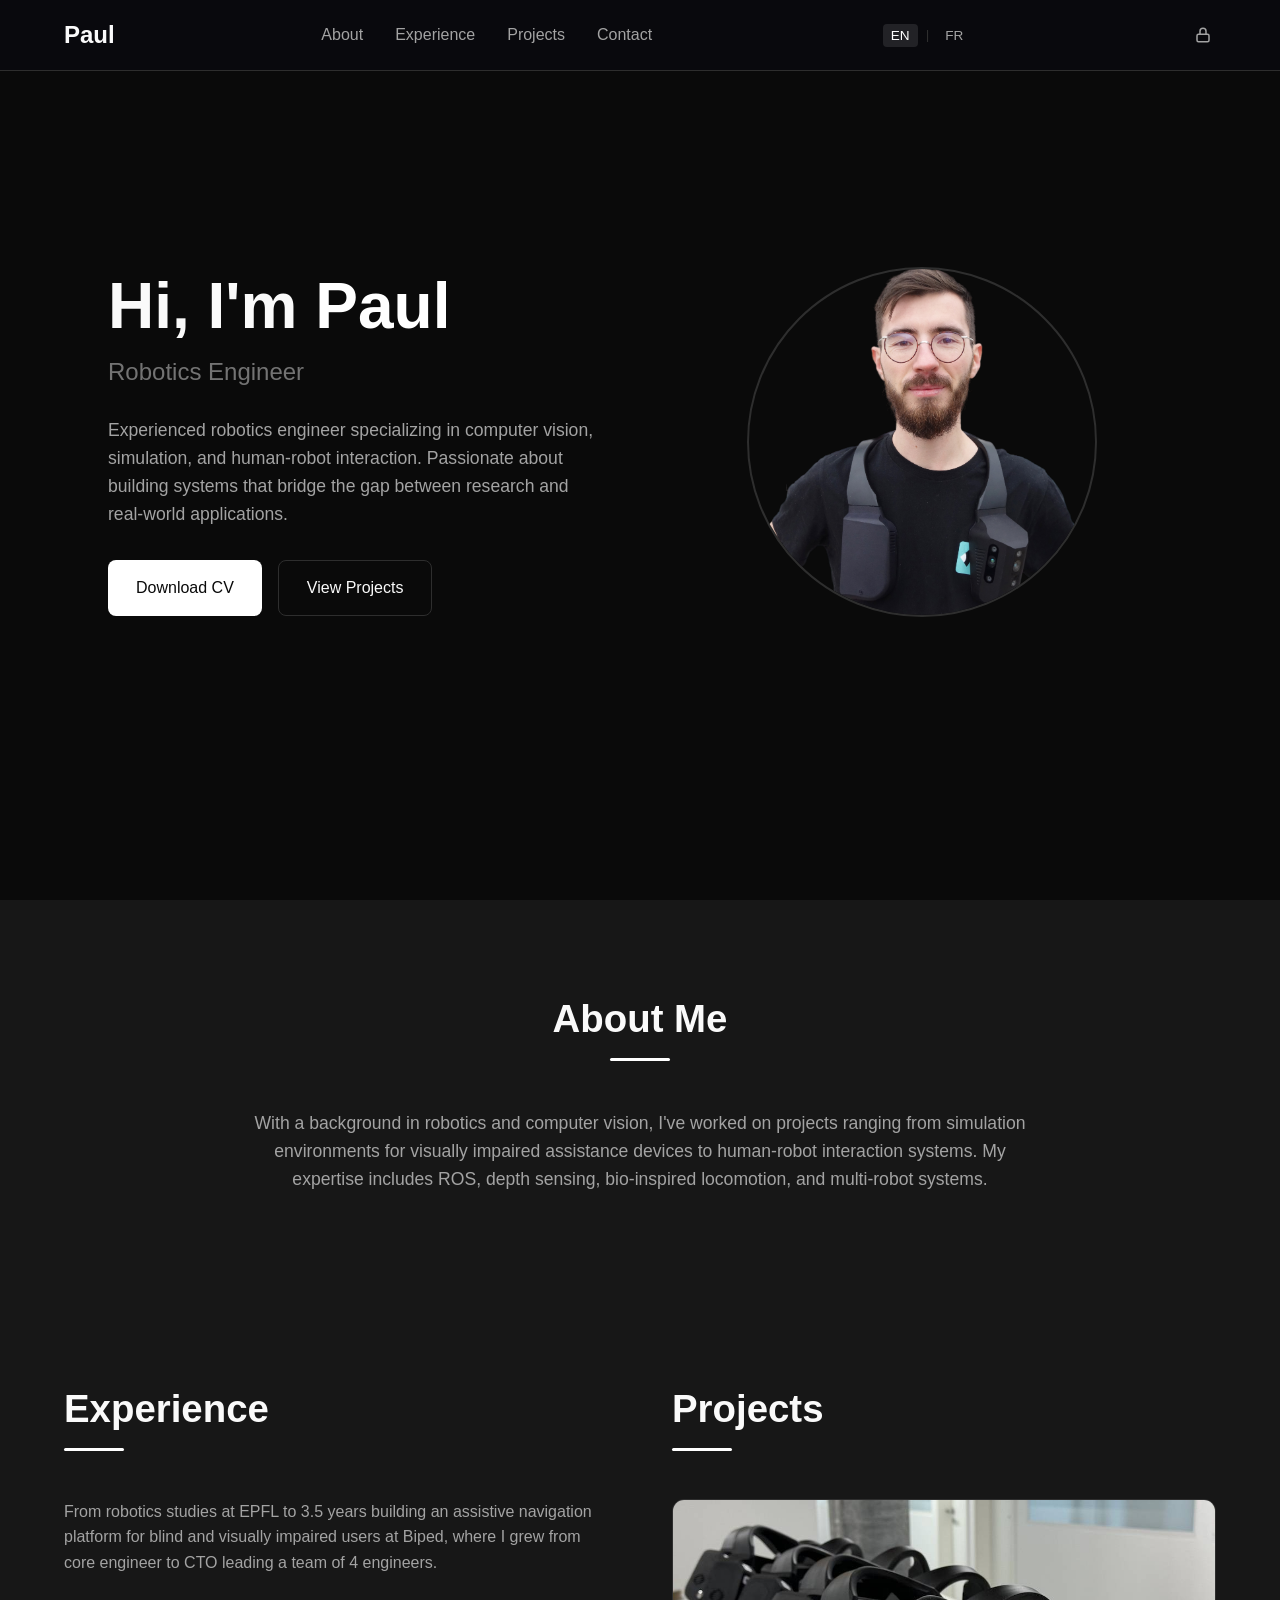
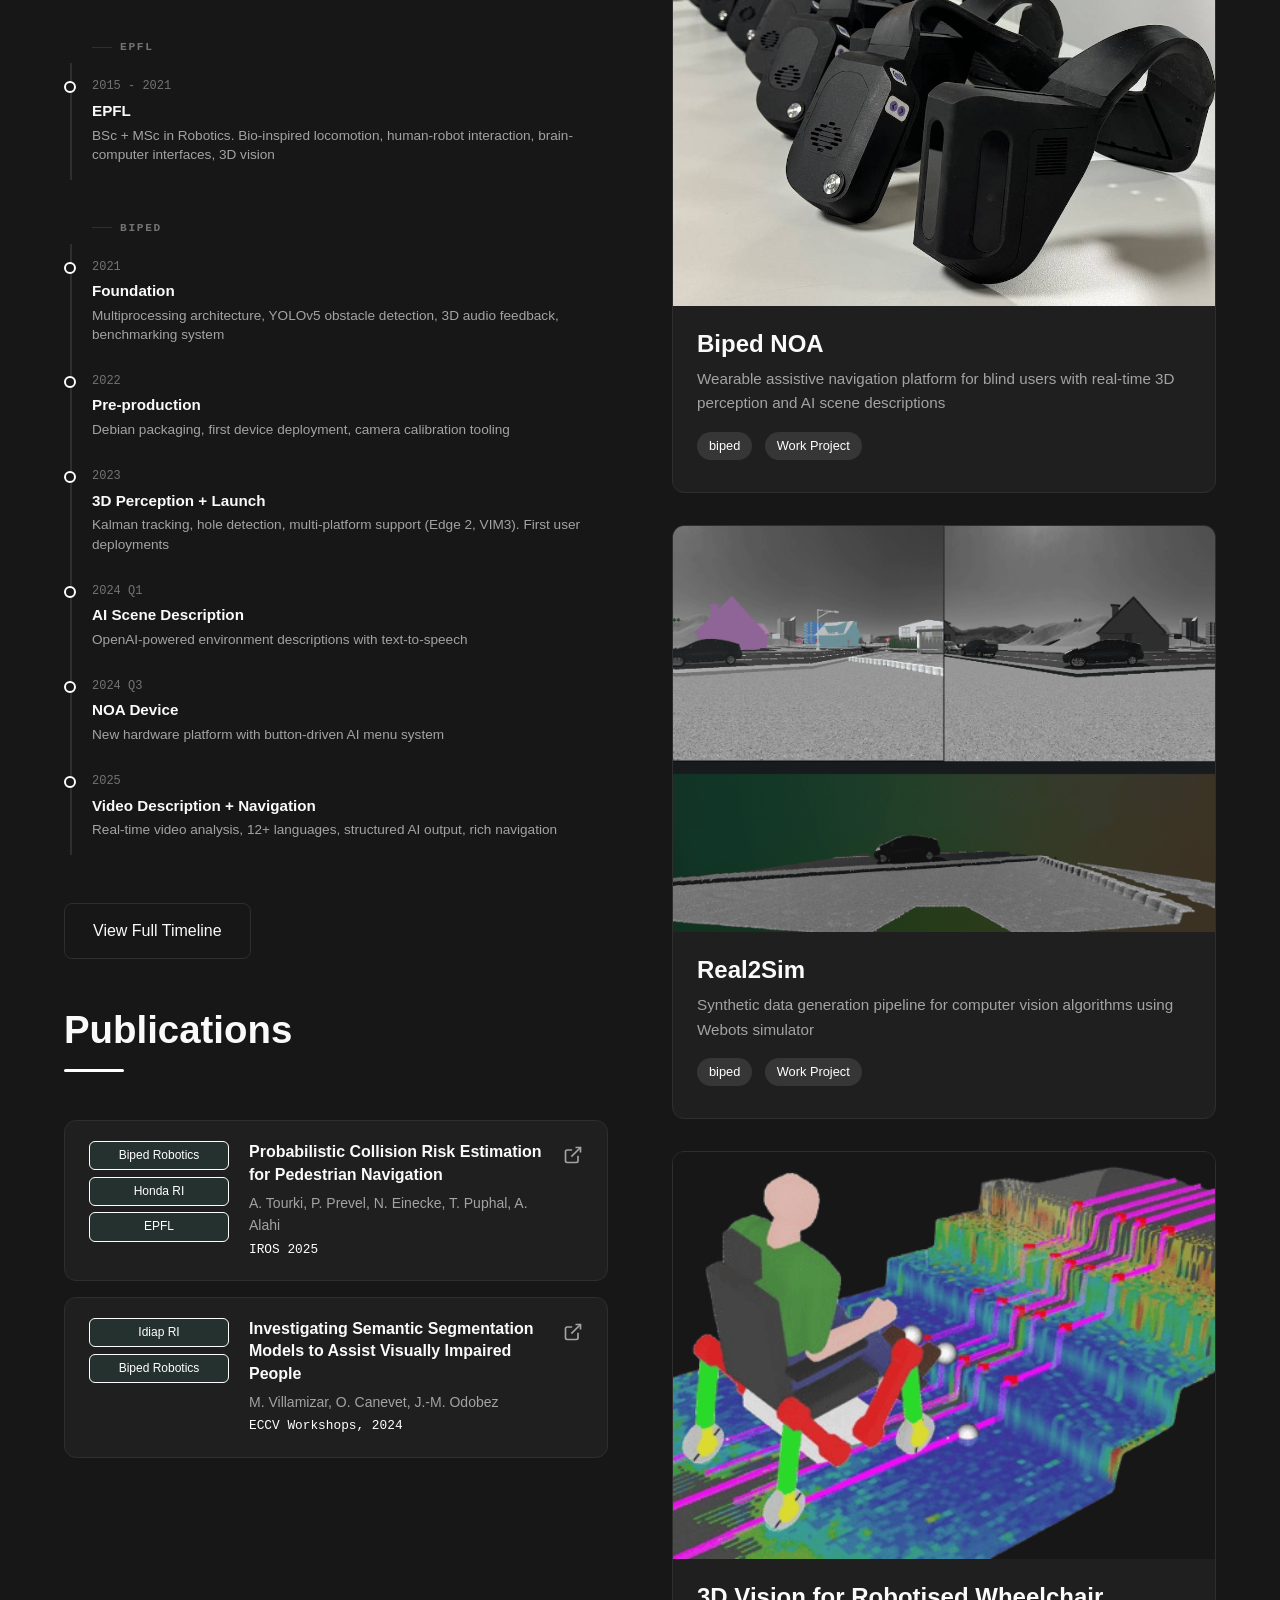
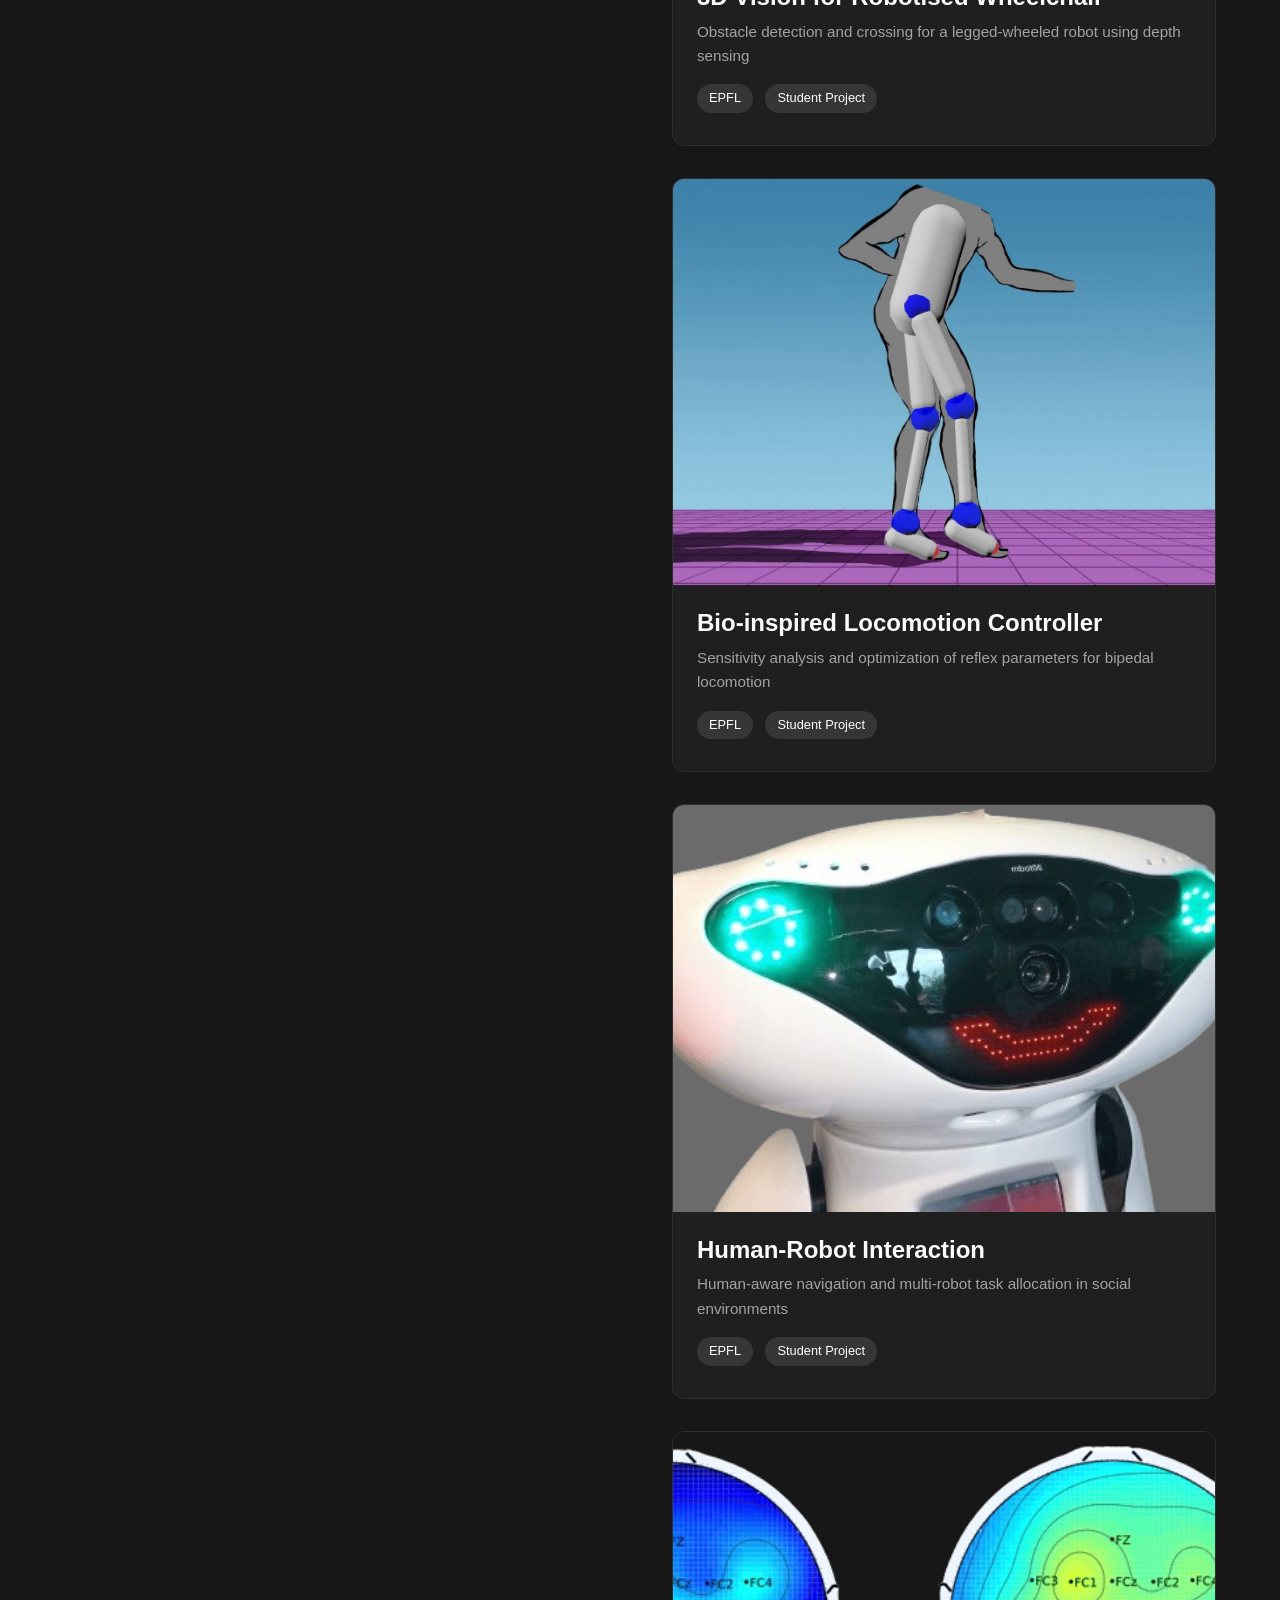
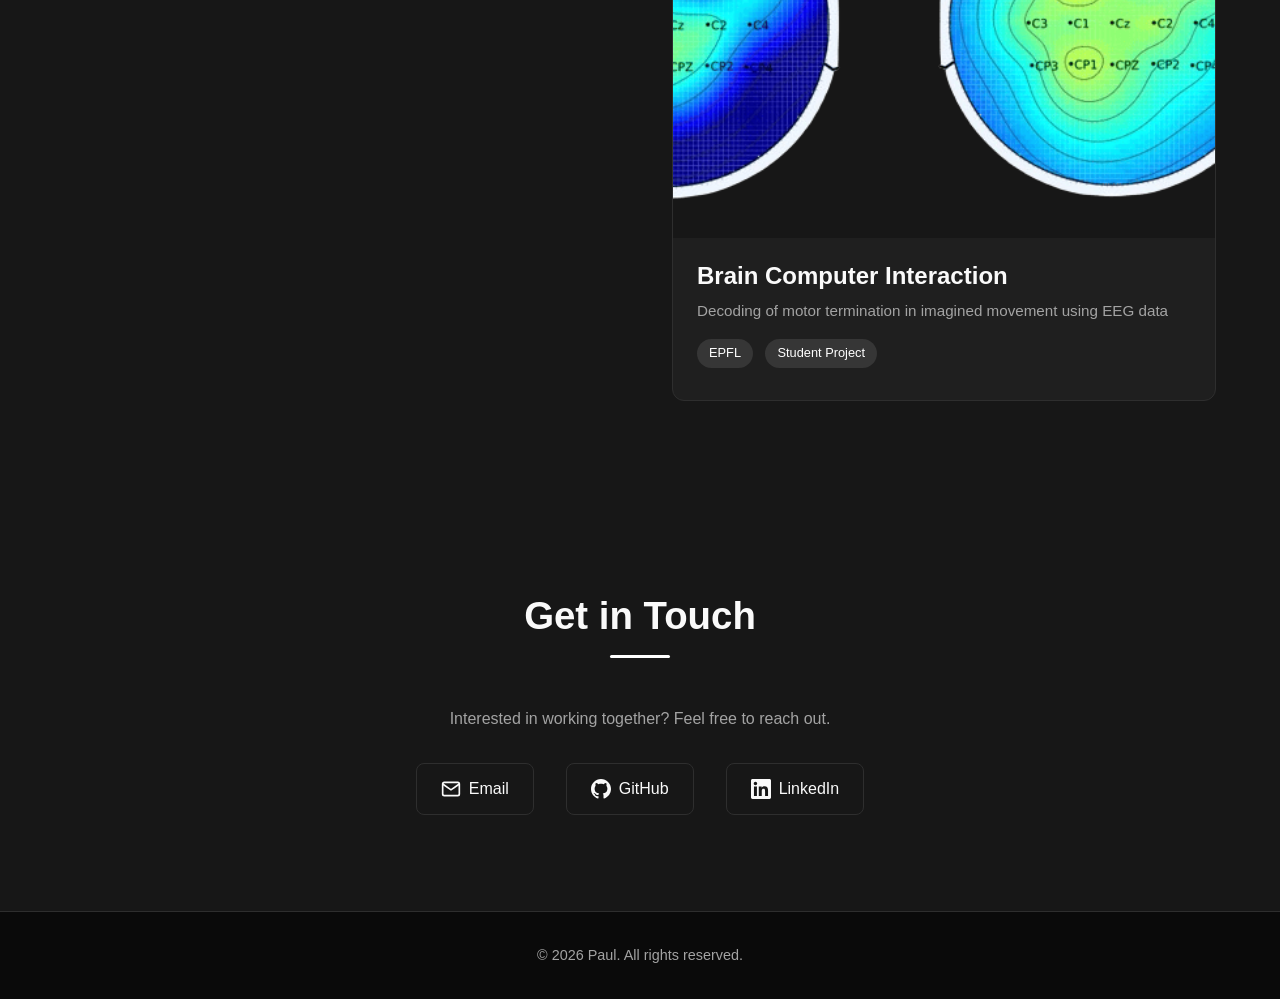
<file: index.html>
<!DOCTYPE html>
<html lang="en">
<head>
    <meta charset="UTF-8">
    <meta name="viewport" content="width=device-width, initial-scale=1.0">
    <title>Paul | Robotics Engineer</title>
    <link rel="icon" type="image/svg+xml" href="favicon.svg">
    <link rel="stylesheet" href="css/style.css">
</head>
<body>
    <nav class="navbar">
        <div class="nav-container">
            <a href="index.html" class="nav-logo">Paul</a>
            <ul class="nav-links">
                <li><a href="#about" data-i18n="nav.about">About</a></li>
                <li><a href="#experience" data-i18n="nav.experience">Experience</a></li>
                <li><a href="#projects" data-i18n="nav.projects">Projects</a></li>
                <li><a href="#contact" data-i18n="nav.contact">Contact</a></li>
            </ul>
            <div class="lang-switcher">
                <button data-lang="en">EN</button>
                <span class="lang-divider">|</span>
                <button data-lang="fr">FR</button>
            </div>
            <button class="nav-toggle" aria-label="Toggle navigation">
                <span></span>
                <span></span>
                <span></span>
            </button>
        </div>
    </nav>

    <main>
        <section id="hero" class="hero">
            <div class="hero-content">
                <div class="hero-text">
                    <h1><span data-i18n="hero.greeting">Hi, I'm</span> <span class="highlight">Paul</span></h1>
                    <p class="tagline" data-i18n="hero.tagline">Robotics Engineer</p>
                    <p class="intro" data-i18n="hero.intro">
                        Experienced robotics engineer specializing in computer vision,
                        simulation, and human-robot interaction. Passionate about building
                        systems that bridge the gap between research and real-world applications.
                    </p>
                    <div class="hero-cta">
                        <a href="assets/paul_prevel_cv_en.pdf" class="btn btn-primary" target="_blank" data-i18n="hero.downloadCv" data-i18n-href="hero.downloadCvFile">Download CV</a>
                        <a href="#projects" class="btn btn-secondary" data-i18n="hero.viewProjects">View Projects</a>
                    </div>
                </div>
                <div class="hero-image">
                    <img src="assets/images/profile-2.png" alt="Paul Prevel" class="profile-photo" data-i18n-alt="hero.photoAlt">
                </div>
            </div>
        </section>

        <section id="about" class="about">
            <div class="container">
                <h2 data-i18n="about.title">About Me</h2>
                <p data-i18n="about.content">
                    With a background in robotics and computer vision, I've worked on projects
                    ranging from simulation environments for visually impaired assistance devices
                    to human-robot interaction systems. My expertise includes ROS, depth sensing,
                    bio-inspired locomotion, and multi-robot systems.
                </p>
            </div>
        </section>

        <section id="experience" class="experience">
            <div class="container">
                <div class="experience-layout">
                    <div class="experience-left" id="timeline">
                        <h2 data-i18n="experience.title">Experience</h2>
                        <p class="experience-intro" data-i18n="experience.intro">
                            From robotics studies at EPFL to 3.5 years building an assistive navigation platform for blind and visually impaired users at Biped, where I grew from core engineer to CTO leading a team of 4 engineers.
                        </p>
                        <div class="timeline-strip">
                            <div class="timeline-group">
                                <div class="timeline-group-label" data-i18n="experience.groupEpfl">EPFL</div>
                                <div class="timeline-node">
                                    <div class="timeline-dot"></div>
                                    <div>
                                        <div class="timeline-date">2015 - 2021</div>
                                        <div class="timeline-label" data-i18n="experience.t0Label">EPFL</div>
                                        <div class="timeline-desc" data-i18n="experience.t0Desc">BSc + MSc in Robotics. Bio-inspired locomotion, human-robot interaction, brain-computer interfaces, 3D vision</div>
                                    </div>
                                </div>
                            </div>

                            <div class="timeline-group">
                                <div class="timeline-group-label" data-i18n="experience.groupBiped">Biped</div>
                                <div class="timeline-node">
                                    <div class="timeline-dot"></div>
                                    <div>
                                        <div class="timeline-date">2021</div>
                                        <div class="timeline-label" data-i18n="experience.t05Label">Foundation</div>
                                        <div class="timeline-desc" data-i18n="experience.t05Desc">Multiprocessing architecture, YOLOv5 obstacle detection, 3D audio feedback, benchmarking system</div>
                                    </div>
                                </div>
                                <div class="timeline-node">
                                    <div class="timeline-dot"></div>
                                    <div>
                                        <div class="timeline-date">2022</div>
                                        <div class="timeline-label" data-i18n="experience.t1Label">Pre-production</div>
                                        <div class="timeline-desc" data-i18n="experience.t1Desc">Debian packaging, first device deployment, camera calibration tooling</div>
                                    </div>
                                </div>
                                <div class="timeline-node">
                                    <div class="timeline-dot"></div>
                                    <div>
                                        <div class="timeline-date">2023</div>
                                        <div class="timeline-label" data-i18n="experience.t2Label">3D Perception + Launch</div>
                                        <div class="timeline-desc" data-i18n="experience.t2Desc">Kalman tracking, hole detection, multi-platform support (Edge 2, VIM3). First user deployments</div>
                                    </div>
                                </div>
                                <div class="timeline-node">
                                    <div class="timeline-dot"></div>
                                    <div>
                                        <div class="timeline-date">2024 Q1</div>
                                        <div class="timeline-label" data-i18n="experience.t3Label">AI Scene Description</div>
                                        <div class="timeline-desc" data-i18n="experience.t3Desc">OpenAI-powered environment descriptions with text-to-speech</div>
                                    </div>
                                </div>
                                <div class="timeline-node">
                                    <div class="timeline-dot"></div>
                                    <div>
                                        <div class="timeline-date">2024 Q3</div>
                                        <div class="timeline-label" data-i18n="experience.t4Label">NOA Device</div>
                                        <div class="timeline-desc" data-i18n="experience.t4Desc">New hardware platform with button-driven AI menu system</div>
                                    </div>
                                </div>
                                <div class="timeline-node">
                                    <div class="timeline-dot"></div>
                                    <div>
                                        <div class="timeline-date">2025</div>
                                        <div class="timeline-label" data-i18n="experience.t5Label">Video Description + Navigation</div>
                                        <div class="timeline-desc" data-i18n="experience.t5Desc">Real-time video analysis, 12+ languages, structured AI output, rich navigation</div>
                                    </div>
                                </div>
                            </div>
                        </div>
                        <div class="timeline-cta">
                            <a href="projects/biped.html" class="btn btn-secondary" data-i18n="experience.cta">View Full Timeline</a>
                        </div>

                        <h2 class="publications-heading" data-i18n="publications.title">Publications</h2>
                        <div class="publication-list">
                            <a href="https://hri-eu.github.io/PedestrianNavigation/" target="_blank" class="publication-item">
                                <div class="publication-affiliations">
                                    <span class="affiliation-badge">Biped Robotics</span>
                                    <span class="affiliation-badge">Honda RI</span>
                                    <span class="affiliation-badge">EPFL</span>
                                </div>
                                <div class="publication-body">
                                    <h3 data-i18n="publications.pub1.title">Probabilistic Collision Risk Estimation for Pedestrian Navigation</h3>
                                    <p class="publication-authors" data-i18n="publications.pub1.authors">A. Tourki, P. Prevel, N. Einecke, T. Puphal, A. Alahi</p>
                                    <p class="publication-venue" data-i18n="publications.pub1.venue">arXiv, 2025</p>
                                </div>
                                <svg class="publication-link-icon" width="20" height="20" viewBox="0 0 24 24" fill="none" stroke="currentColor" stroke-width="2">
                                    <path d="M18 13v6a2 2 0 0 1-2 2H5a2 2 0 0 1-2-2V8a2 2 0 0 1 2-2h6"/>
                                    <polyline points="15 3 21 3 21 9"/>
                                    <line x1="10" y1="14" x2="21" y2="3"/>
                                </svg>
                            </a>
                            <a href="https://publications.idiap.ch/publications/show/5462" target="_blank" class="publication-item">
                                <div class="publication-affiliations">
                                    <span class="affiliation-badge">Idiap RI</span>
                                    <span class="affiliation-badge">Biped Robotics</span>
                                </div>
                                <div class="publication-body">
                                    <h3 data-i18n="publications.pub2.title">Investigating Semantic Segmentation Models to Assist Visually Impaired People</h3>
                                    <p class="publication-authors" data-i18n="publications.pub2.authors">M. Villamizar, O. Canevet, J.-M. Odobez</p>
                                    <p class="publication-venue" data-i18n="publications.pub2.venue">ECCV Workshops, 2024</p>
                                </div>
                                <svg class="publication-link-icon" width="20" height="20" viewBox="0 0 24 24" fill="none" stroke="currentColor" stroke-width="2">
                                    <path d="M18 13v6a2 2 0 0 1-2 2H5a2 2 0 0 1-2-2V8a2 2 0 0 1 2-2h6"/>
                                    <polyline points="15 3 21 3 21 9"/>
                                    <line x1="10" y1="14" x2="21" y2="3"/>
                                </svg>
                            </a>
                        </div>
                    </div>

                    <div class="experience-right" id="projects">
                        <h2 data-i18n="projects.title">Projects</h2>
                        <div class="project-grid">
                    <a href="projects/biped.html" class="project-card">
                        <div class="project-image">
                            <img src="assets/images/devices_1760717317499-BefpVCs4.jpg" alt="Biped NOA devices">
                        </div>
                        <div class="project-info">
                            <h3 data-i18n="projects.biped.cardTitle">Biped NOA</h3>
                            <p data-i18n="projects.biped.cardDesc">Wearable assistive navigation platform for blind users with real-time 3D perception and AI scene descriptions</p>
                            <span class="project-tag" data-i18n="tags.biped">biped</span>
                            <span class="project-tag" data-i18n="tags.workProject">Work Project</span>
                        </div>
                    </a>

                    <a href="projects/real2sim.html" class="project-card">
                        <div class="project-image">
                            <img src="assets/images/webots_example.png" alt="Real2Sim Project">
                        </div>
                        <div class="project-info">
                            <h3 data-i18n="projects.real2sim.title">Real2Sim</h3>
                            <p data-i18n="projects.real2sim.description">Synthetic data generation pipeline for computer vision algorithms using Webots simulator</p>
                            <span class="project-tag" data-i18n="tags.biped">biped</span>
                            <span class="project-tag" data-i18n="tags.workProject">Work Project</span>
                        </div>
                    </a>

                    <a href="projects/lws.html" class="project-card">
                        <div class="project-image">
                            <img src="assets/images/lws_cover.png" alt="Legged-Wheeled Robot">
                        </div>
                        <div class="project-info">
                            <h3 data-i18n="projects.lws.title">3D Vision for Robotised Wheelchair</h3>
                            <p data-i18n="projects.lws.description">Obstacle detection and crossing for a legged-wheeled robot using depth sensing</p>
                            <span class="project-tag" data-i18n="tags.epfl">EPFL</span>
                            <span class="project-tag" data-i18n="tags.studentProject">Student Project</span>
                        </div>
                    </a>

                    <a href="projects/geyeropt.html" class="project-card">
                        <div class="project-image">
                            <img src="assets/images/biorob_cover.jpg" alt="Bio-inspired Locomotion">
                        </div>
                        <div class="project-info">
                            <h3 data-i18n="projects.geyeropt.title">Bio-inspired Locomotion Controller</h3>
                            <p data-i18n="projects.geyeropt.description">Sensitivity analysis and optimization of reflex parameters for bipedal locomotion</p>
                            <span class="project-tag" data-i18n="tags.epfl">EPFL</span>
                            <span class="project-tag" data-i18n="tags.studentProject">Student Project</span>
                        </div>
                    </a>

                    <a href="projects/hri.html" class="project-card">
                        <div class="project-image">
                            <img src="assets/images/hri_monarch.png" alt="Human-Robot Interaction">
                        </div>
                        <div class="project-info">
                            <h3 data-i18n="projects.hri.title">Human-Robot Interaction</h3>
                            <p data-i18n="projects.hri.description">Human-aware navigation and multi-robot task allocation in social environments</p>
                            <span class="project-tag" data-i18n="tags.epfl">EPFL</span>
                            <span class="project-tag" data-i18n="tags.studentProject">Student Project</span>
                        </div>
                    </a>

                    <a href="projects/bci.html" class="project-card">
                        <div class="project-image">
                            <img src="assets/images/bci_rebound.png" alt="Brain Computer Interface">
                        </div>
                        <div class="project-info">
                            <h3 data-i18n="projects.bci.title">Brain Computer Interaction</h3>
                            <p data-i18n="projects.bci.description">Decoding of motor termination in imagined movement using EEG data</p>
                            <span class="project-tag" data-i18n="tags.epfl">EPFL</span>
                            <span class="project-tag" data-i18n="tags.studentProject">Student Project</span>
                        </div>
                    </a>

                    <div class="gated" data-gated="home-cards">
                        <script type="application/octet-stream" class="gated-payload">
                    mG85WV0MWlRjDoMElx8aTV+VRa8fJPfaaVgxgd62N6VKc25DnqwOil/Ij1nD0CW/Hxqa9l3IMsJ+1zIvi8//dzuGHOi+8GSo45oZRQUpjErnSEXVTEoD0PlaVC5vZ4hI0lDSEZPl4WCie6WU/FOFGhDFrcR518JicUfk5cfGqQIY3DUGReFJkTPd5QM1BQHw5+yDYcb9BwAQaMNU8d4JaCwJPsrkmVmQWC2/9/[base64]/0ZRDlZfzResPIQZOg6zigGS0wRhFSHhLGCAtqUB7IdwBAFdnSSOTW8bNXIsq2SH59/EX3Ikm7O2BrqwIdCqUlUAkKnMV35J587a/ov4BQOp4sJiNgc/[base64]/b4MrAYMELq85mocJnGlpeLUqkO/6FOJ60sKrff9zuc4lUqrYM08/JCe81mxdpvxw3npDFQ9F9+X3gn8Z24SO6bsdvI7TN6m/c3CqV+KG84CSpuCBxKWZ7otKlm6NRmdtdrhIULTIhz29gsQVSSK2iydi1FAC+3XEEIyMiw9UeU4YBg4ukeX7ykDPqrKJj1tqcuRXjGn1soSAjCW4z6KVuHMCWOrm5PKa4N9sP/epYL/cblWB4YFs2I3aIaFcNbBX2N2/DmsmCPBwVEHSqiVf4UhAwux/yoQPI5BuweNWJyVos9/e9K5APjQ6rjv3mFJWriDOwnFjVMJTbgGNT0ZPXscaBfAXHNAtmKhWbgEyALMcKle2jKxeEySchNW3B9toszcf6hRsp4d39+wgVbybSA7owD3C5yUxBg3gYcgmu7/+1qLuTPoP2op5OE8ZOFcEdszhD8hjBwtWXh9SGgpNqKBrjM8yYFsMualFbt3hdwhi1bCkNLsXA6QeYCpdolShoICO0W1bYw9wNyVCU4FpvAbgIgyPmOZ5ZylJLyN7QkBWWOFZPykldyjfSjwF0uEzjff46ySwQuVg2xjWOQElkKTkPRcP+ftXkywZNj2JUK2/BMUMhbkZlSgtBsoKgoGQtR6w==
                        </script>
                    </div>
                        </div>
                    </div>
                </div>
            </div>
        </section>


        <section id="contact" class="contact">
            <div class="container">
                <h2 data-i18n="contact.title">Get in Touch</h2>
                <p data-i18n="contact.subtitle">Interested in working together? Feel free to reach out.</p>
                <div class="contact-links">
                    <a href="mailto:paul.prevel@protonmail.com" class="contact-link">
                        <svg viewBox="0 0 24 24" fill="none" stroke="currentColor" stroke-width="2">
                            <path d="M4 4h16c1.1 0 2 .9 2 2v12c0 1.1-.9 2-2 2H4c-1.1 0-2-.9-2-2V6c0-1.1.9-2 2-2z"/>
                            <polyline points="22,6 12,13 2,6"/>
                        </svg>
                        <span data-i18n="contact.email">Email</span>
                    </a>
                    <a href="https://github.com/Polymere" class="contact-link" target="_blank">
                        <svg viewBox="0 0 24 24" fill="currentColor">
                            <path d="M12 0c-6.626 0-12 5.373-12 12 0 5.302 3.438 9.8 8.207 11.387.599.111.793-.261.793-.577v-2.234c-3.338.726-4.033-1.416-4.033-1.416-.546-1.387-1.333-1.756-1.333-1.756-1.089-.745.083-.729.083-.729 1.205.084 1.839 1.237 1.839 1.237 1.07 1.834 2.807 1.304 3.492.997.107-.775.418-1.305.762-1.604-2.665-.305-5.467-1.334-5.467-5.931 0-1.311.469-2.381 1.236-3.221-.124-.303-.535-1.524.117-3.176 0 0 1.008-.322 3.301 1.23.957-.266 1.983-.399 3.003-.404 1.02.005 2.047.138 3.006.404 2.291-1.552 3.297-1.23 3.297-1.23.653 1.653.242 2.874.118 3.176.77.84 1.235 1.911 1.235 3.221 0 4.609-2.807 5.624-5.479 5.921.43.372.823 1.102.823 2.222v3.293c0 .319.192.694.801.576 4.765-1.589 8.199-6.086 8.199-11.386 0-6.627-5.373-12-12-12z"/>
                        </svg>
                        <span data-i18n="contact.github">GitHub</span>
                    </a>
                    <a href="https://www.linkedin.com/in/paul-prevel-060b3471/" class="contact-link" target="_blank">
                        <svg viewBox="0 0 24 24" fill="currentColor">
                            <path d="M20.447 20.452h-3.554v-5.569c0-1.328-.027-3.037-1.852-3.037-1.853 0-2.136 1.445-2.136 2.939v5.667H9.351V9h3.414v1.561h.046c.477-.9 1.637-1.85 3.37-1.85 3.601 0 4.267 2.37 4.267 5.455v6.286zM5.337 7.433c-1.144 0-2.063-.926-2.063-2.065 0-1.138.92-2.063 2.063-2.063 1.14 0 2.064.925 2.064 2.063 0 1.139-.925 2.065-2.064 2.065zm1.782 13.019H3.555V9h3.564v11.452zM22.225 0H1.771C.792 0 0 .774 0 1.729v20.542C0 23.227.792 24 1.771 24h20.451C23.2 24 24 23.227 24 22.271V1.729C24 .774 23.2 0 22.222 0h.003z"/>
                        </svg>
                        <span data-i18n="contact.linkedin">LinkedIn</span>
                    </a>
                </div>
            </div>
        </section>
    </main>

    <footer class="footer">
        <div class="container">
            <p>&copy; <span data-i18n="footer.copyright">2026 Paul. All rights reserved.</span></p>
        </div>
    </footer>

    <script src="js/i18n.js"></script>
    <script src="js/gate.js"></script>
    <script src="js/main.js"></script>
</body>
</html>
</file>
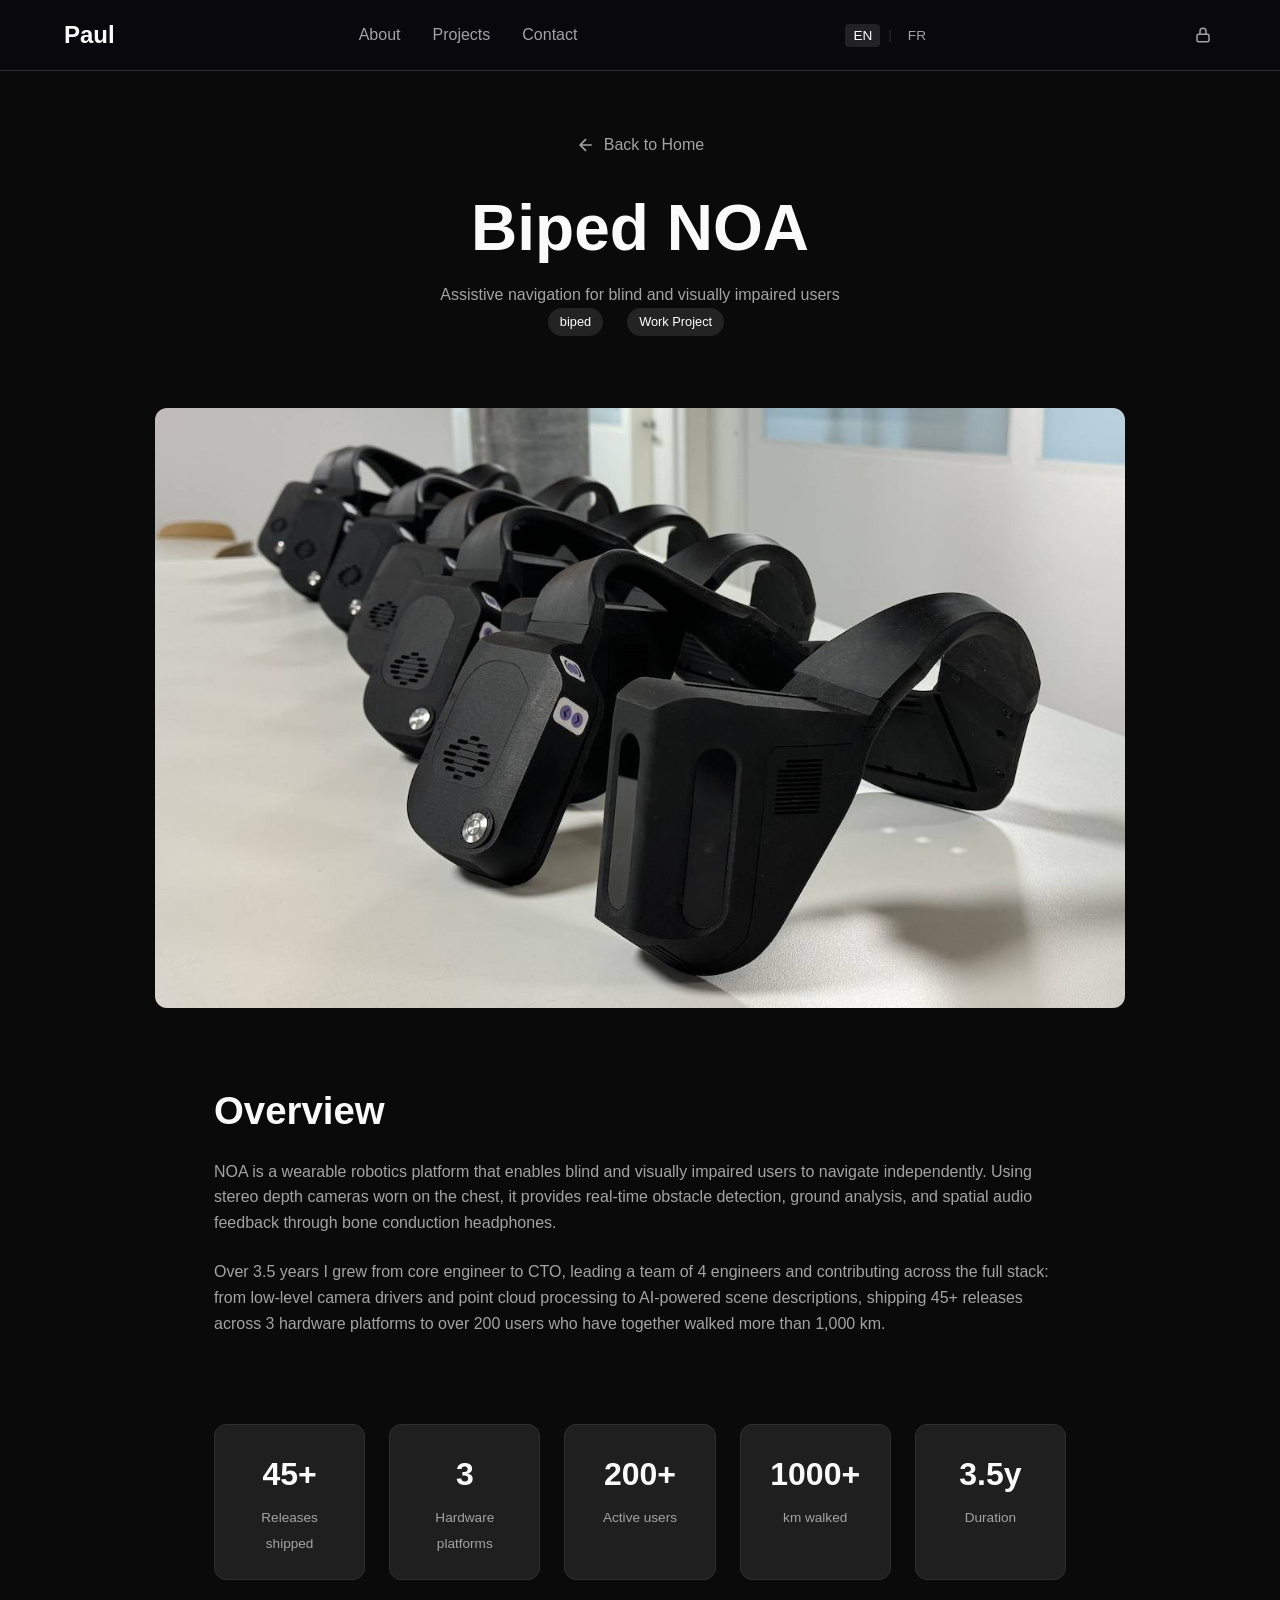
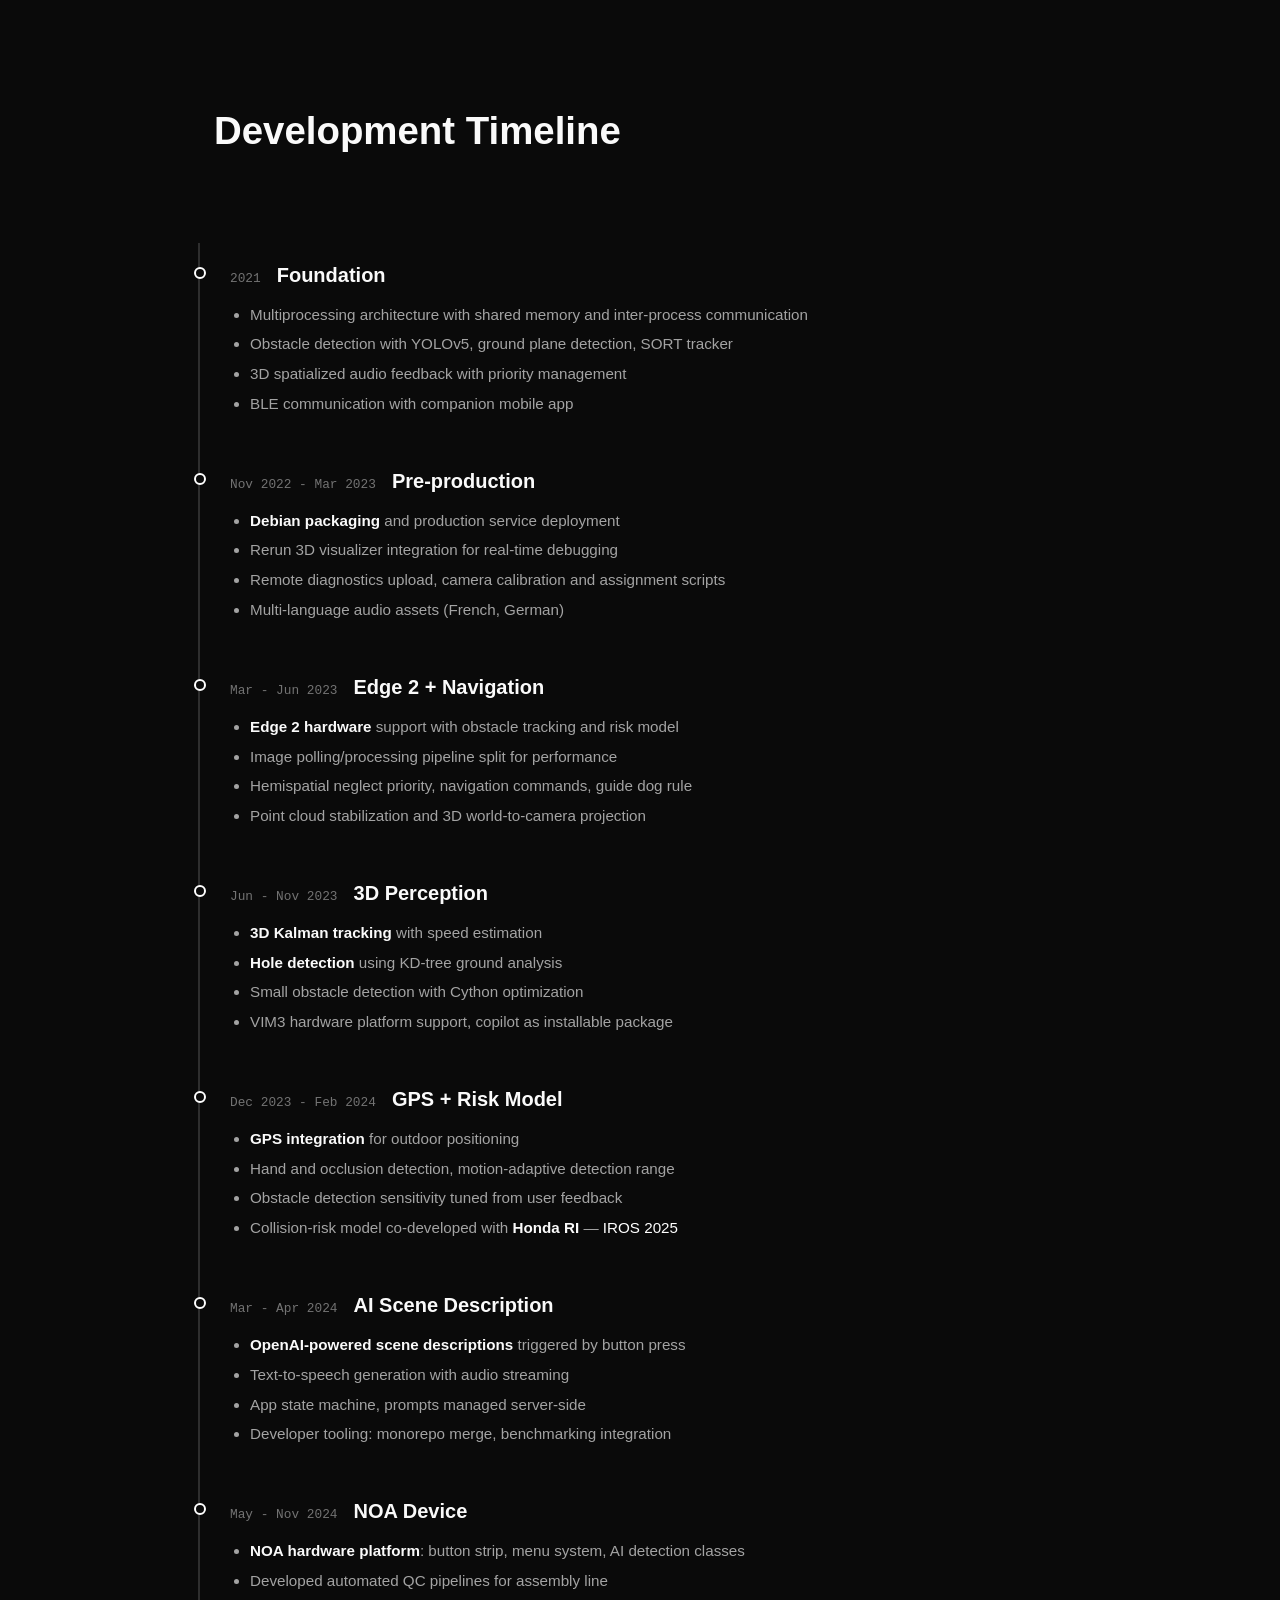
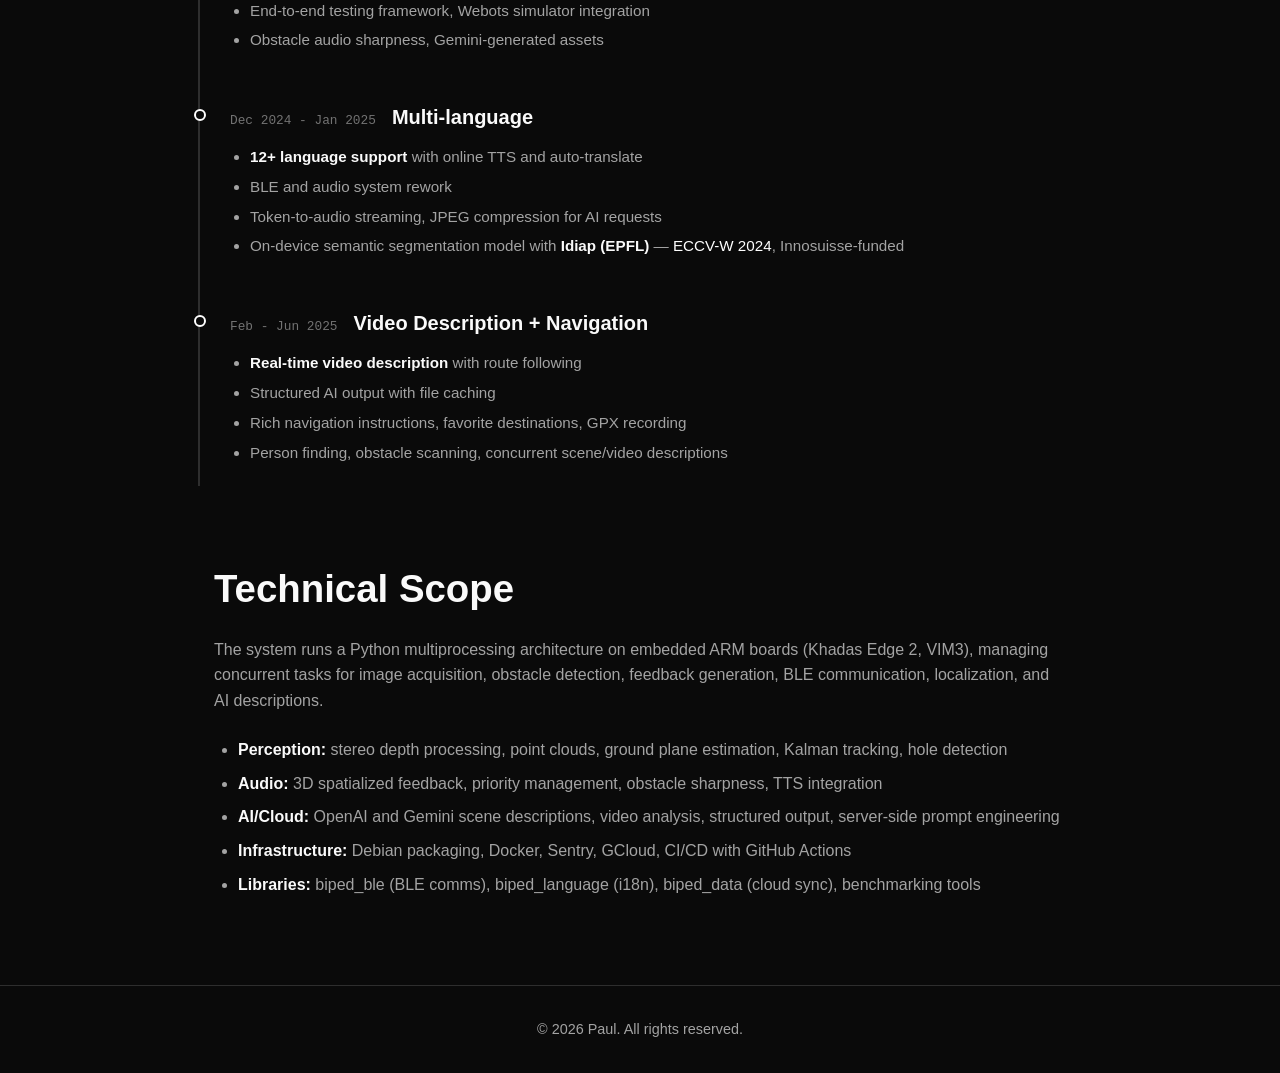
<file: projects/biped.html>
<!DOCTYPE html>
<html lang="en">
<head>
    <meta charset="UTF-8">
    <meta name="viewport" content="width=device-width, initial-scale=1.0">
    <title>Biped NOA | Paul - Robotics Engineer</title>
    <link rel="icon" type="image/svg+xml" href="../favicon.svg">
    <link rel="stylesheet" href="../css/style.css">
</head>
<body>
    <nav class="navbar">
        <div class="nav-container">
            <a href="../index.html" class="nav-logo">Paul</a>
            <ul class="nav-links">
                <li><a href="../index.html#about" data-i18n="nav.about">About</a></li>
                <li><a href="../index.html#projects" data-i18n="nav.projects">Projects</a></li>
                <li><a href="../index.html#contact" data-i18n="nav.contact">Contact</a></li>
            </ul>
            <div class="lang-switcher">
                <button data-lang="en">EN</button>
                <span class="lang-divider">|</span>
                <button data-lang="fr">FR</button>
            </div>
            <button class="nav-toggle" aria-label="Toggle navigation">
                <span></span>
                <span></span>
                <span></span>
            </button>
        </div>
    </nav>

    <main class="project-page">
        <div class="project-header">
            <a href="../index.html#projects" class="back-link">
                <svg width="20" height="20" viewBox="0 0 24 24" fill="none" stroke="currentColor" stroke-width="2">
                    <path d="M19 12H5M12 19l-7-7 7-7"/>
                </svg>
                <span data-i18n="projects.backToHome">Back to Home</span>
            </a>
            <h1 data-i18n="projects.biped.title">Biped NOA</h1>
            <p style="color: var(--color-text-muted); margin-top: 0.5rem;" data-i18n="projects.biped.subtitle">
                Assistive navigation for blind and visually impaired users
            </p>
            <div class="project-meta">
                <span class="project-tag" data-i18n="tags.biped">biped</span>
                <span class="project-tag" data-i18n="tags.workProject">Work Project</span>
            </div>
        </div>

        <img src="../assets/images/devices_1760717317499-BefpVCs4.jpg" alt="Biped NOA devices" class="project-hero-image">

        <div class="project-content">
            <h2 data-i18n="projects.biped.overview">Overview</h2>
            <p data-i18n="projects.biped.overviewP1">
                NOA is a wearable robotics platform that enables blind and visually impaired users
                to navigate independently. Using stereo depth cameras worn on the chest, it provides real-time
                obstacle detection, ground analysis, and spatial audio feedback through bone conduction headphones.
            </p>
            <p data-i18n="projects.biped.overviewP2">
                Over 3.5 years I grew from core engineer to CTO, leading a team of 4 engineers and contributing across the full stack: from low-level camera
                drivers and point cloud processing to AI-powered scene descriptions,
                shipping 45+ releases across 3 hardware platforms to over 200 users who have together walked more than 1,000 km.
            </p>
        </div>

        <div class="project-stats">
            <div class="stat-card">
                <span class="stat-value">45+</span>
                <span class="stat-label" data-i18n="projects.biped.statReleases">Releases shipped</span>
            </div>
            <div class="stat-card">
                <span class="stat-value">3</span>
                <span class="stat-label" data-i18n="projects.biped.statPlatforms">Hardware platforms</span>
            </div>
            <div class="stat-card">
                <span class="stat-value">200+</span>
                <span class="stat-label" data-i18n="projects.biped.statUsers">Active users</span>
            </div>
            <div class="stat-card">
                <span class="stat-value">1000+</span>
                <span class="stat-label" data-i18n="projects.biped.statDistance">km walked</span>
            </div>
            <div class="stat-card">
                <span class="stat-value">3.5y</span>
                <span class="stat-label" data-i18n="projects.biped.statDuration">Duration</span>
            </div>
        </div>

        <div class="project-content">
            <h2 data-i18n="projects.biped.timelineTitle">Development Timeline</h2>
        </div>

        <div class="project-timeline">
            <!-- Pre-1.0 -->
            <div class="timeline-era">
                <div class="era-header">
                    <span class="era-period">2021</span>
                    <span class="era-title" data-i18n="projects.biped.era0Title">Foundation</span>
                </div>
                <ul class="era-features">
                    <li data-i18n="projects.biped.era0F1">Multiprocessing architecture with shared memory and inter-process communication</li>
                    <li data-i18n="projects.biped.era0F2">Obstacle detection with YOLOv5, ground plane detection, SORT tracker</li>
                    <li data-i18n="projects.biped.era0F3">3D spatialized audio feedback with priority management</li>
                    <li data-i18n="projects.biped.era0F4">BLE communication with companion mobile app</li>
                </ul>
            </div>

            <!-- 1.0.x -->
            <div class="timeline-era">
                <div class="era-header">
                    <span class="era-period">Nov 2022 - Mar 2023</span>
                    <span class="era-title" data-i18n="projects.biped.era1Title">Pre-production</span>
                </div>
                <ul class="era-features">
                    <li data-i18n="projects.biped.era1F1" data-i18n-html><strong>Debian packaging</strong> and production service deployment</li>
                    <li data-i18n="projects.biped.era1F2">Rerun 3D visualizer integration for real-time debugging</li>
                    <li data-i18n="projects.biped.era1F3">Remote diagnostics upload, camera calibration and assignment scripts</li>
                    <li data-i18n="projects.biped.era1F4">Multi-language audio assets (French, German)</li>
                </ul>
            </div>

            <!-- 1.1-1.2 -->
            <div class="timeline-era">
                <div class="era-header">
                    <span class="era-period">Mar - Jun 2023</span>
                    <span class="era-title" data-i18n="projects.biped.era2Title">Edge 2 + Navigation</span>
                </div>
                <ul class="era-features">
                    <li data-i18n="projects.biped.era2F1" data-i18n-html><strong>Edge 2 hardware</strong> support with obstacle tracking and risk model</li>
                    <li data-i18n="projects.biped.era2F2">Image polling/processing pipeline split for performance</li>
                    <li data-i18n="projects.biped.era2F3">Hemispatial neglect priority, navigation commands, guide dog rule</li>
                    <li data-i18n="projects.biped.era2F4">Point cloud stabilization and 3D world-to-camera projection</li>
                </ul>
            </div>

            <!-- 1.3-1.5 -->
            <div class="timeline-era">
                <div class="era-header">
                    <span class="era-period">Jun - Nov 2023</span>
                    <span class="era-title" data-i18n="projects.biped.era3Title">3D Perception</span>
                </div>
                <ul class="era-features">
                    <li data-i18n="projects.biped.era3F1" data-i18n-html><strong>3D Kalman tracking</strong> with speed estimation</li>
                    <li data-i18n="projects.biped.era3F2" data-i18n-html><strong>Hole detection</strong> using KD-tree ground analysis</li>
                    <li data-i18n="projects.biped.era3F3">Small obstacle detection with Cython optimization</li>
                    <li data-i18n="projects.biped.era3F4">VIM3 hardware platform support, copilot as installable package</li>
                </ul>
            </div>

            <!-- 1.6-1.7 -->
            <div class="timeline-era">
                <div class="era-header">
                    <span class="era-period">Dec 2023 - Feb 2024</span>
                    <span class="era-title" data-i18n="projects.biped.era4Title">GPS + Risk Model</span>
                </div>
                <ul class="era-features">
                    <li data-i18n="projects.biped.era4F1" data-i18n-html><strong>GPS integration</strong> for outdoor positioning</li>
                    <li data-i18n="projects.biped.era4F3">Hand and occlusion detection, motion-adaptive detection range</li>
                    <li data-i18n="projects.biped.era4F4">Obstacle detection sensitivity tuned from user feedback</li>
                    <li data-i18n="projects.biped.era4F5" data-i18n-html>Collision-risk model co-developed with <strong>Honda RI</strong> &mdash; <a href="https://hri-eu.github.io/PedestrianNavigation/" target="_blank">IROS 2025</a></li>
                </ul>
            </div>

            <!-- 1.8 -->
            <div class="timeline-era">
                <div class="era-header">
                    <span class="era-period">Mar - Apr 2024</span>
                    <span class="era-title" data-i18n="projects.biped.era5Title">AI Scene Description</span>
                </div>
                <ul class="era-features">
                    <li data-i18n="projects.biped.era5F1" data-i18n-html><strong>OpenAI-powered scene descriptions</strong> triggered by button press</li>
                    <li data-i18n="projects.biped.era5F2">Text-to-speech generation with audio streaming</li>
                    <li data-i18n="projects.biped.era5F3">App state machine, prompts managed server-side</li>
                    <li data-i18n="projects.biped.era5F4">Developer tooling: monorepo merge, benchmarking integration</li>
                </ul>
            </div>

            <!-- 1.9 -->
            <div class="timeline-era">
                <div class="era-header">
                    <span class="era-period">May - Nov 2024</span>
                    <span class="era-title" data-i18n="projects.biped.era6Title">NOA Device</span>
                </div>
                <ul class="era-features">
                    <li data-i18n="projects.biped.era6F1" data-i18n-html><strong>NOA hardware platform</strong>: button strip, menu system, AI detection classes</li>
                    <li data-i18n="projects.biped.era6F2">Developed automated QC pipelines for assembly line</li>
                    <li data-i18n="projects.biped.era6F3">End-to-end testing framework, Webots simulator integration</li>
                    <li data-i18n="projects.biped.era6F4">Obstacle audio sharpness, Gemini-generated assets</li>
                </ul>
            </div>

            <!-- 1.10 -->
            <div class="timeline-era">
                <div class="era-header">
                    <span class="era-period">Dec 2024 - Jan 2025</span>
                    <span class="era-title" data-i18n="projects.biped.era7Title">Multi-language</span>
                </div>
                <ul class="era-features">
                    <li data-i18n="projects.biped.era7F1" data-i18n-html><strong>12+ language support</strong> with online TTS and auto-translate</li>
                    <li data-i18n="projects.biped.era7F3">BLE and audio system rework</li>
                    <li data-i18n="projects.biped.era7F4">Token-to-audio streaming, JPEG compression for AI requests</li>
                    <li data-i18n="projects.biped.era7F5" data-i18n-html>On-device semantic segmentation model with <strong>Idiap (EPFL)</strong> &mdash; <a href="https://publications.idiap.ch/publications/show/5462" target="_blank">ECCV-W 2024</a>, Innosuisse-funded</li>
                </ul>
            </div>

            <!-- 1.11-1.12 -->
            <div class="timeline-era">
                <div class="era-header">
                    <span class="era-period">Feb - Jun 2025</span>
                    <span class="era-title" data-i18n="projects.biped.era8Title">Video Description + Navigation</span>
                </div>
                <ul class="era-features">
                    <li data-i18n="projects.biped.era8F1" data-i18n-html><strong>Real-time video description</strong> with route following</li>
                    <li data-i18n="projects.biped.era8F2">Structured AI output with file caching</li>
                    <li data-i18n="projects.biped.era8F3">Rich navigation instructions, favorite destinations, GPX recording</li>
                    <li data-i18n="projects.biped.era8F4">Person finding, obstacle scanning, concurrent scene/video descriptions</li>
                </ul>
            </div>
        </div>

        <div class="project-content">
            <h2 data-i18n="projects.biped.techTitle">Technical Scope</h2>
            <p data-i18n="projects.biped.techP1">
                The system runs a Python multiprocessing architecture on embedded ARM boards (Khadas Edge 2, VIM3),
                managing concurrent tasks for image acquisition, obstacle detection, feedback generation,
                BLE communication, localization, and AI descriptions.
            </p>
            <ul>
                <li data-i18n="projects.biped.tech1" data-i18n-html><strong>Perception:</strong> stereo depth processing, point clouds, ground plane estimation, Kalman tracking, hole detection</li>
                <li data-i18n="projects.biped.tech2" data-i18n-html><strong>Audio:</strong> 3D spatialized feedback, priority management, obstacle sharpness, TTS integration</li>
                <li data-i18n="projects.biped.tech3" data-i18n-html><strong>AI/Cloud:</strong> OpenAI and Gemini scene descriptions, video analysis, structured output, server-side prompt engineering</li>
                <li data-i18n="projects.biped.tech4" data-i18n-html><strong>Infrastructure:</strong> Debian packaging, Docker, Sentry, GCloud, CI/CD with GitHub Actions</li>
                <li data-i18n="projects.biped.tech5" data-i18n-html><strong>Libraries:</strong> biped_ble (BLE comms), biped_language (i18n), biped_data (cloud sync), benchmarking tools</li>
            </ul>
        </div>
    </main>

    <footer class="footer">
        <div class="container">
            <p>&copy; <span data-i18n="footer.copyright">2026 Paul. All rights reserved.</span></p>
        </div>
    </footer>

    <script src="../js/i18n.js"></script>
    <script src="../js/gate.js"></script>
    <script src="../js/main.js"></script>
</body>
</html>
</file>
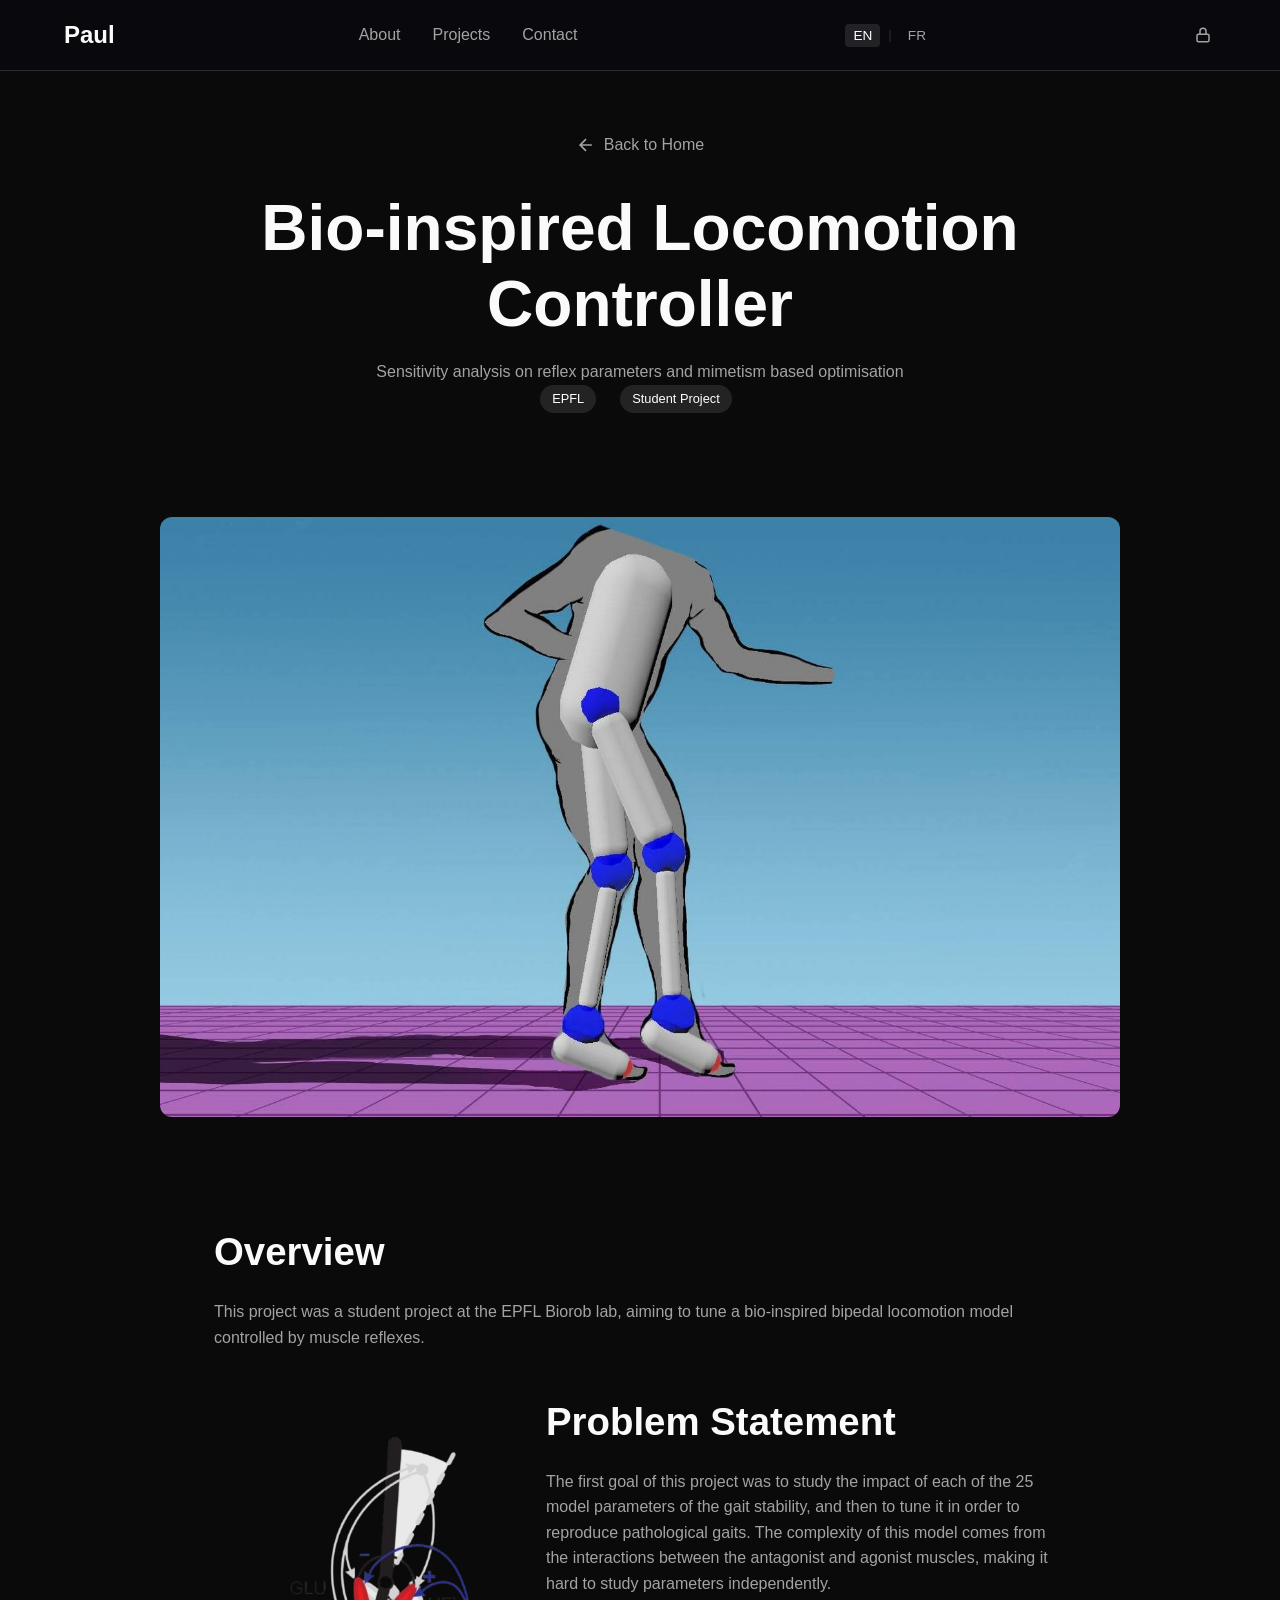
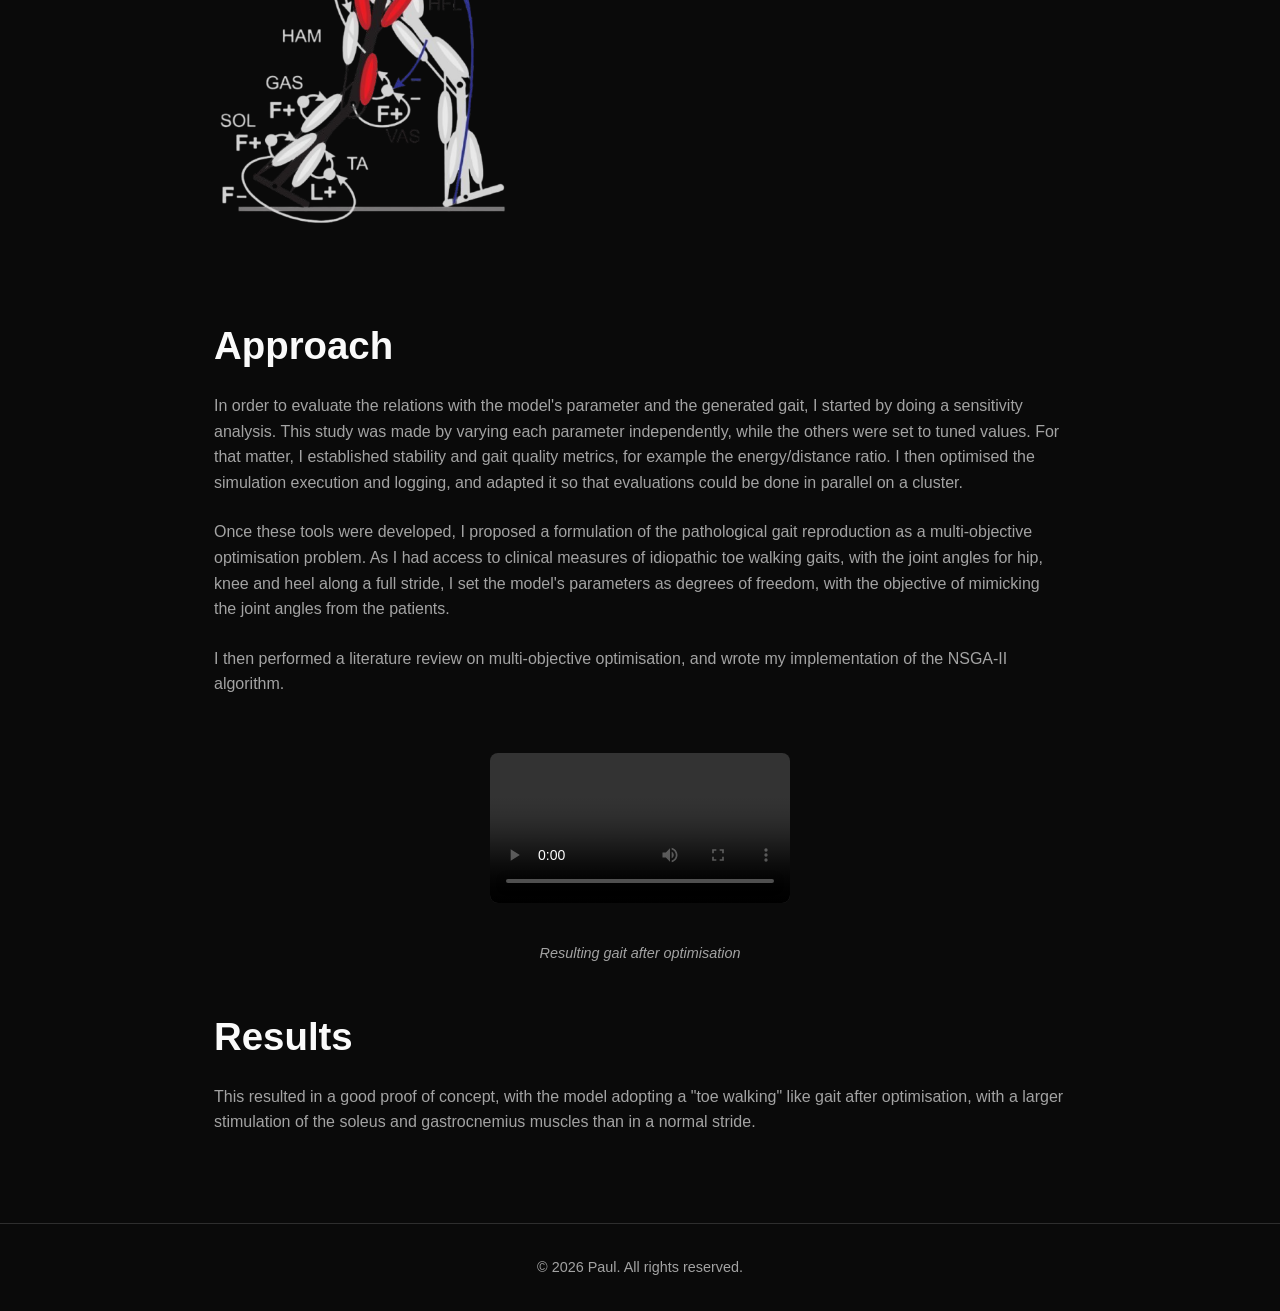
<file: projects/geyeropt.html>
<!DOCTYPE html>
<html lang="en">
<head>
    <meta charset="UTF-8">
    <meta name="viewport" content="width=device-width, initial-scale=1.0">
    <title>Bio-inspired Locomotion Controller | Paul - Robotics Engineer</title>
    <link rel="icon" type="image/svg+xml" href="../favicon.svg">
    <link rel="stylesheet" href="../css/style.css">
</head>
<body>
    <nav class="navbar">
        <div class="nav-container">
            <a href="../index.html" class="nav-logo">Paul</a>
            <ul class="nav-links">
                <li><a href="../index.html#about" data-i18n="nav.about">About</a></li>
                <li><a href="../index.html#projects" data-i18n="nav.projects">Projects</a></li>
                <li><a href="../index.html#contact" data-i18n="nav.contact">Contact</a></li>
            </ul>
            <div class="lang-switcher">
                <button data-lang="en">EN</button>
                <span class="lang-divider">|</span>
                <button data-lang="fr">FR</button>
            </div>
            <button class="nav-toggle" aria-label="Toggle navigation">
                <span></span>
                <span></span>
                <span></span>
            </button>
        </div>
    </nav>

    <main class="project-page">
        <div class="project-header">
            <a href="../index.html#projects" class="back-link">
                <svg width="20" height="20" viewBox="0 0 24 24" fill="none" stroke="currentColor" stroke-width="2">
                    <path d="M19 12H5M12 19l-7-7 7-7"/>
                </svg>
                <span data-i18n="projects.backToHome">Back to Home</span>
            </a>
            <h1 data-i18n="projects.geyeropt.title">Bio-inspired Locomotion Controller</h1>
            <p style="color: var(--color-text-muted); margin-top: 0.5rem;" data-i18n="projects.geyeropt.subtitle">
                Sensitivity analysis on reflex parameters and mimetism based optimisation
            </p>
            <div class="project-meta">
                <span class="project-tag" data-i18n="tags.epfl">EPFL</span>
                <span class="project-tag" data-i18n="tags.studentProject">Student Project</span>
            </div>
        </div>

        <div class="rerun-container">
            <img src="../assets/images/biorob_cover.jpg" alt="Bio-inspired Locomotion Controller" class="project-hero-image">
        </div>

        <div class="project-content">
            <h2 data-i18n="projects.geyeropt.overview">Overview</h2>
            <p data-i18n="projects.geyeropt.overviewP1">
                This project was a student project at the EPFL Biorob lab, aiming to tune a bio-inspired bipedal
                locomotion model controlled by muscle reflexes.
            </p>

            <figure style="float: left; margin-right: 2rem; margin-bottom: 1rem; max-width: 300px;">
                <img src="../assets/images/geyer-2.png" alt="Geyer reflex model" style="width: 100%;">
            </figure>

            <h2 data-i18n="projects.geyeropt.problem">Problem Statement</h2>
            <p data-i18n="projects.geyeropt.problemP1">
                The first goal of this project was to study the impact of each of the 25 model parameters of the
                gait stability, and then to tune it in order to reproduce pathological gaits. The complexity of
                this model comes from the interactions between the antagonist and agonist muscles, making it hard
                to study parameters independently.
            </p>

            <div style="clear: both;"></div>

            <h2 data-i18n="projects.geyeropt.approach">Approach</h2>
            <p data-i18n="projects.geyeropt.approachP1">
                In order to evaluate the relations with the model's parameter and the generated gait, I started
                by doing a sensitivity analysis. This study was made by varying each parameter independently,
                while the others were set to tuned values. For that matter, I established stability and gait
                quality metrics, for example the energy/distance ratio. I then optimised the simulation execution
                and logging, and adapted it so that evaluations could be done in parallel on a cluster.
            </p>
            <p data-i18n="projects.geyeropt.approachP2">
                Once these tools were developed, I proposed a formulation of the pathological gait reproduction
                as a multi-objective optimisation problem. As I had access to clinical measures of idiopathic toe walking
                gaits, with the joint angles for hip, knee and heel along a full stride, I set the model's
                parameters as degrees of freedom, with the objective of mimicking the joint angles from the patients.
            </p>
            <p data-i18n="projects.geyeropt.approachP3">
                I then performed a literature review on multi-objective optimisation, and wrote my implementation
                of the NSGA-II algorithm.
            </p>

            <figure>
                <video controls style="max-width: 100%;">
                    <source src="../assets/videos/demo_toewalking.mp4" type="video/mp4">
                </video>
                <figcaption data-i18n="projects.geyeropt.figDemo">Resulting gait after optimisation</figcaption>
            </figure>

            <h2 data-i18n="projects.geyeropt.results">Results</h2>
            <p data-i18n="projects.geyeropt.resultsP1">
                This resulted in a good proof of concept, with the model adopting a "toe walking" like gait after
                optimisation, with a larger stimulation of the soleus and gastrocnemius muscles than in a normal stride.
            </p>
        </div>
    </main>

    <footer class="footer">
        <div class="container">
            <p>&copy; <span data-i18n="footer.copyright">2026 Paul. All rights reserved.</span></p>
        </div>
    </footer>

    <script src="../js/i18n.js"></script>
    <script src="../js/gate.js"></script>
    <script src="../js/main.js"></script>
</body>
</html>
</file>
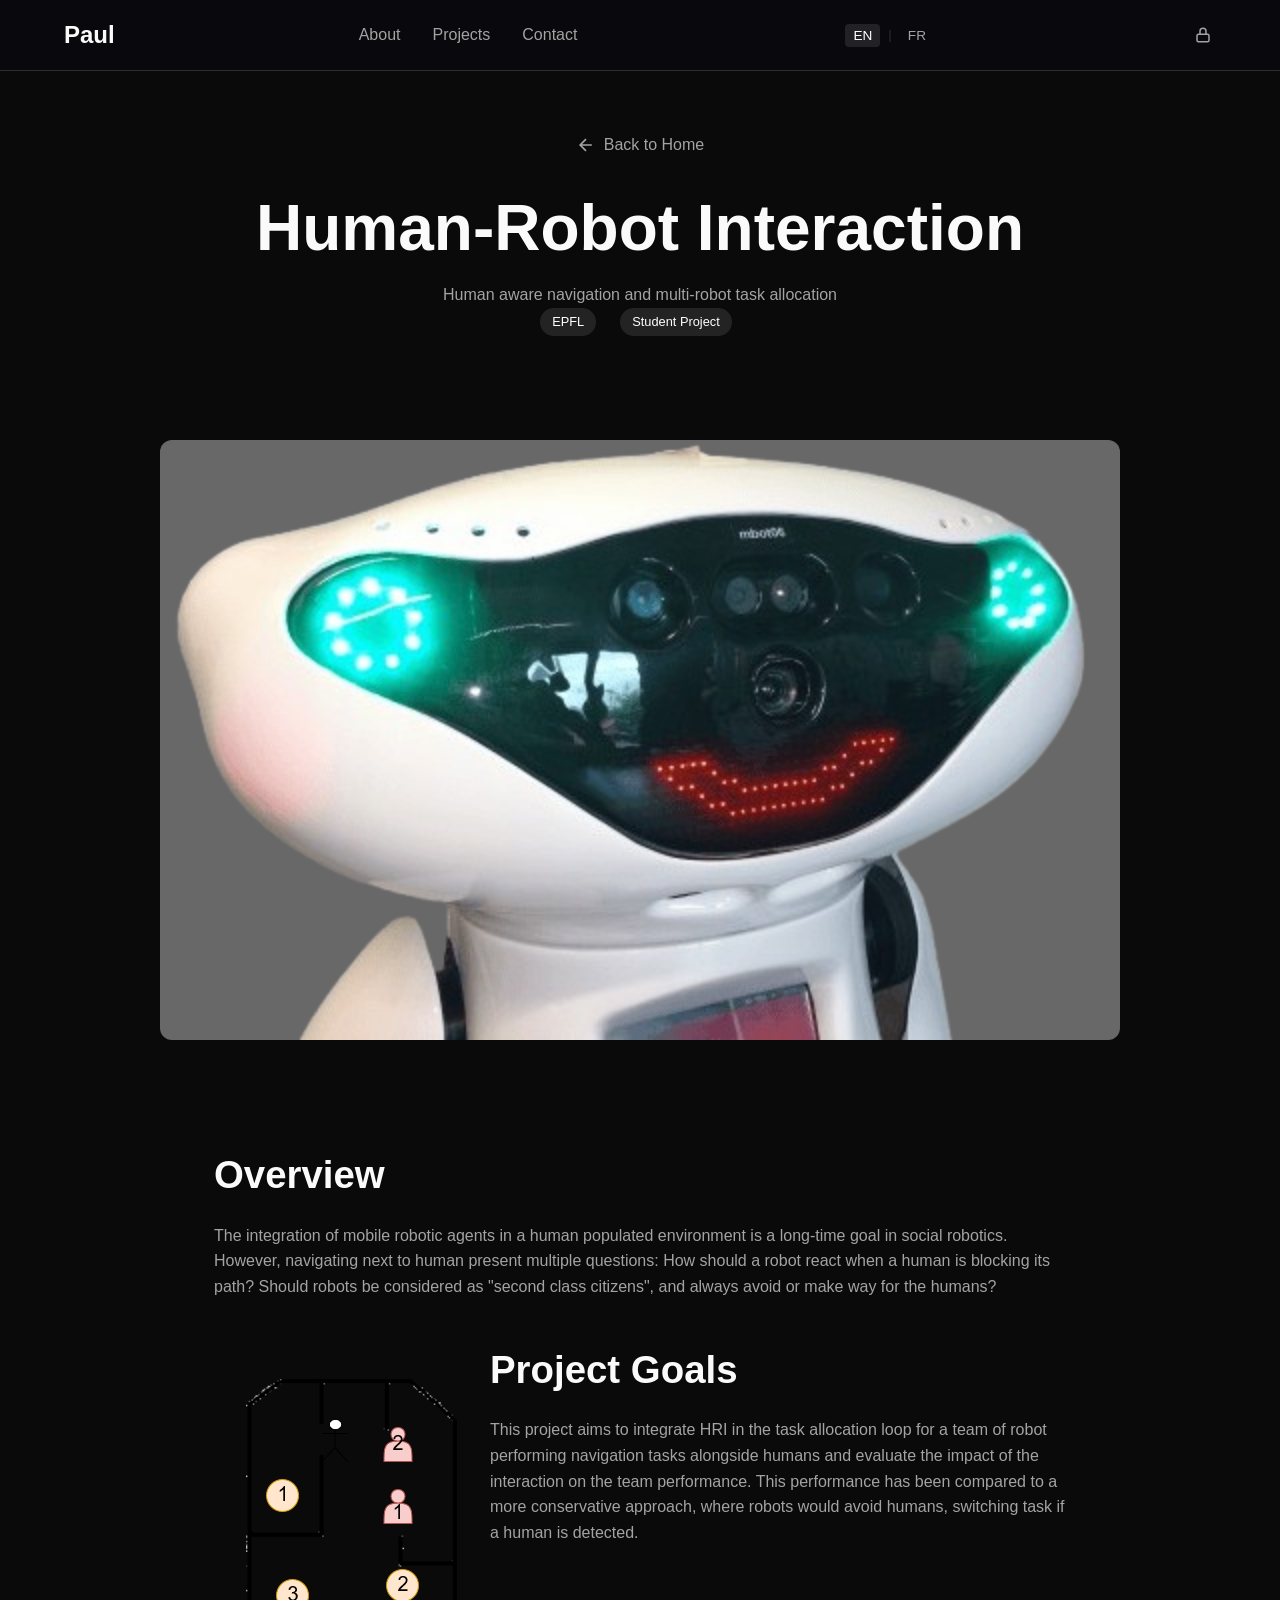
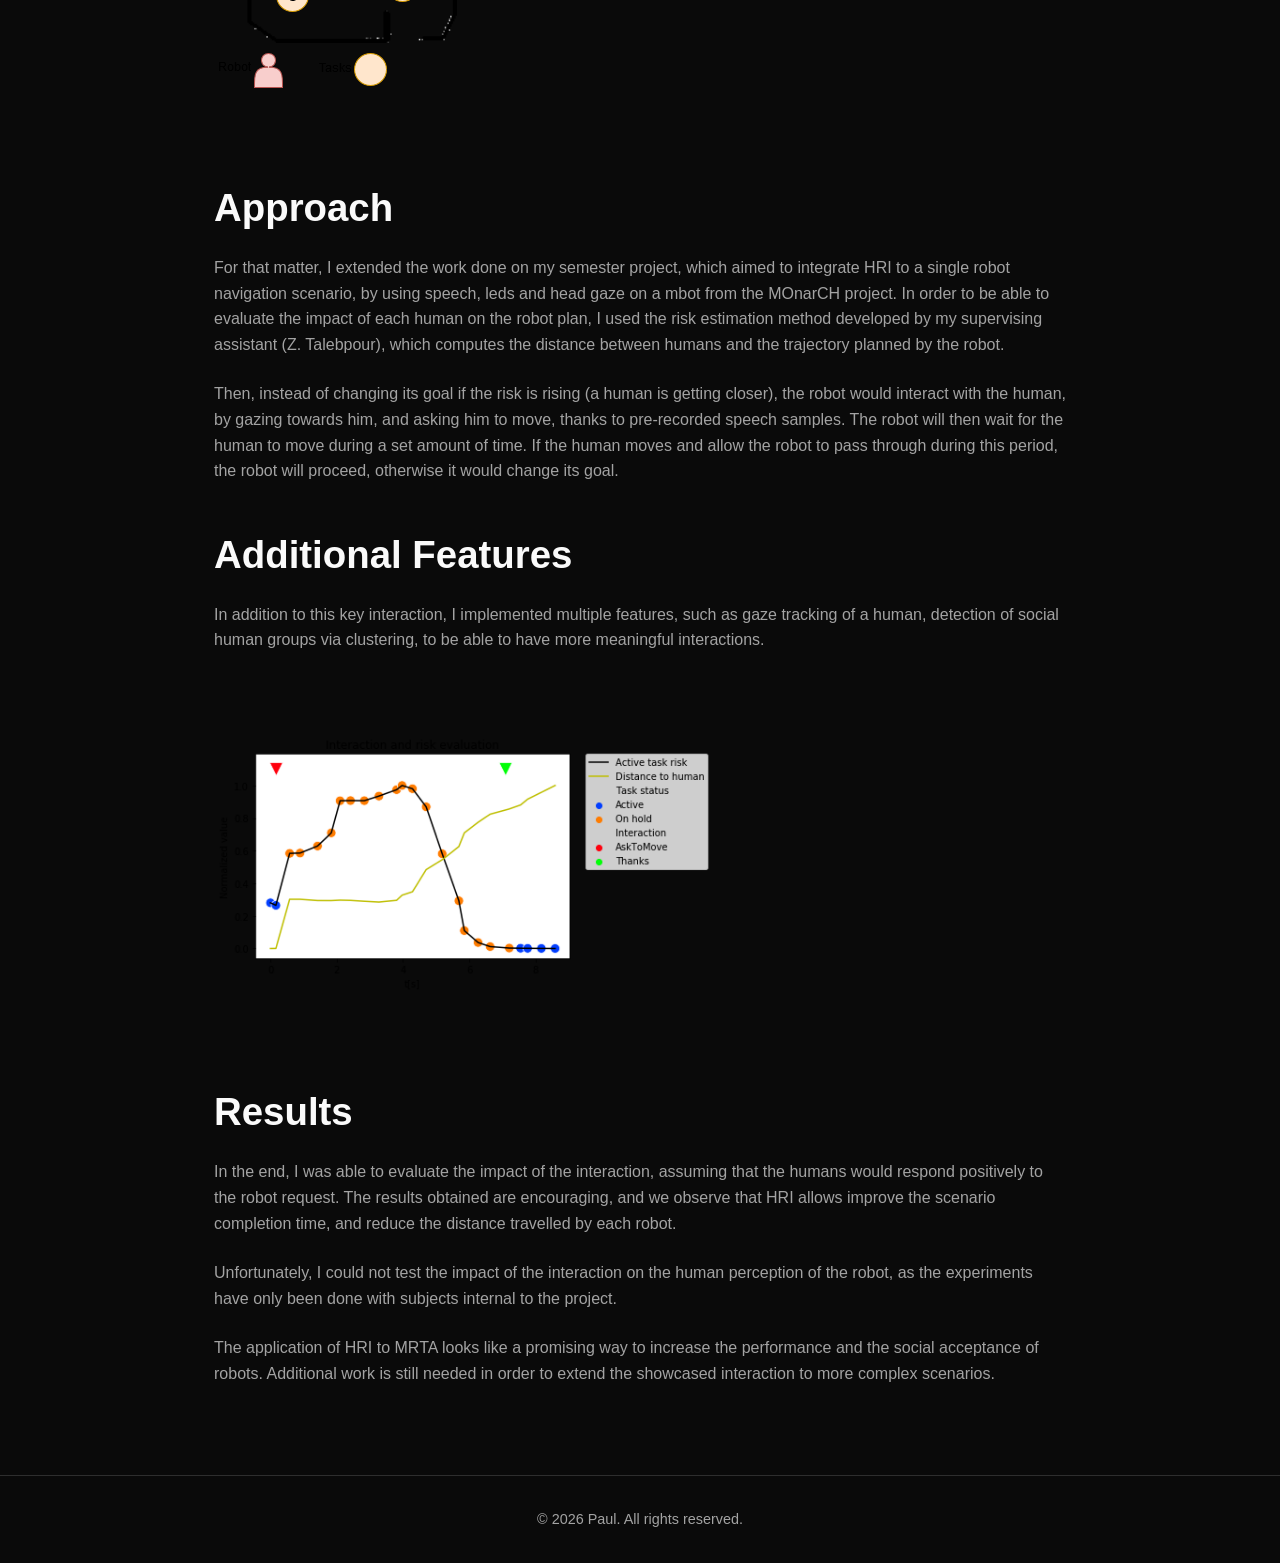
<file: projects/hri.html>
<!DOCTYPE html>
<html lang="en">
<head>
    <meta charset="UTF-8">
    <meta name="viewport" content="width=device-width, initial-scale=1.0">
    <title>Human-Robot Interaction | Paul - Robotics Engineer</title>
    <link rel="icon" type="image/svg+xml" href="../favicon.svg">
    <link rel="stylesheet" href="../css/style.css">
</head>
<body>
    <nav class="navbar">
        <div class="nav-container">
            <a href="../index.html" class="nav-logo">Paul</a>
            <ul class="nav-links">
                <li><a href="../index.html#about" data-i18n="nav.about">About</a></li>
                <li><a href="../index.html#projects" data-i18n="nav.projects">Projects</a></li>
                <li><a href="../index.html#contact" data-i18n="nav.contact">Contact</a></li>
            </ul>
            <div class="lang-switcher">
                <button data-lang="en">EN</button>
                <span class="lang-divider">|</span>
                <button data-lang="fr">FR</button>
            </div>
            <button class="nav-toggle" aria-label="Toggle navigation">
                <span></span>
                <span></span>
                <span></span>
            </button>
        </div>
    </nav>

    <main class="project-page">
        <div class="project-header">
            <a href="../index.html#projects" class="back-link">
                <svg width="20" height="20" viewBox="0 0 24 24" fill="none" stroke="currentColor" stroke-width="2">
                    <path d="M19 12H5M12 19l-7-7 7-7"/>
                </svg>
                <span data-i18n="projects.backToHome">Back to Home</span>
            </a>
            <h1 data-i18n="projects.hri.title">Human-Robot Interaction</h1>
            <p style="color: var(--color-text-muted); margin-top: 0.5rem;" data-i18n="projects.hri.subtitle">
                Human aware navigation and multi-robot task allocation
            </p>
            <div class="project-meta">
                <span class="project-tag" data-i18n="tags.epfl">EPFL</span>
                <span class="project-tag" data-i18n="tags.studentProject">Student Project</span>
            </div>
        </div>

        <div class="rerun-container">
            <img src="../assets/images/hri_monarch.png" alt="Human-Robot Interaction" class="project-hero-image">
        </div>

        <div class="project-content">
            <h2 data-i18n="projects.hri.overview">Overview</h2>
            <p data-i18n="projects.hri.overviewP1">
                The integration of mobile robotic agents in a human populated environment is a long-time goal
                in social robotics. However, navigating next to human present multiple questions: How should a
                robot react when a human is blocking its path? Should robots be considered as "second class
                citizens", and always avoid or make way for the humans?
            </p>

            <figure style="float: left; margin-right: 2rem; margin-bottom: 1rem; max-width: 300px;">
                <img src="../assets/images/hri_scenario.png" alt="Interaction along with the scenario completion" style="width: 100%;">
            </figure>

            <h2 data-i18n="projects.hri.goals">Project Goals</h2>
            <p data-i18n="projects.hri.goalsP1">
                This project aims to integrate HRI in the task allocation loop for a team of robot performing
                navigation tasks alongside humans and evaluate the impact of the interaction on the team performance.
                This performance has been compared to a more conservative approach, where robots would avoid humans,
                switching task if a human is detected.
            </p>

            <div style="clear: both;"></div>

            <h2 data-i18n="projects.hri.approach">Approach</h2>
            <p data-i18n="projects.hri.approachP1">
                For that matter, I extended the work done on my semester project, which aimed to integrate HRI
                to a single robot navigation scenario, by using speech, leds and head gaze on a mbot from the
                MOnarCH project. In order to be able to evaluate the impact of each human on the robot plan,
                I used the risk estimation method developed by my supervising assistant (Z. Talebpour), which
                computes the distance between humans and the trajectory planned by the robot.
            </p>
            <p data-i18n="projects.hri.approachP2">
                Then, instead of changing its goal if the risk is rising (a human is getting closer), the robot
                would interact with the human, by gazing towards him, and asking him to move, thanks to pre-recorded
                speech samples. The robot will then wait for the human to move during a set amount of time. If the
                human moves and allow the robot to pass through during this period, the robot will proceed,
                otherwise it would change its goal.
            </p>

            <h2 data-i18n="projects.hri.features">Additional Features</h2>
            <p data-i18n="projects.hri.featuresP1">
                In addition to this key interaction, I implemented multiple features, such as gaze tracking of
                a human, detection of social human groups via clustering, to be able to have more meaningful
                interactions.
            </p>

            <figure style="float: left; margin-right: 2rem; margin-bottom: 1rem; max-width: 500px;">
                <img src="../assets/images/hri_interact.png" alt="Interaction along with the scenario completion" style="width: 100%;">
            </figure>

            <div style="clear: both;"></div>

            <h2 data-i18n="projects.hri.results">Results</h2>
            <p data-i18n="projects.hri.resultsP1">
                In the end, I was able to evaluate the impact of the interaction, assuming that the humans would
                respond positively to the robot request. The results obtained are encouraging, and we observe that
                HRI allows improve the scenario completion time, and reduce the distance travelled by each robot.
            </p>
            <p data-i18n="projects.hri.resultsP2">
                Unfortunately, I could not test the impact of the interaction on the human perception of the robot,
                as the experiments have only been done with subjects internal to the project.
            </p>
            <p data-i18n="projects.hri.resultsP3">
                The application of HRI to MRTA looks like a promising way to increase the performance and the social
                acceptance of robots. Additional work is still needed in order to extend the showcased interaction
                to more complex scenarios.
            </p>
        </div>
    </main>

    <footer class="footer">
        <div class="container">
            <p>&copy; <span data-i18n="footer.copyright">2026 Paul. All rights reserved.</span></p>
        </div>
    </footer>

    <script src="../js/i18n.js"></script>
    <script src="../js/gate.js"></script>
    <script src="../js/main.js"></script>
</body>
</html>
</file>
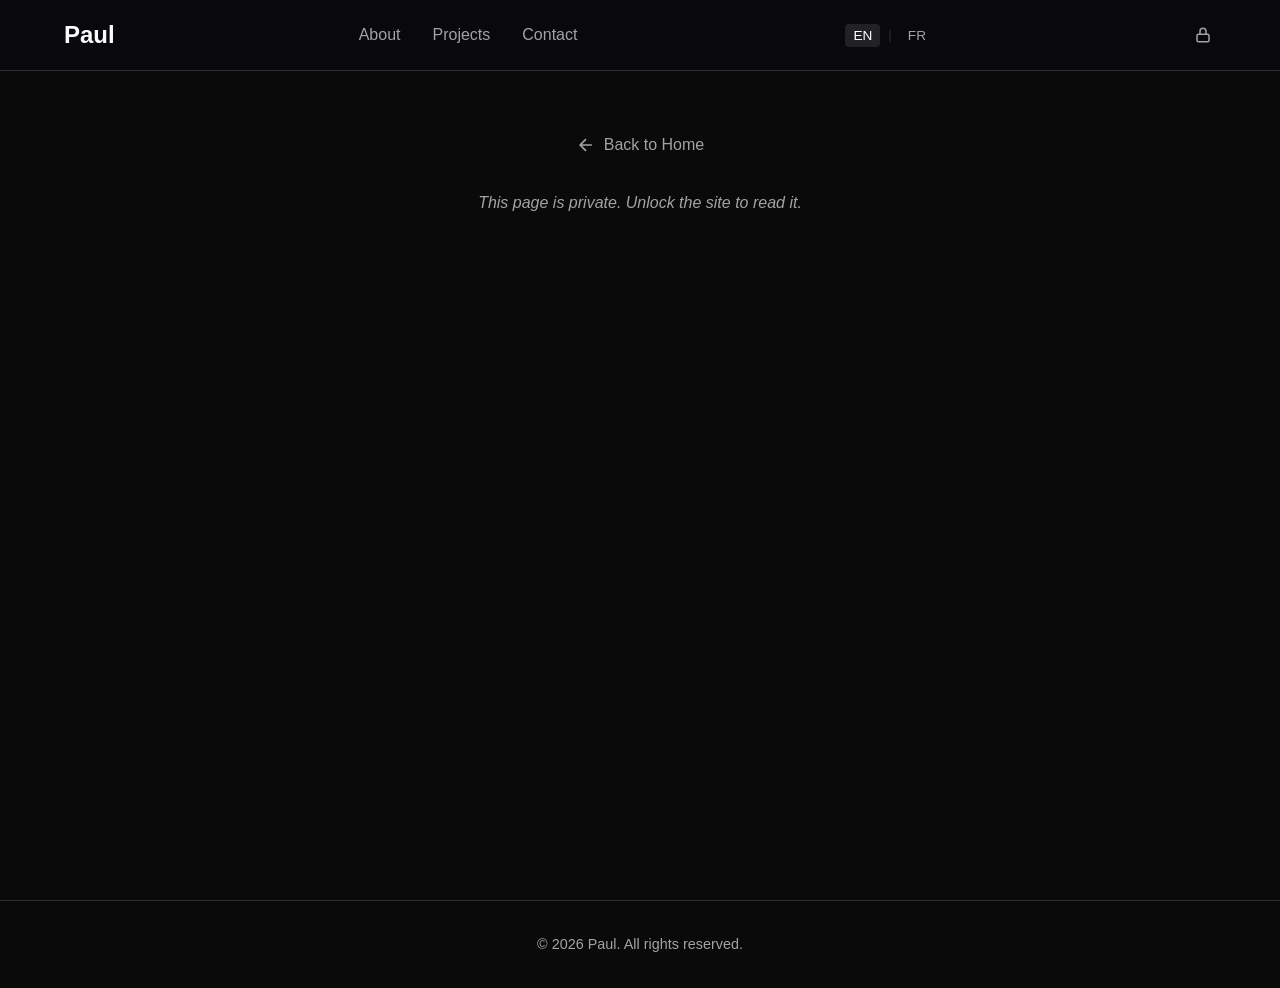
<file: projects/observability.html>
<!DOCTYPE html>
<html lang="en">
<head>
    <meta charset="UTF-8">
    <meta name="viewport" content="width=device-width, initial-scale=1.0">
    <meta name="robots" content="noindex">
    <title>Private | Paul - Robotics Engineer</title>
    <link rel="icon" type="image/svg+xml" href="../favicon.svg">
    <link rel="stylesheet" href="../css/style.css">
</head>
<body>
    <nav class="navbar">
        <div class="nav-container">
            <a href="../index.html" class="nav-logo">Paul</a>
            <ul class="nav-links">
                <li><a href="../index.html#about" data-i18n="nav.about">About</a></li>
                <li><a href="../index.html#projects" data-i18n="nav.projects">Projects</a></li>
                <li><a href="../index.html#contact" data-i18n="nav.contact">Contact</a></li>
            </ul>
            <div class="lang-switcher">
                <button data-lang="en">EN</button>
                <span class="lang-divider">|</span>
                <button data-lang="fr">FR</button>
            </div>
            <button class="nav-toggle" aria-label="Toggle navigation">
                <span></span>
                <span></span>
                <span></span>
            </button>
        </div>
    </nav>

    <main class="project-page">
        <div class="project-header">
            <a href="../index.html#projects" class="back-link">
                <svg width="20" height="20" viewBox="0 0 24 24" fill="none" stroke="currentColor" stroke-width="2">
                    <path d="M19 12H5M12 19l-7-7 7-7"/>
                </svg>
                <span data-i18n="projects.backToHome">Back to Home</span>
            </a>
            <p class="gate-notice" data-i18n="gate.privatePage">This page is private. Unlock the site to read it.</p>
        </div>

        <div class="gated" data-gated="observability-body">
            <script type="application/octet-stream" class="gated-payload">
        9Lfw2/QEWXzHAeDdX0tGmqWPzmFvKoP7bCAqxLlRsHwsE24D66VVCaIXtZPPItNN4mGR57llzTyXcnbNF60skMPPAfyamYcuH4AhSp4zBte1ndABXROJ2WZ6RsxUxchHjDzTwGtbi83+sY2OkEhzw/e5bkhhO08SUExI25izCR2AYVu+6bQCcS3v6g2NN/uktAZ6VGn/vjB4trs0R8kni8NXLtZlyeLQo5OK4Pv9LczZJ191dNDeiTxq7x8k3r4wZEglMUbJeNZn1s+LclzA58/ZL7FzfSCdAzT8dK2OZ0qZZSj7/rGdUHOznXWTVXBWVriCHeoJQGUh+U5AA0d74URD6Gz9/cHbyXmf5MGgm30Q6/DCqeQe+aOISwzaQN4n63aPywZDDM3h+c2yp719XH15Pn77GUWG5GcGidDN4ua5wJBDVg+gXgovW+EOph/2KMfLPcJixX4BXxfhV/foDevbN7EGS4Cwvi/4ErZ6wxpBoup/VUIVnkHuN5Vq1kifz4fe/7KyCYNGrDNBomliJSaEQ4ElGuP9Z+mYM6SqDR68iSiT9WmhfqIUopsVp13RhV1E7BnMP0/u0HeKR1B7Yzaf7utxWsvMpRGOIj523kAun33PakoPMyuIxtGklLt9tlckKc7nM0z8bd3DQG4uF0hHjYwkpT53cvFFwkXLx+Je0bgG1U1Sa/X6Rz6nfd0qxPCJGjuu9P5c+vzaFnhGkt2R3ksevSjuv+o1BwZXT4hrZKJZKw1PjTVQUx71eco018v0/cb2KeBoRvcURNm0SfpOTYzbhXUuHXnYb/U9hqA/CovZgqfWF5+0CMT6wcj/c6rkoZDvLxce342lei9QNkTWZQTA6v0tiCPWyW9Dle7IPBxhaLrAC6OMYK7v5/tEL9ytK58as9ktpyML5ck/p8b5XeZ115Of7wid54Vw2pa/NjCFpcorpEVawXHo4ec94NYFRQHywqkmjbbYy1I3864ZGoMTu+aZ+bc9botZ26iykPmuo5Lizt6zlYzYvfaGU58tf2r4HVhPK7RmwSrqEaMDr7cEMVFcoPtO66AiyubEl/9msijQiK8N5GRDnrERPVuHJAJLDKlWS5ak2iwS0o8D0vwOS/HXQDrFxsGSwCx8xZdvry8lRpNoHM1lb8RoH2hjouOecO7xbQ2iiAk4M4RzOzBoEAatQK6eycz3vazWklM+gLNSXnNCzLTjsnLZy5xOVnruHRbv8RonB3QwvWCYxWGlzDYbDqFtMl6McTPF2G9TOJUgmlVMAYsy/x7/BU3yBvY0P81+HlS7r1Nc4zNR636dkgri6QcFBYVjg/CaE4iXkpk2kUK2U/ofBZFttlCq2LnGo8yjd+IGNbeQ6pgaQ1k69BuOJl2DHgOmTvy6A94aAZ0AjGjA4d7ESumoh7BeLQUcCB7KELJAZoejhHT+rYTWVrGvwCRg3dMNQ0b7q+iucnkOkCoUDgvAgyWaaGGtAjzI+rsO9mk3jUw/khCShJ1lBYaUoM9Z1z9u3pkYBTCakS+I1rwgQYXwjE7DQurLwMdcAcrA8hW2mdOntnpvqxFWlRoS7hhFKYLNE/LWkDWxyKTwkulMOr03cH4aT5ODZKtVloLBuk/sZfzhRsnuySN/4humm6xIsSIE5lgYnT981TTF6ttEE8VPNQNEELpdEmyK9B/oU4fgtxLKC4d9yJYm9oBIac8zGtTcAD+PWNwGTcIpjO4qOCLdGfM2fseueG9BQAbLLkYELMSeAqxq4RC/4jLy/[base64]/QuALP7wVhqPl+n6iW3hoxpLdCL2Y1qCsLzl5s9ycLhDDdZtxVIpe+3x9Y1ultm5o8qU+g4vZ4b8upI+A7qr5vfUrkslmxFtWCbZyOUaZMg89UE2uTxIIq8ZD04y23yGM+cuD/AobTLCrLoZf+KpZ2gG92mdVR0HhMUWd/CTxVcpcXcT6WhSGQPxNXdfevOuCkiByH4SwHR4mkfm23/KZN7aMxBWsSVESC0KTCPbwkifQGpbrwCb5YyuaRPQKfCiIhPine9n2yJXpmHYQC2Sp9NVo+xsGLKDaOzyS+3KUlxle/JN8Je0z3gOfhMtiZkfMAQFQOZ/qS9Q2VksoWYYiPzMd9cokMQghHXzJ8xZ8ZQ74H5UbuITYDzgyVDFac8ywU9Oq9eAXIwZR16Fp/P+hqQtpTIYzSsYO6r5VemhaQssKdXNkK5Hgkv1kxsZRYJZt9TgjzNIVQ9XGxQYb66PKPiRCZANbwHfgyEdadDijdjRdG9wiIqeyEkffbH7rZLQmG4jGrq9JAKhmxqkby03X7O72o99i6Jz08eH0l/nUTtLvWh/bfL2nUKGJONYM4+1wyI7O3+nhgRszYZ4/qKtQMHgUPdGbjtPObGjXWaQje59qzPUIKaiYcBzhcmuc9fYqsIskJX1p05SJ0tGaQIwjjquHm+Vp12dXhXWpE0IxeN+OLsCgGsDuImpcHqHCF/U1EBPayeGjyD8Wc4WBrOrCJr/psMcJX9mvHTPv6UmP92C1MZXZxy00AVFRfBUKVVRScpQKGTNCQ0i9XzE2/hfkwab1mv1HDsRRSQjCLYO/blvp5tOANtdvYafcaxAUhlWD50kie8dMbiuF+A90qt7MY/4CDxS34tQhcKaDL2f2FtioF/eSdWKmH4iKFGaJ7XjCbQ5wq/Z2Iot3DflTCuujrPnhyn4guiKst4DhSJhBRcInhKxr3eKnpEocq667E9QqHVXNqTLmcrcemhodP0oBP+yk45TnqHpHfgDPNajYshi42AMJScgLS+vqjwk67sjvUZqqyQo9RMenDzeYNo0JKH07D0UVT03xZqSyjuCugMG4XbRFsJwg/[base64]/7HjMcHthEqEAUVinY0K1gJRnWh10YM2fhSNHnpUae0t3Trv1prCQ6fMqIVtvCyYmoTenmhRvryUUQOPckISvUxfAzqRyGsAAk4diRd4fm/pu/[base64]/Sddd6X/wZ8RXZC2IpcK3HI9nDeCxdxAzHtgw2f+rBYk/NL5WmP9XSXzBlBtOBWl4af2F42IhOQwoK3q76tWh9UERHfaq4BLC4ZDDSFGXE06qt/GSHYio98SFiacCwbIUpqGhNH1YfoSU0GGQLZ7GQvPjAEdAJNMJPdFpXSBST/UbfVWkHjEF3D0xT9g+8drFpWFE/UhtjYyw0wxRizLBT721mKI/oEcdHoGu6c5GUgpENv5WCxkev+cBLb4Uy8hBxaLG3BBS1sB9sufGx8UXfogA3m07oQ1jK7y2B0/1Ll2S+dMobGgFpyZPb8YA69awYTK97bPKDPDdbUPiTU/qO0aVe9MoY1zoP2HFP4WVZRWPCQ4Fqs4ie2rO3t6FHsrkBrVJITtuLs+gYW3OlmJIceAN9D3JHlNoHoHGKRXB/LZ2Mk8H/JjsRanjRbAnsMY+0o3Yg6t/hQCUiBONet09WAlwdQ72rhRDN+REjkcBSumycwtjAQhjJrviKIjRQmTe3M+nELZB/ouCSBUozKteKo3ufFgStnYcs12n4KvgakiIgN+5KZxiJWgTRobVdzWWxVz4wtpF0QudmmQLu4UmBjYlmnLOirmSQwSBYY63A8UfGSTKM1Zzh232lHcwSh9JkhSYp8ebPV24i6LgzHR9u/eyi1CHKlXRXMfVizRzTtY+lSdRRQeGZuF6Qz1nyjlBYg73sjUHhvFK3dNQWMt7oLpRDGw8GM5WvxRM3Y1iojLpSEJ3TjV5C9toIOVDLM3Z//0QVIqDQqSmvWwPcg0pkD9Cene0Lw7tHLMWc6ehA2mIQscT8PIrffE0TnVdiFcXJmaQ1LwdtFDDcWahb0TuYF5aQwHaG+SbMhg8jlY56Fji9ZsONvo9lRCfPetzIFEzgmm9ieLjOiEBRA7YaKHynJjn9ojWFPcz9vB2Wlw2spqKX1+LIO7i/eTVfEgJE3fhAxbTR4GkoVQWjhZ6+ZD8/l3TImy/FgdT5GjfD2Ui53jZxbcyrhTHXXNH5tRf5ggvcNW/SRk3ipuk0H86rV+yLU3fhaRTse0V47T9ZxGpmgHpX5wcoZJVkk3MQ63yT2AbIO/hCVSK5sHGUh6Wi9yMk+qWgQL+Gq9jqlfh0cNf58yA4fi6E4iOF1I9jFWlk9z6SC3+A/0JYlYwivhl9HdtYiZpQ7bNimZNsk1Gdy9Q598WFT1H/9rHoElAVazwL6coXlcVCGj6+uTaNfaoMnr56HKJbn/7dYfCTrMedeIYq4y4FB+LfhK4RwNBm8cmA8TDEEo+AXQ9bGkf2Axvbt3QIEZlQfziUvHUlPldcPgTw5z6ZYrhZGl63T34w1w+G5FYtgVXalZLOKY+YqZmxq4JZgCb9DgOIxJQ12iN0W4bh3UIM0F9/f3/abFAAIz3+5p74IfCA++Ze/zyjZEU0AF3semgr8cXaojL4zjczqS5B3sZpLdeWO901YGJIXACbPYpVIvCVqXfxb3/zUjd+bWXxSdHg5sQuk21llB3aF47CurM721hBxKYHemffOGe4mDtVFCArByfOYyq6pGSprfA3LKFcNrcuetNF2Jvck4DQP+lpGLpOxwIlv4/YkVl9v5GuH01RqGvb/8Wcf9pHNEk7gbco3cIFPGTk152yQZvtyZepQ/9W7W2lUvZ5MHN5RnLWa47TozRtYC8adBObNLHtx6Bt9uYtiSSsBANJ8tOsLw8+IY1GoZ8C+MsWlriYDwORPIrep+zaldUmQBa3TD23qz8jAuP/sPi2UVVxIVJvE9KQ7euvjE/pVFMEla3pvXJRnLMxWy8+TcpdGpF/vYyb3LgIOF77Xz8bnSvS17uhPY8Ym5hQMRPdSICe/OJzfdCoR7AF5G6RWPv8Cx1VHD1owMrDJxtMjGl+vb3xZCFNKhvEVGytguJhYGU96+DDmv/KyrJotobirBocDJoqzSmIHuIklKEsOoe+H+qk4GD9utWVGmUBeVb8QoV8420J3y2TcaEcjGdG9HFpxL/Mw/KxAtWLDDXpdqv7YY2cWrok6KhNFFh9oHVegoAMc/QsLuROqkuZemUwckpHmH/1pzJJDYsu5yV2c7/1eJm71ToUd0Vta+nJsFvb14EluYw3hofmzgcsnzkGzUql+1acBKCZtMsaVdUy0szwwJYzlK5h5zuxpTN4OREx1J3jRN4/GEuHdqKfW6kEctFAKxLGI+EqQXdfQc2P3R5PocDsfhW77ggxaTG3JbU7WA2ErUsEHIV2+IDOpo5Z54gkCXmsef7sFXjMhGxMK/t0L25zcdrEyHXlCz76Yc2Zbrmh34tb+/ncIlEL3otjdhzn91T+Bb9WasjcneX1ESr1nzJuwBDu5l3aykkkC1uddYrODQL/Q9p2IrAEhvKxEyQ/ZFuhTZbc/JkA49kmz+76el//16WUXClGYS721CGfLim1N/Y0WwdS4l7G8qobVUwISmS98pWbBlttyii+bs0i+UbDNtOMs67BU31qO2WaA68hK46q0vLYOUw9YTRnfS1N/DSfdTbx2RadL956LVvLRcttyQNZ4r7TZHW0LZVjYCzs2GKe8hzDDAaL7MrBcNLb6dvh/mCYXk8g+Ref1WC31ezrj5qFl+aMu6kCsso+PkFtRPajXIght4Lm+oXVJzxdMbrSHHPENUUvxEyHNNdEhEiEE+1tIT0Wx1vrzJ6I3CnQtqc6kM9L/6Sh3TM85ui/7WX8vAmxLogPSY1wyEi4SHD37+rAAGlWCUjSWHqe8wWXIUbIwaKEZKhVtH+/h66yQpGPQd91+Xvq+PgzdwXZ++hU52xi1l7VGssqZzOWjvfLA+ubsPBPOKbfuCdrWBxJqjmGUOeC4mMS/lG3zXjpe+Vs95aGjGq4TQbnprZiKNmfNxnw8hty4EvqH1rJSbWirwbB/igYkU/JjtiTwG9SKBr6jxjJPCE6Q6Bi6/jfNeAndms0GRm2+thC0qlg96tuRYDoMMdfAqFOWZl5puGQEguGiYIo1KO4/jbJSGWB96VbxpplXjVWXXLH9Dw2XtnHGqOv+rxDuLJ9jB3xJSZ/7BBci7gHd/E5TWjFHDe2jJnUd0FwSv4WxBrgx7HdS2ssNenJzfwhrdYcQiqi+1tKGv2KuxMzn6ee1Uk9MDff2+ZakCB5cLhnps7/PeoozYOuxOUnqOY41Z6z3aTAaZJKXlenfd5mrlNYJ/5OIsW9Gubd+n6zCumWB4OqvVn6euPAduF0VcD2jFyBAkNouFyK5risTx3WwPKtzWtr7a5idBiwYqULrrScFezmroIrJa/C1J3+uT9mmBt6oMU5npJxHOxFBq3HCbgE0jcKdozF2c6ID4NY5FKODDiO22SacgZ7/vkMkOu5ylnhU+rv/ZqtK8RM6oFcM63gqqaG3GAzRmMvFlWdrb/GsjgZJrRVJpZxiVpEwo6Ek9z+gjWP938nWcMDwJJve7PhqMLq0ay9nKGDkdDIJpxeeqWYEkfr6oKE9b6OyS+GTufMK1M8L16xUOs/iiBUb3HYoghaf3bkPVino8LXcl+5S1U1ocQ1DTyoMgLmZlLCwoMH8cF/iqMN9iFK0VJ6wqiPVHolu4kvohIhxyAqiizWVsY/Ny9eGKzUWSasUBlmCB5lHzphWAXX+XZhTzKB+fJlqh1zf5T3/1fOFNrZzinOjhJXUPw0lh1mPd4ZTulQF3351be96/s/JWUuOpveODOl/xORprTCDBoN+nZNaT2EB395PNkfkvT3l/[base64]/3V5VzlEDdABnL50z6slC6A1XAB2UCmqjOzmdaDHlXuanRLXSSPzZ7THmBQ8QpusCMHcyjN+j14I6NxRk5OMfPBF4JbqPwGTwbz4KKj1XcdvuZWvY8f54R2x3bDR8ndPnfn58qlAs/Djt4Y36Tj5OPtjvwpam/CiYv9zqXhMJTbr+dn4jYPDVMg5ZoZPNVWmWSSXH7M3ghOco+SAkGW2J+3aKuDB4KSXORwLFZOH/l/refKri2e/QG1BS3EXpebt11jU1qP7QHOksNfI462L46Nut8x/ZqQ/a/PB+iHcPYHWKPLX6SDQBBPx3aJBVqAj6X8nwxpCdW8UDwPv3vv6AzujZG/bKI9FufJmGKdFQ8NdEDUvhgC4SeUXVl1baG52RJfD+EtQLrwjYUF+xjSoli/P0OLBUoae/UXbQ34ausASTqJCQrb8LK3MwhYmkZBzgVRoRKACFzbpWXcgU+Q9l+O5FmzitnODp3AJJvgA1PsP1PsZv382AMyrzyINVNYXOEVUt29DAqqnnAe/1csed84CzIhIRpI9Vh9BDwXFbvjz1pAyhLe4dIyDcs5Ykeg4irXg0T/HuVXZJTL4SJ40cqc6XdWHPlOerNF4LmAKLQh1mkJeaSt//eJh93AaeWg6vckPUHFAztY03jtW2L/[base64]/[base64]/Hc7W9gNvV31+ceUlheBjCLIhDg51dOkLPLSYQ2Xs9xGtAjKSyWFpGniZjemN143S2cM9cLvsDurjJJ3d/QYJBhGKrrSxE6UJpOIbZDorMgULhZ/g7hvKiuSbO+jUolRVCNCvlk3jLkxwdN2Hg5wCmyQwhMNodIrcgeml7MSMRUejXd4dOuyQXx+3oo7frMMxw+kCb6u4/8FWeNF1utLi9p5kYrDhT/Am/[base64]/lwAWIht9gEJgsUpm/EOMeAWkTsvhcXf5+i9g7Y4NBg456FWric50uWv60GW4lDRD4fdBnDDWbagM43AUXPA4KQmSoSx+S2iU2iUJdXlaDZRGj/o2rpWdbD4jizTGLkGWOY41x5BABgWKNhzmoGCiFayh3PGra6c1G+p8DeyDW62fmqVjBuTx8K4VoPIRqxMEKjfZCAT7JuNaDZjAB9/[base64]/vPg8Oip+5oaBTOrgGKDToQzGT+huBZ6y+3YCkjSnrTznbIkQJOWUUPUAINUVgqM3DVbWgBB6Foih6yLkx1phgCI31REl7I5EcqBUHHNPmHhquYklqG4KVWHlxvrYz0RkKa4CQeq8jM8oR1xdPHXx71o89tYOvubku+4D9Qq3QrAfiB+PQRAKRntRIRuwfULmD6xQAzK/w6i3UVd0CxHbdgcVvsyf9q5zK3ExaBHAg9g5LjgzqnC6NdlEl/lTmp4d4fVvFSCGQeljCgQ01E1PjutSvOD1f/sqcKFGT0Cc6PJ9/uNvfaNO6h0SfeLOWJiTNVWxUi+CQC0GIMYc79mnrHpbDtPhQ6ybAcT5wyref1I95xSd3Gd+C1XzRqm9mD1z6QLIO7bfh74ctOMmhUbY5flsObgyiUJaHipnnejvwhzG0NK9/PIb5nqOQOr472bwZ3Bhv3YwLKLKzgAGT5PnE4fQ30szq3YLEx75HZwAN9fOZuRBClKhQ3Gqi4lYDXxKbv6YXacqMhQwxfHTbdz7j9BKkBZPGnMK6is9Nu6ifn/RHF6jaVTVInFjilXCi5ZYqBudpyToPip/qAUoyZ9LOZtg4+vmTNUOVmQ32cpHjxCxIIkIE/VX6+VA0WKhLG4hGchBCZMe8MbpORflFyC/F3lPH/kecgxpuKDZFoDP5bSMW8OzS/7KWtsPJtyGTr6hMh5MCRuZog8Fp2h1v8DVFcrl6sQ2vVmb8fpxNIJLsUwGVLV2ulNwtIQgqCIyxqSKqvYUq3jHU03BP9qEKoSnyVdZDH1u7xnBaiB79T7IajI2J/niGAVhpTocfnUegmDfC9qvjgRKzdjjGgQ+qtpZkSY5+S8D/Kb1n0DGetqprGOMgyo/ZBjWApHWF/Q3VlaVZ5qlRY4bijzNoKB1QQSk3Hj10V6jiIySFk2sTcXCigxOLlMVWdRK7RjcafOYIDihUboAR9Vcgy/[base64]/dO2nIZRXPS2dsTo4uH/GJZWInhD03zeo5OEKc6afiPpv36y8BerK1vioOwLj3W7/incViE1OKwKlyyYQB/fH4l2pmTNX/gZFRXXPNqtLKwyXRb/o+uB1QbUtcQMOM7pSkwHkeSn1V7bSZLpWYLEFQqUZHYEA1rGYevPCZ5xzRzxC1/kA9szCygklvExVLB3HfgI5Z+bXrt9lAlX5QQQg1GqVdMkb+axJPZ1Ijq1AdDz5IMGfh8y/jm1wb2sRnV3bJnG9xXvI7RnwHfGhJJAeawKdW3dPh6Vjp+QC07GabUHw9n3jjurB9zbKd4UepL3lDQZodfXMcIYrXwifP4NrWz+mlUN9ghDr/gnrYrkeYDXymCAGGmGFra/cX9IqeOyxfF+5COPpYVSkxqRbStXD/e43zjm8XYcO1/QfCPVyG9uNpOmu7z4n/nhFpmV249BGofc2JFFYdB3QqnnjdFjGbNzY7fFTZ8vxaKtTt3JKt78ORxin9UhknZdzgMSpGpl/ttyD45S9ZjI5Agf/eDfq7i99HOY4qpj1w5VbdICI7Ro0gSoh0pxqEsnOfBwxWD+GfL3G36tPTZEEHD/8w4kXOR/+i1ls2cK5yuspbResGWJCTCTkvup1YsRLvo2ZkkFDe1KEL3mDlEujaqYRfFur/oXuAkZGCUFANLt/W5HAwYOdlJwWZadtPvjtjxobG/SO7sASvYt/DxRD5dBEyi2TtVzM3zBOjXLKn9WyrFQ3aOVXo2Dcp5F3fftvk9nFOouXZxbY1AcQSjuzO+dPp3TwHLjzxLL3WCwzgYMT9ALddZx7RTdU2gPxWpzZceGUoZG8qD2Uxhllxt1AuTRm7NJdMtEaVAP37O2th8CgQpoz16cYxZQuBNQDEIxAgzGUKtcV/PHKixRoJAsNwklrdC6quTkLn+C8zzVBQDtoa27MARSHvy72WsSskNtyhqS/RC1RYOROw8t0+F49WFwMXe8MvvVB8MSKNW3Zl6HWx/[base64]/7EkLbZcjkVKTu81RryHAj0OtHTLm8/8366qR5gbaqOUu6NvsGP1+wXqEWuqRjJeaJpAIRQ2c/soChweyTX7Yg1vtFSXcYpQRP5cS0GWZMV+Rj8bFOT9KYVoliGmmuCsnoaS9akS2BG+Ri0KJ7HdOMMd1AGYC3tlsrOaUgYtxx0vcQQeg+3xofIHlofGdHmXlXFIYoAbgZvUXpyl38sm13fXiF3XkJWBhhBtyJWNqAesa+TxI5B2FXpQGYcSotC5/nSujd2wqEyZOEy6ad24m/BnpHagUwiM1zwppJhAWFEz2zHIUCGbHssBAgy5McQ4Y//ZEgKMoq/DDQHi53GnfS1RbXUBAogZ+B6aOjhKYKVPoXidpr2koohdVxqbZFnseTQiA71D4JzDZHu+CHzF7Lbdnm0+ExO+w2ML5Bzfx49YCo8bvxUSCjoyyacN1Oe1dBTzH6kFkfD0O27VkyADj49KbGhatvyTWqcqMEPMWsK1m68kk3Xs0fn190G+QMZKRHk/lOC8iRIQtcH00BXQRhGbw+WVH7hFd3KvwbQz4KUAuARFBF2/lUdwe6OQM4XV/3m4KGOVAa12rLPZ1ToAlhIqJKeyIvFd1XH62GB7Mjyk/sJPtcN7I51WbIfbRPlnZnzGCnCrwHnS1PeN2s4xXSLsgVNItrl9eBt/wvzkkQ7KHLMrXI6L99o9WuGf9ZW7WyY2WZ6vRSWzZybTZjkDqt0uxG8iGWu7z3YuijYbNlMzIgxwjvNj1fg1oD1vhtbx3GmwJKE4FdutR7qsUw7t4DVF//yozjHYdGl6x56sysHPST9CynBB/gsk2OqwF13u0nnIYqV2gXCIvO9VxZnUv54OkIBEfN8lLbkB9OF7Fc5DtnDmFWzTpepz8HyTOl83VXU3rXxYf7oPmVYSUYltEZyDNlDNlrdW1m/fkpQuE+mUi0xMTQXHyPotYjP4Qt+riGPeMt+FWkJL9lp/VpqkebdG76FN6hURK0cPdOFt8TrVjCZY2abwoU6PuPRfk+jdgQxwsXHXH9VJ9t1rT+cWwTk5k/gnXxfP/6vjbbRLcd4xC4ESSTdvKacGuNrB/1Il77XH53TvUKUeOmQ1tuw4FN+mnov6MqagygpcPqqj9ak80HRb1T3NJ2vRsGOuNCfHtvRfc7wVbqHoLVV/0PJ+mdGzRQPwMX3BMygVT01R0mq8P8sz133iHsLdjeOSysMl/B0aIRmoUO82Ghq72VGrSMnccImKI9mlmc6oX2Q7PaUcrb+a8SArEp9uujTVG8Tl3mLNCME0uSXhl/A597f6ed3hf4WE5w/9+4e1bBcNJgMlR4X4XmpsBPJf9He0UO/ExaHZdh1HJxAYp/YwsdX4jjqmYpJS6T3YOgdkQxiNq9fqL/qNgFcDrOg9cuem9Vl2A2nSUdWh4F6s+tOKacEMKAydwRyVYUEC2c5uQgt9nv0xB2b/smhd9vH2Qo5gIzeW2KU1/[base64]/uIe6XCirP5s3t85pCCliwzNVE2M43n+SV7JP1OXaMkw20PWVObk9sDq+Qe/9kQzpBpBNiqIeaD8ldLFthm71AtcBd5a1ORYYHlMhveFsvTl3njxAooQ+JCWiDJ8CFyHTvFCDpBLVHO8JmKwSv4hqzDScEyoxbgoZxocmAIc1hl2dBkYTDeN0/niEK6OSUgre2+gk6z/AlEXmVUtcd91PsD9Q/so5RkVUu8C/OyzmL5Mh4+mfuo/zKPeunRX1dVD5rl36/lit/KwB+PHxVvDr0qUotOcFPc8S1p04lCfZBku9iiI1ByajYT5XaeFlt5GJOmeOJ2MoOc0maioeDfYiSyi2eFsf49A/mLil70BSXrQ2p/573JLkjQj+9IEhY+dVeCOzU+isBtquP4AuRNjq5UUniObscr7ITeXnOErMcu3Dj+fmOsqvluj5rVHLuGM/nH51X9PbsqT/sN/RNOSA3hZYXMRMs0Y7BNgqqHj+PtpNC9p24vuk6nO0qO9ReRcuXe/[base64]/4Z0X2QkVyFi3cgOvIZRjA06On/n0rw8tm2gOP8Uvd18McfDbxA+8F7q82LKyg9L8EgeglEo7mH51jHBAK4qpZSLrBxJClU7NyvvdPRSWOjwNvyHY21e7sq88XDe5xojRGFckBSK1Fqf9oHUD9BfGsJFpIU4oLlVBZRpyfaRAUwaA3rv5N2BDlig87Z8kQtY4NmUPgxZB/8Wg2cwEdi2as/TVg5NVkJ9LuP3NFH5GZEXMh/snqxsBVdIeana4yTIIF5BAoIfq335KzFUWXAwtf88V5GHgbUFHuECqHwXgp+Pc6oUcIQLngWJt5arxxbeTgNhVFWWMRn7rSy4OlxXgMZ26WVsyRF4AHKqHQIGIawk0ktWn0pYXluUANRQHUvbrMY3BreFFpTIl4xqDr9ekM8+DuIMfZPlET7PtGdHmeS2jRHTg/YXCc6PINbmINR6xwdo4gxzQ0EFiltfCcsBK9ZkD44JVusZnCHGRiDJhC4kIrKySY+7tncKpBHEbhUXEcWtMNu03myLGqB8VNtihUyV8f+yoB//LqqowVU49exHUbz1wjKTwaph8rW5jl4BeJOvxFutuAjDV0lx5gg/nS9+dwH4+Cz+v/JJLtmTaGQ66lRa9aK9KKfSbx1gVfgJ7gE+OPuuf0prJB6YRb87wRmX+AM6qIHcbtMZf7Ok+YfTtksqipR4Ow4icFQJrXDuWfylap5TlrlUwX1ql7ff4XLMZxkBTBJf+wUS7aBHTYNaNOL4LdNgxtEvFVdbkaUbRPRw7T+uhpP/5Zieu/eAJkXaZorGkU/6eBAsvOXwMwRw8EZuHhQbgMEmwto2kpTkSqsG32CtWudhUYAq5IRbaBSaH1LRLHHJr9w5AsWMTbEOnlmZQV2byyt96DGy5hic2I6Cxrj54SLJMVDfv2/lNBGYIWiiD6aOYuyVGIS5igi13h+tJagqnbiaWclMFfB++//8/5+Cd0mPuZss2LBJUbg4qyaWOZ5uYFoDrYNnyaXUzLp/JpDqklzbhyQY9RVf085XYyAcrVQC7AjcBpmwt6WXOEtAtEKC+iCI91dyZu9Nh4uGhvEqTQbsM1P92jz5VgYnqTRPYGb6SbaRbTwelXRBnqd1nBwTOmLSYPYobrueQnSRi9CjE0Jgm/tMz1j0yxwJvuZ5Y4wHx1PNtasdPFD4nA1RsrPDgDFbqcvNanR2sHwVRObUakhGCqaQEVrzUsbyycyaPMv8hmQ08rTUOi6+pEXh9vVfzQEhjOehzV4QXQgDKkb6b2eLt6Yti7UalLVh8/[base64]/d9kWzHdPA3Z3AdeXZ/W0IngUc/kYZZolVmQq0Mx/Ze40YJ1PYdATO6CtBNhmumxD9WTzS9OBaHnJOHw+UYuT7dGMER/ZfCqoZUZmTipA15m/GfM40PHZBOXIqwYV/DeDX+oSEndGjqx+BGuFuXFqCCyCGBZMYvDyFscVB6KOt5Cy0BSydWFLxxzgUKipK5+myAGStThJ0NYskn4jqqNK7OjOVe2TYTPsOI+2COTgVF0Ia45TmWmcJbmX3wDv0YdcXxJy1ZTivMUty1WTQUK/NUz4IqqRbqoCt7veRe8TCf4bVTDpsXMQFnC+EAl6xx+8ouvO52MecRO2A2HEdVGAz+iN/hwJEWXn+bXnrtjvR9qynNWfbnSYhzTxj4bQJJp8d+W+PxaM8lmNrkkNd5dRLsOgn57j48WNNrbigewiyB/bQSvP+vHZAzyUBKKgXKgBrqPcdIEDrXOON2eSPMwQi/u2osRIDGrOKNIuNH8Qs3gGgeRIB/LwehUjkwRe/Dp+e4y8EvFD6l3YRI2LePOwWwbHMqVtv9lM6dJGb6TIWxuuMuLeqK8cvTHnOS0rqdTli1VImoyDYEdaMOoHkRAivCzcj6jkXZHbTyUty4bWGW0K1tI+eQgrWZYe0f99DdxUIgVBp1nSayz+f3WSrmT4BbfElUSeAJKyrP1y4/zvWMOzy/vhNfW2o2aR+30lubqPZrx1VtpLxPJLzZTIBSi7/qpfIZlaEP8M6yHiLyAZDDKe8ICYArRWG6O646qBltC/55YxwtCoRhXUkqOQFQcGyT6DkzA/lPBGEkVqMe2hLm0F0IXK3C7X0sWKxkeCVBSZKMK22B53/6kpWDQuSCojg32z3iP93wWUDN6uxOWGATu41ci44ovMZvt2cR+izGPUF5D0Br8Dj8uzwTL0ZtAeMCL8Ay5NmfDFMHX/2rN182/Q7JlSqRengkOW5WtN2yRUQR6ofKBfJFV5/HChoqsmfPKAGDKALtljm6dUm01WiB/c3wysvNcn3/FrSv1CgEwjAua4Izna/4T3EF9FtO+1qjLMyIb1w4GJqaxfoZx+SluqtqFywbAzZEsMU5IY0rkgMhrbeNhdXhsLtqBYh/CcSLAfdCmbIUuS9qiMFk+m2ImsPrLjQUmI6nly6V7HRTu4jrvGks8nfXN7sj25We36a+lCOriwWEksHIBerPuJ4028V1c4FDImDKswCpBO7doB8c9EtMuQ9z2+gyRhCi2kBuCxna1qXizyB+VGThU0TebyN6HQOfTl75XsukMpEANH/C0eYa0ZHHWo8HpthyNC0Uv7ZP0bvS6FR7k8HK8emLGO1acTvYTg+UxoN5NHQZJ+1znC3CnjWl4XxNMuRigKPoaB/[base64]/c+Gj03TZT8SVM71RmSugJXIDoFBEe/fN/K0dK0/EOOPSlYWvVvRdKvCnuexdkSG9w+97FJYicmQuLldUnPQdlAEJ29IqEtG0/3J9psWWkTeDF1PJcdDb1Wy4dkxaWBRV5NeUDbNurRYhcfD9CbONNvl5MGi8wNRdb62gMcTaKnzPCfmMLyFDYYwmJYDBjfV5ikqFcTgeodIxwT0z7EJTsIs1Z8T2JzsSA7bth+z9XQ4tvaaszxQE/ScTLw6PObhjEwNlDKTIUHQtrcMQvuGLY2H/iJTuwzmNc9rvwL5FgNuzZJJmnoY5eKErexhppTrP0XiOHNk1HCjyFmpiTaxWywI7zOk3k1SN1UKlMXJ4VoG1FrfNDYjE8eKclJEIS2+sX3jP2x2HMSZAfAMAFRtATY/6Ualv4J/DNzkVF0wx8iLWQ+qs4Nqqo5alu/D2zs+v8dmWKL8Nsrsh0tkMIpCr1Q4M26RaM9stgp9c8bN29wFHguBgcPYHZCAfU+fRAC/A/XdcU+9OhiEUBUX0XOLaQIF6aVfg0ue5+2WPUR/3w+TNpXL+06tuehz8/Dkbftx12loSTons60y9RaCNUqn2/SqIc2+WlAx1dIIwhLYIjKKw47DNgVuAFfEGxCIyGTbCCy18EtjMH+e5kLW4pQLnjlr1rHl4vBi5CE829tg+GByvcElfNX+ymmBUT+hEah3PDQcEK5lkz/7q7UK6GF5wJlPt4VEu3AecRrZA9SV80Rcfwdd7qNe+A1I/vkEYN1x9GC5v/Ft1AK2lU+Pws3vnx8SiD0CNwRYt6GGNzJ9iKXrsmK1M6QTvTndUmrGBYyV7OFOrgtyGlQgPiECUc3J+LajzI2eD5gX9466czSzu9BhF1wCs2PDUTlxx8Ei/fLtujOcg48gkRb6Qx7FYXZVSyIpHzGZKuVtsY1BAWQvw2rOc+uGufVrZkL50nGi30PTAkeHl6jEwUHNRGMOBfLS7zuV/J7o2A0bv0Q0egRVvf3e286wXwbAHw6GFupeB+1NJ3OFcSEZY6oYaVyLGPmMCz/bx+42MoNgjoIc1HvfbOkAMu5OmlH/Sz9qxS+ttG8LfcDp+dIsidSKg3uG/[base64]/8yxEbWpEYMhUh/i+bzcnnokWvDD/XeiPxpkB4Hez3wgxRl7RpDfmoggVUIAdX1kwBaFmBonnil84nhesl+DZCMHNyKeCBVEUyJEpnAEGcap+P9ZUlOxM9cNQqVMKaKY7g75AgNMm7netpPpOCWG+hzHQok7Gi1H5DFyFlJjAbkxVuUsBJBgy7LEV++hb7s2Z9Pix1T3kFxjE3IC/lpPe2v39+I/Ood9SauEQDNtbJPRAJIIJ4JZhPj7M4FdaxJTiqAr2FjsRoOUL968/sa+486yztDW46C+uEKhecn2KO1RrFCmzvFpq6Oa9HzbPBtw3Z9IdBp18ajmbHeVUoZ/[base64]/MpXK2nbjpIpYeqA0DDyL8k4mV49+bkCGBL8cpc5nD3YuhIbN/Fy7SKWDfgxqr+hYaD+ioJKwnVGfFgU5QS/Uybdx4tMdLJnrGM+IbeSw2lHzvq+klhcHnCVSpWo1j8I8Ooygns+hAT2P32XJ+a5TklUzTdQEJaDNy2oYzYhm4dcMybhrstPp3sMgaBmRqxPQCkmIPunQz3IWU0KFb/cOJYkDmA/xSL9BM3uIeoQthNzw2Ft0EqxecRW/zWAKDqEy5FqxRig+RmuuR7/fNdEde57e1HHN1z4St15skzPyFIwr4pP2ATKZKL8Gfh4L+x/OF6ykxyOK/+pYu2C+Al1H6sauMh94qnvg/6KgzFOkaLJL0ClRSh6XjOUhU9OAvCSbuVhF/31J1WiIf9B24lE+2eApS+OXzI5RHUTksWMb7LYZl1ltZhPuOWlWhL4hxrxqjhNtVLNrrYA6VlM0Mt4M92QMASbyFpGgAv9haoVqHoYndXbJqHDNC97XoP4h6cN+U+ju5EAb1UnxMb3geMi3613pCpeAznYnK0BnYrg1OhVKSbop935eCn80pu2/G8DrZM4wd/8nSQ4TPTRY+vJng9YINlXtf/[base64]/qYLZxT/[base64]/ckVsbGnJYhzmhbcVlq1NOK/co1Xw2S6LKZRY2ZdgnGnw9m4C3FoVG+Tbtz0QWUGHs1eVSTdc4WzkeH8kRcSv01aEmnnRiJJRu5r3aKe/6F8QgTcS6t1AG8byqpRF5eJu8odiBp09M5rSYVZ6H677T6Ag9zRkSKi7NNakxv+kcI4E3zqHwgGyEjKy9je/O++5a/P2/tHgSRoHA7x6IywWWZxqZ0J/77eo8CBJZTecsgiuZqUzIE8nSgtgDQ4UBACoRzHu3/U7TCnDqBVn36f8jqvemZdplKTrsGnbhclejmG5r/NZndQUhxHEmF11x4joMWyGUsr5h+IEiJfaAJZsn61I/DYSbSzDbjo4niy0aoTppN3+H1h++/Ha9fZgiImZmhs7nL6Sh8Jdp877rEm8BxomhchSGXxWCxvcb8r4HTPLqnehnifNKTeoFVaeLWJuKxR8y0e/abFesaFSCYThdp5UQ17rs9LYtvkfyHAvRyVMXn8W5CcqWgvb7eCB7uOYTJN+YEsz8r92826Gwr5D84JOpQhF1zH7y7LSjwFC5EwI8oM0kFKLIpQYPZWr0/dM4qyCT8LdREE+KbKrLZufzT7UM2Tm8okRRV1KqLnYyIFReF3QsYzx61ERvqYTS4EUEz+52sXFY0uHXCnfAPRDG67FPgVl9nBqxEC6W2wkf2TeY6mtA7Q3UM0bwgh/eqDKeykn3GuwfEGbARfiaSxn17TYWeL9FHbMl1RWTJ95X57LDH4gopLE7xH2RtUA1/24DI4JB0yRYabGQJ22lIGQYLsBlegEWbaSJK8nagg0bx3aITcFefkeqw0apVDK4c1WQx25jhPH1snfxGVr3XVaSz+VlTLV+a7pLL0uJLGgbDMFlwg5F3fVPX2GUXkK0bh7P3MVr9dDSiQVJcSi1lNac3wPVA7NOcxilC4AUG7mM5qsMx1y6GZWblK5swjN5W/aiO3tUyLT1jFl9x2KR4IYLDEspHMu6HOKYh3ZCDGkqEOxB3iP5g/2txTIuqp6m2mFg7gc2Ok/r2OnEOJ0E0otSQl52qS08ZCagGTIS/hoY7VnTm1UeGhFXnuDaFlKUVHykWds8tTPvucI8wfs5iUcPzqWvy2dBwozCdl2sIXsVBLi8gRysPQF1IYjGdFd9Q/4ZU47qwjvrKJpJVL3xi715o9rhX/egPlbSv/FoQO3+hVFD7/[base64]/t0OUy5F2FTD+ayAeQWa+wB46/mq9vE5lE3lNfprANwL6KH3sX4eNO/i/VL7gshaQutAokdfHmdMG4kGHCTgQBWpuxfHPIZ1VqqtSiS51NHTWzbvBQzU0BB8Agy+XEtebwx5CK/B97UjD3ea9dd/nYQeG8VAfTADC+1WYEGXQEInxdWzKa6i+qPZbV/t5PxhcrdHQ9NE3RD0LRix7hfsRnOlSrGk7pYgLNjF3Uc+qpCPxS1IReAnT3Zty99wHW6jiHS1wg2kQhD20K4F7XCJgPC+DK5v5RcauZQQDy5kgmxpR9E4phndmYQnl5wUV9/zH84eo032XY/Bq4nUuMGHzhMSu6DTaOSO5pYu6JODC4CHQULbjcm85q+Pmm1ogoD1WE7PjCxH/Jn696iIIxmgv3SsE9P/QhmLm3UeNzF41wYhFVUpXQSoWiBOaGZRyQZOiEjHYWN+q8RG+zPX3S+LaNqh4H65n6O6WzG9at5un6FqLIGCvjoL0qH+4CU6L2QXnVDnBXZI2spV/AbwYhMhkrjEgVkajanFVgD0wl+jvlDSqWAN5rNnmoM8MzZ8sWrRpA7RukxlqEBWJhXnNUzjQvTt455hoc8hg9EgzrMINHpYVHaGFrG71BVUqDGGwaWbAyl+XnxfZ9mG1sZpKXXNz05da53FM2vcK9Ry9vKCLBECalv/Xfg50IcGqcHCSBmGbAL3bLybYSZ1KOWO1x6kZF2aPC8W5/+FyRHafHG0HvXPYUGysdOqpmzhzRL8cKR8KvyEBYJ+MzV7lVXiPqrSYAy9mPsRXuDJm46WJKNP6N85QG1TZIQRR0EDwMLKlTUHdHQwSScGZcAJKjLJ2PaU4oCMQbaovWZgbDR4bpi6T8ARskZLw8I1NHK880of1WiiWcQ/mmHvs2amOEmtss7ikUymsI5ns0Y3ZWrstAEyG4W1+5BR9HZVk+i+h/2Z20g4WVm/l5N8YK//xBfaEwgUgq3+C7ToyE9a4BSEwDTM0IP47+KhyotalryyvlknFaf1X7Xvx2dQqg741sxYrt+CIYQCX/Gl+PQyjgIcBikfGOWPKFDdGfMcWykftct5vjs1QbGS5dyQ6YAY3ILdqUR14a0nUXp5xyi/3zqBEtnIr75kVU8eQTPxF3RVk9/QINOQekM3DPCfEoasU355dkyMal0lmytiu2kIvBLn78t6UtDjWe80DNiWuC84XkJxb9mePeber7hSKdphJszq3+kNUzdG9lC3wlP8wQw9dXQskZMvsDnUz5ty/ZiwRWe8ODiv62a8zUzA+5c7tTKamZL+iJZJpGMSYOVbLM0KDqlEj81uIT8sBUT+zizmKrwfgLX1/EKzoOjpIMjqJGWTbTiIovo3gzYP2+MXUbJ+bRcWuz6tdk9d7/S+lrtP3xJRzfg7T22LqEvQaHACE7SFPqm5ZrLPP6/VnUo+9Xe+GLA9f9mTb/e7QEIew2r7eOkjanukmQk3a5IkMrl9SkUqAvyyxyOxoGohSPUdjjzwxH3+zhwpGX/AycDcosTp8z3qfTQXrWsP/dA/fjcP9s1Lvhx5oaQvkqPo+bR+j2cW7Owyqdxs7bcr1mmRLoWT2Anlnv5DJYjbGpbr4IFkV7f9vwPgveV4bVU74zzuN/U9/66L5uJn3FiwygmC9VbqvJvjY0/aCVHushvYyCZvx5ag35BHsVZHKTEetmQKEWbM0u1gpAwjPN5n/kCXJpm/[base64]/5eL5dup1XAjnN1tsY0FFr0EuFyFJIwHNkLoTIlSOrvxkmR+HTzCtc181vrdatgl/hXsVwfdrxW3FC52Fmx0cvUp8EKxadG9NfNfoaQrbnPAAXCVU9eqxhXNuqcaxrPy3+Xc55/wjmwzaTJpiXMPIqsbhurveU1e+WqtkVt2r/DeFVLhQiv0W3YRS7TlG7LdLGWMvQ2+Du7nAG35aEthCE1Ho9Zc+HwrlpuBpgQSwQX32bZB17/Ux1DY4Aki09zwHq71fQxNey4eSv8vO4UFU3w1hgc+gzBbfJIA+wHsn7mDEYiEPbLJYqk4iZQpL/81wI7eoi/ruT4JhCEoG2LWVTOUKYG0acdtEnaB83zx8HxKsj4ZoH4vQgM+FXkNw2w95J+Pj7DivaDqv0hyDNk7WIOphMTey1VGMK4JCU69ULtQ21UzAOp0xs2z1DUkvaoiXTIrYkwbXztAHjEgXBLC2uViIjO/eGkssJyCc1JshquKC8o67HAsUA3ZP4rouerWBWEF9uEo/XktNQvagua5+CjWU3zvvYWb0acGWRVRUCQwFk81S495Tdyu9ws6b2uyz5vFg0hi9TIK9JIzQ5gYjFMwmP43qKPPKra7SGNiiofVxeFPDiibz6RoMnRACP2z5IRLRi/X9V9MBMqVqXCo95MyfX/VaWNXOqLq62Q1M5xK7nJ+itpdMyXy3Yz1jSOEoPwGpFSO+t2gMU/Z1M4i/KwmQD4DDKIRvKx5gpZN4gT8OKRUTu3SiNXnOUAEB2KzqygsaXFZhb/1WUXVeTSy+2QTrxujiQMoz1drdnSqCPfbwKOZ6Hv1AQnjESR/FPdqIQ7aqQzKIt5vPRPdRXKsL7zMj/FzUjNKxyf+qy+cgMKDP8qwa8fcEg4EJESuop4OCF5h/5VOkGvRB/2WN7RVWI06uhjH5j9IhoouPWMY/RoqwOSOYd+8RIiLlFT1GdjDPD/S29rt8QmxqQn3+Gs2a9BrRDSir54fveF8YKBJHLh14Xq0juJxqgx7b1lg6fya2O9f8YPdIm4G9QlZmByQFqFXzOmmbCaNaq/zf485jPbIUD8fs13hmRFPwP7vbpDqdIm+MKzk7KeyatNnMRt8B/[base64]/TfywBKF6AnmsIUPya//LI5IioAlHkeTe7d9mAEWnRu4xmeoGcp1PP5Rn8bFHbjDs1d3TCAabuGGD9rjZOB5RMofyF0JKQE57zqmYAH6tKsSFWFHD7tt8e2Vje2gMtxwJ2m5ILvnkOORIY/nFlSijxn6Du6QvMZ2rrv4pWbPgWH4fxSrmPFVOdJPntza9NCxuxYt0kdpOmXlLHtHoBlb6TrMvmkANIBgJ8GoWmyTeF2iaPnei98AHnx4ldrZ7OU2oB5WBmsSYb59kIA2q49TOojaA/6nCMjv3tEEEmDLTU5PA/Aow+QrQnceNAsIKoQCDd5lOrUT1ggF06Wc1HAqXuFwMES3OijStTUcl3rFIrty18B/mlQwcXnYvyWn2ogXlPrDj7zqK2IpZ3I1/oykdzp/znyTz6lTsHAE2O0MRdwLWQEOdWcVeAqhV7yo76oc3T7KiLrX2lfgp374skVB9EoAwFyey1d/On5X9XyCtsYRqZ+oNClU9V/1CivHYJrm3O8dOrPdDxxNapMzfjqIr3w74abONqrKc3io2n2BSv4SrMZeCMHA6cEeen4I5w90pO9w80q/D2U7ZVDgqptI1njrb2TpWTjDbE1wJEhVlCDaA+hJOT87+aiE64YVyIKcs013TzC1joEHqRMW+LZhVvWf8az8BLNuqpONsxJ/A81A1qMuvWQnztdZAlC7a4cvUqJW0AVeLijeINIP722t40+ehEC8P4NzFQ7umtcKnIQX3zhzT05XghZkZQNT8SZGj3Z716igGoQoe1OWTfrUwBGpeJulc4Fx9YJTzUajHBp+IcRUgU73vudmZ//P0CsC/X7Gcu4Guk+oiCIhRaVtpAxAWvlObl5qclTyV2BDkhj6PIXO0J3aIcvqT4o+WuocupOhC0+iKZPMhAy+tOslWzjHuL3z3Hx8ieVyxUXERu+kJMW0Y7kXhGKMxLXdZRSB6enJkQ9ckJ4yNsugEbgZDyv/+Jvfy6cAKQhN7CDgMLf+Z9Y5WfelUfFpUfjs7dWdu9ERiAob64TAqdCZp4QeLJvGKwITwB1XMg6vKmiXptg8ql5R9TdF9gRMQF/vKwFTQzLBKXrMRRDEy1lOWP0i4SOQElWomy4hJ6iUq/sUiW4eNqXwPz5x4BQ/NvWoP61d5YuIYixEQpdeOI33ZloJt4Baom9U1/IKfIlezkrzPO9jV6xYDRV7u0d90VLwuM9M6qSl+CEPioOnTzEa7J0ZYvIFRJf2MEv63F0EgB/ZE8eUCoium+LydlKWwCDOLeuQKzdxZ6rviPh5iR74hZFwsiX5QS41EAnf9cNDRFYCqPMQL3rsadrYrrKAL9ioHxkWVLrFXYbD1RSQRngb7TlxekOwfVqN9ua8U51V9EszSJCh4InDlzfjzHTbLtqXFQt8OyJw4y36UVCp3lH2cp/uDzuKQvGJsQQyygwfu2SMla/yfi4HbQ1OYyKeBMTMpu79e43lPyuUV7hX8CkRgJ76iSJe170zh0QYzhrP+8wwdyIlUA5/O0kMs2UyTxCxJLu3Eoyui1HVgmzy7LGmdHWcUBIv17GZjAtKaECfUarP27o8d5TZwkDVHJZspTzZEXW7/1RRlxCfWUhtPS1gcre/CbEhbeVbD4CMb14TCMNopSDcg6/34ldX9vjiVKTi12W8SNz+JqvRRvDEU5bWvn07V3KdNu+/hp8zG1q8o582SnPq50G4dIGQGBRuyeGvxd6QyvKly6tny3jsrqI4kypgLeuhbfPwykmHlDQ4xOk7vigP2AMm6pDiRNaNOWzLarsG5EkzytpJEqqltJvNTuo3lbSU7y+belEWIhRXy8JmYafFOljR3NXE9p9FNadmDxFC6UeNGG1CcwI7g/zC9gVXupJ8XZc4AMuBGvtnVxXdmXZ3/jfHsZJc9Tw/[base64]/BQ87Y4ZuzPkz/413uVqRqR8zaCf8WVPslbMy3wpzlHlvvfm+k5G7ZdM8LAFd87u7+6MLbypOs3dED/xfxCwgf8moK8Zpb72q/ecpn5PFR0eDQ2Ku2zN7i4z/VPXVmTyU/0d0d/2o6ZJLzIrRLi6ds0mSequOty4R5Zds1opAdivePLntIabrXJSMgriwVF4EQUvqFIGtMu1AieANj0ehv2ByM6K0LWly6/lpMgFcnl7laSrjTOoR/X0DQqT8dnaVKZ6nrkrFVbbRwbDBQVoq7y0vCRQmEQw0IiVXkVRSNXYDBWCbP//MdsJca3cHq4JwqNmFE/CdwGpAdLEA4whXv5YlTlBWl/0XQ3+JVFUCnokM6H9StXJFySx9y44ljHiCtSNrF3thoDZuXv2haRSfb/tRYO5mPACT+vgWphOWBQJmL0uNrfvwIurMq5bbZVWzfmQaYIMCv/Qug6EOZ1GPFYL1uZ24CqOQihI0GxxrofoVstfbiMpV2hB8xd1usQiLBm9BxYevQcj4VFlh4CtCElSKlQoTB0hikLgjjKOOkCxdEvDa8j7qTSXp7vDbzDzDQ2jk5E5JRYlQhK+e5tjXwK2/cHebVbnS8iIwc1pIxQX57np5Fuqy2jfB5C6YogOqeXi5TXhRhafhvlj7eEs5j8qG9vFop3iqnI+V9y1bseXFS/c9F74z/F9L0isZxFRSGLQR3wGjY/VceltVPduV752ctFYaBwvHGgU3nEvT8iAbgZYjmwNb31AQhV9Cw9Kl59/ubB76UWzm0VRqPCUvnyc5kO9+yqnCPEv/5S3KrOhsK2qbSbQEDGkL3KLtvsU/Lhe4eAI0j9X6xoH/KPZejGDj7MzkBIH9wBaU8uZ1en5RpqlGQptBy5JmSFVf8YaPILYutyd+I6ATEbFDFG3+VmA5KfaShkWArlva6d75jjJrV1uTOvkJ6WimZn8Ab0gnmRrEsMFA+kT4wcjI3KXfOB97pvExuZD0tTF6L8dGdv5ly7xSwl5HYu988RTF+UmS0y1rPm/PvxuisT4oxWdaltRshspV1TwcylrUFCMsk89YjmQJ9luoFXBbUiHvElFW7TGYm6YixtsFu4EFjEHKgC2jDIAqoSNsCiLcyqpOOfolSS8pOjD4Z/8T3BHrVmUAQiVljMaxzYfiWJEIDjia0Nz6MXdKAtD9pibm4fwObBsL9Lt9DkgkeY3A3rmjkUFD52B1YAt/H9l95vneFPhyEFo3NWFkcu3RtDfBLQCma/iNA6JythC/J3zZG86abPC3IjvWA+p8T8DKcmoU84G43n6Dl0L+f/ag3vRYOFk3C11iWCgkL8YGDbX2wbwzm0iVRcggaysH8sCiZZ9My+nXuNNEwm9LmfvQMJqFc/rr/McWTT2xaGYmgwZAx0BRcm+as7EdDj1IKE0X+vWQKSpNDpwhzs/CWe4Y8CULuyVaJUxP3GIFFyD6x3On5XQN4i1mA4kChcNYilcTiTtYW5MFDZmLT/oSd5LkhtC4u04ycNSouxWXWdfxjZT0vswpvf+Qi6GbscZGLSJx2xIiwDiv00F92BPwNPQJmkAYopOL3OpkqZ8OEzQQ4LEJWL9SOQsarioRCprqi+4kmZNE8BadWzv9YtQUzp00jCmH3JI9qJkTkh1+/YuRg0rxhohprwAAE/wHP2LFx6B3OFlBoaeuhJZGrBbG0rXPHS6UGqndMfadMfAUmgtCUPkclmT4zc4NVGPOjU+8D36SHqSqGj1bCrGOyvpl8d7xwibeeH/Sv04E/bOCsMXHffPpOmy0bREhxjyZQXeDuKAcDHGTdstgZmPBY/5aLVSLHjtGB6WFXcZxHeDWNWk2/IH/OGCn+WSmobf/jEAkKrsJMwT6aCYwm+7ufW97Tyvh+scRLINOS/O6CMSsLdhWVe+Iv4yQqc4dFpZAfdv+foBZCMRV9BSwNqru9tApjY3Lpvm2PWIvPgM/fT0MNJsMMBgzXT0eZ/Uua07m/LOeBGYIF8yw5hInaBJGcUeiBo7X9fxuf+fLUb+l6AuOX83HnabCTjpkGkBh9m8YTMQN1IEvSs3dXi5hhNy6I6obl3PdmF+dtnH2aHST+p5kFL3Uos1uwBtMGPTOIU9308bu2gXm0A0RosFZ9+33BAyKOEg+LOrP5gUt5wizRe+PEaQwETOM/Lb1LLK3zX3/DskswJKkUpO6IniG4PJ287MsTy/SGl405r4GfgDFRGTdIugS4PUHtw5yTlaWNuwTgXCc3to8pLNLKTpBQtOzU9fEcFKIKVwmVN29nJGmiswqr+qT7hYdTBh9uPrvEGMClpOAYRK4tmLgA+x7njQfftSqJQggZjryP210x/TFCb2k1xhXst1OhIaoFIQKMFBpmYFvBGb1Ja60acQKh9fgI+b46MS+qoMm4S7UWI5130hT1TLu3MuQeI/y8bLdq70PHumgPdz8mAsUprGdHiJEsCxNxSqdCp5UPermNMTOUvVBPu5YrCXO6AC31Ldqmjxbmi1hZfoIZlGWGqoGbGIG841bsffTwrk2+9jiLCDe/Oa9Z03oPQyz8NE/st0QkDpyJ5w572qDF0a57/eqxjFHLXc11PHZu3xq3BT5EOmu3zYvA+qRjq7QGwIxXKrelDi6WRoE5rGyyM/u2zTSQL3K2V3IZPC/lC4Lt1ZI9SblWtDM4XQ5kXfD69YUEddARHXu/A8Ohx3l9ZgqXn2AbeIGi2+HrQVQa6YLJkDRjxDXnuzhzvwq+AyQ5LyPnxi0PWQY4NYO/hEv2hx4dZwcnQDAUUas2eaSTFDY7BQS33xQd++/swMTCaVj8qpGW5PxSqkYYEIB7JCb3lYHgZatDDcjNhRGWmHL43Bvz0+BW/YwcDWrV3l2A8RR2cSKdN/BSbVBqsny/LD+8Ak0X2nirGezEXJT0XCXqzYIkdAP7ezu9hdYx1iB4PNyKw0B0lZ1nMDOT081ESvjH5a20vLuB2PNi7/g+rwBMSVNcSd96g5vfnrFjB3YOwFrfELhLpB99pWhHZLoZqVIXGvWWPahU1C1pQKJsP2T8EXBbAm5Rz17r6/VbL4noM1oXbPQbKxapfsbTTYsOQeLh1/EGnPgLaJtscS+/se+PDC94aFsr2kVHrlKeF4ur53imv5ZlWhO8TeI1p0lqQouCgK5YBN/5hLqJPJ2cmmS45S4MF/oLAxKFlfJDeZllxhs2kMr1KPNPdkcU2//6AC5g1cRp2f0eEuuWdzb3aCKHfj8dBRf77GG4CYR0PjlBnbjBv3o5MkMJgpFIYmPh48KBiPDqWIT9pSvFy2KaIH+xCChQV9WtC0G9jlzjcnGXEDMHmg+ZKvCX+/XlgusrNCe5Oxh5QmK8n6TMUX6QY63ILmnBlWUoMEwG+xMNuCWB/KKEFXF15UCfpyM1JSzt2CP39m7jFzm7t1kSNyszhwXYQxGkwseHFaNvTZ7+EfN1RoQaNDxuh90HKUF5vVXcYR/PebiKbxEiQ3HRK95nO+iuV6SB7SUU3ED+M7HsRWxZC5j0n9pGWxA/9rn8Q6ChVzr9lJtk76hWvgQHlCJ/GEV/1y8De1kDiOOASXxipvUKeQSsr5lat6/Cmx9PFL9hbbBQso++n6rOi8RP7OICSU2p8HNICJMzD/zm8yVStKg9nwHMuzTkSDe6YPpRWtmgf/wk7FPuRcCr/IuOeA2sCjqn7f4bTWFBBo5EB4TFRvf9EQTHzX9FFP64vHxQrvtkCktBehqcQYcFzGscKgpXdVUXR3+OWtX7/TipGBi/sLa2Ctg1yiXjaHD70Nlh19tl4q3enpf1yjwCu7k9PuPPiGtdVXGDbVn+XHvOhsFUGUFgJ2cZqmtQ2IS/0qGvoxUA7yXrCYGB+90cJshs32MexTm2VL4ZXeqjwRFFhIwwm9w4cX1sTS7rZeW6m7FQv0RVD0G5ssmVTwySw/apACgLAL8/jkZkLh4HSOM+E7gM4iggZ/tCpsnYVpncdf6jipLvogxgY5VaOQgs0mISn9erYPJ564b/L3ZFgcdnLaO4NyfbMWVm1Kh+3XzDxY6tyWW5oO+svO1U1ANh9ddmEA96U3jbeZotFyVJMaE2NDrUqjc1QpHO1bKRPHFK42pjVKlW9sfa7noTDdIWVQYHlLAmK3CEbyrKDC/TYBJb/UxDmVjPvq7ymdnvYI+7Ue2g9HhfBpad+EKYyUuuTtQ+YUde5olRFvtC1hpzPFXboopSNF2lD2m4hYfkKsF/WdKRO0pdfY2fiNVH4rsGZoBdSI7Cwe+SWcbo3XTgJ8TfxgfiMKgpJdvfpdzCi0gxRHQiZ3olAAU7SSnLeScPB5gwJqoesZTGK55DDGjXW+HRkVi6Hg0lrf7TbZJv/QgDxr32Iywb/Dhc5obLPYdVXbOjyuBsdXGqameuErImQ8K3G/uJ7icHCTEt98vDWK15vln/aPHZjYEcgVEb7Y5GT83P9iau93Z/8PzGRvSxmxK6d2d31TX3ztqyRY6QbkDPElXHY/[base64]/dUVAot44VsqzIKd3MRFBs24N2CXtSU9eNRotsZXPQxcA5Zj6LJ66MRSdHfOK6c751Nv4l+W6tA+VyCJ4Gv7bkku1Heq1rUR+98i9qePT1zmohHf2W1Y75QirIX+cEIT1b4q0dWgM7RS4IZoMB9L9Nt//+phK/kDAeA1yrn9aOjSzwj16/8hnvwwMhAlyZCeLPpqEJ1pln9h+MZ/jZYFmeOP9cX+j3l8gPNmNbvJP6Ss3/U1rvsu26yeCPQyLNbXhJOjU4jOIDXgmiVt5B5iu5ERQ7qCUSFHk7rVGpaaKFLVZH5wRbgY0rDN/UtuCSgh5bYkdF+vsJaHSE+j0ikqsAXiXFeGb+iY0WbvOYNlUgLMVBK7o9Ia7TRhucS7FnM16upp0NUCh3pCW9/HYlEYGA0lRw37zjSO5wxa0D3GdTh5/IQSpqVVJMDqWTeOS+QiBu2AONOX/JolyJjGbnYcuQfpnfsYz3jLa4hwlW1UDCEfD1HvsK31EX14SF/dxtBQwR8X0epvQJ/PSVlBfjUFE/+OpQZ7C6YC0avOxffFmC0WdZrfGS+3/[base64]/TbI2yzaqw4rUNHve82icTN4dUi1Ws8lKKt/+rz7AlMhyYYjPoSMu6qq2LJw+xX55Y8BY+X+hvElRbtNJjdd/jY9Z+ErzE/CW0X9jbu3gK5J5zXz5BTjxDMIvSXPYug795z3CJsun8loKg95WsB911qnIH5/jxCyPO53vdH5GUw2dcBI21UhBRSVbPchvNscg1V7qgKORbuOx9JiCWXCR15xonsWDeP75Qn2/HNmpWFWJPRBAjoftiWjp7PBket/W2yGtcFtvboKPeJPL3dxEDrbj2hduhlPGKsuzRxhcE0o4pu4qtYWPY5zxIT1rsZ/MUp6kA7eVvabI+Txj4E3tTSNda3RIxZeri4Ls2615nOwI3TsJW4OJ2pYUxIFsnwO2I1+Kxeiu2NiWPr0N2eJ3xwG2GIPGuL5CWluO6qlOL2pOPz9Ox7JxAUwdLbLg/r4695qpT0KQOcsC8YiaDo1e81JSoe5/pBgAQemVNZSI+YcZm3HE6u8GYVfIzVNu70I0ZleVmsnWfKX9xL6oRDzbXH+qM/V99URpl9U8GCHkcUh/6TYaCmelTZ+NRcbgIYHZvyeihYBG/XYXr9RpnE3VPBd5kA2SFJv3dCEDQDpDNVW/hcOZ9IN+WulshI6cscyRXq1/+fiHG+yTQRxVq3mM9floe0TkvVAJ8EUYAdjElJmKzxZBF/3uFHuv3hx2fqoWlSaM+kJ9iKTlb5CyD5CS/ff2guKq+ys9//V+prAXvtIoCQxz/m5hOT+b/xEY7JH/3KXu0LXr4d9Dv4ImNVGV+P4/BOY3ArJLynVicSlYZb+CmGTPNLL/d/grQ7vojqLgBv2JPOmzSWP+JNriqmlC7xCJxRo6KH/awrTU3LwQbuMT2p0dmd52g2NS7GX/FBGGv7VWzA7JjdE3IT0TrdnL4uo8Fp0urCh/jGtDCKl8eHU1cGSacNPoace8CQuf63BgOaRUopZj76RxRq8i6Qorm9zZd9pZkAOgUfKPx/ySMGD9ZszMl73R/kqtDIyNbXMH3Hj8X6AzKbaJ5MCROl4s1cxBJVD61coKdTEXq1WegozQYFPT5S33h4gpB3bE1CSpsxstUK0OCYF1WwlVi3sQPR0/9NY19yAicLYyhJpRDGEhwU3riofomL/KHgI4FsHvvPeSPwDoigvfW8Hm40USwEzz/OgpDR1BI5tpg5hOBCkDCH40gYMVUEmXVdG3mSnrEx+q82isjdiiUpGZw3FoMcRkgbEN5E+0eLrRfWHBGIM22q7oQlmliGV56K/[base64]/mjEJz7RU5qXW/AsbyY5p1DMi/vEc9BgqDFbM09LOla1xCvTRuPtzM6Y19Ou3VGoZq6Ojl7tbaw+YRAGOqW70wh2lND2j/S+g+y36PRysizbT21SB2y+yQLAljs/CDzmMzXURfai1O5IifUK1W2eH+T2SYlqAKIIGAjUCKoGkBFAjN2Persmdi7eK3wzGXw/nwHdLrI1UadeIku1XdMwFKlfNlv3YRaMR4l3QMAJX7Cj06qxunrzeWrxvN0kml6XpIXQm3f5FgpK7fo8Q86zXvK9MaFXU2kJAWM4WS7kyjS0VlhOGbl0WxZcHItteBksvwumv8SqEgmLH1TxTDw0QjWBIuP67pRKSRWMLoz4Ro+tAxKBgo/[base64]//[base64]/5W18jO3IRD0HgV51cGzSw6WGclXEOfj2NrGht4saCksyQBv6/UP7I2WVece8cgQlocm+yWYuIeG+nV0Q8idRmTRQReM6DL3czfAqcUyt3Nk87pzyLH0aomXgLSwJYHSNbQ0ced17gLJO5j4WoZheXR54JEQcUy/O7sQ/Kk1zftdjl+epUamMh6JJrOtsDMRDJRADqHX3ORS5XryQe4xZNO7MolWInTDZwlmEDO6vOTqHxomMdftu/9AbHiisnegsJYu0KgMGB5zSLwZ2FMwPbYWZ5EciYMEDui0fZyg/0mcvGmxvhW+nhdjazZy9aq/LsDFt+VqvSfwoTAAveJu8cv/Mtc/ClqeJg2PNRJYT0VBdmVaV6dNojgCWzlUaC4NNSPE6ttuD3V6VDnDQZOtuhKULKT9Br0p2hQEU1ozK2L8CJpFp4t5Hd1f8hTtHbB8ed+zpaOdJeB1k9NNVRZ7+pSqfTWs/6g2UZcgWjxpNi4EL9Z35ISBiCOZPhtzREYooswpGQczeZBkNgQKO/WHwhx/RVhpIwXudQ3MDTi6CNZysBHYsU33XYJnfShhqIWDe8GKO268WNArc/seV9JVc5AXOmj5YiqEzDEJJ0mfyyc7Yy78D25K/HFgM9FxdULfD6omTH9qxex8GaG6tGCs77keSOL/J6hTg9oCiRIRvbfCpuYThxUclAa65LkCYs6Zo0M8C6kJE6qehU+ExOgaf9rQZ3r/eqooI2k8+DF7qwjNnhcZpsshPmqrnh5O7fCCcN6OP6ZbCSBS7C5x0zWOQF8tnWIs05nOYYKvfSXJVQUbxEpQsE6vlHSh/q0hN47KUvwyWhGyPvH8gx7AZrBJalk6v1R5qcJCWkcUQ0lytPl5YwIBQfRbcv8usTGilwAU3ZDspe/gOpe7WHJNLBJosEoqqrB3o/1QORNUXyz0kUdkenBJRzy/m5CsRzNZ2ogxtu7RCrN84apAHh6VBqT99MNC9glXDOTakh2cFOu/[base64]/1HlajaGazS7XLjmjQGyaRLIWw6syzhqFu/zXfizGYymAg7yWfCLk10zC5ALZsLRSGAy3c3zS522sqjVJ1BUty8QGUba5kY7oDRjrBrrsymjm/JBM/7sR7hKnKyjP1MXlUb6XSYZiMFBLdpA1W5mFMgk++M+CL/CM9Gzg6zFXxxXqiwpaBW3QBKrk47SPwuO7Xp/VBJDMRlf7HgiaSNeDxDDaGtybXrA+A4dZvEL3Aw94qjNLrRUU/I2Hi4hfZ5xEzvR3SbBip3Vjib10p+srjhoRrEzHPcsE/0RVHssC/i4EY9e2RUPedEjcW5eZArZcmPBDygpvbWq7X1qHDvlcgZYccE+/UCFrIsOmJxg+2ZxQ9JBDBNEsHWJDD6LQiIrphBmmlVTDD7leBHcqnVITCwXVUZOAnFBOWacs85qjI/FtwwrldvLq0kZ/jByKx8DZ6xTkkOQG8bCzqRRk9cRV/kEMxxiYBmj/vqCmhjm73Aq72i8bzOivm/IQcQCZuJx8q5Xmbv1hTjTNQuBM1nFKLUB6cyMI2LHoJ4bt4cJ2j15Mdp4kNC1br5s3qp7fjacGtJ7IBjLglR7qmntIASHc2jHlkJl/evEN5jGLzfoxzIsOvOBVBKKaUavxM0W1jwUvpLXJsAgBATkHWNhx6b2bqoGN46Ygk+H9ZrmTCIFPQiQ+Y0YXideqpUMI1QaaTYKIxLXiht/Rs6mx0SzhS/w/VJRjAReN8+Wqbz7iWdc11PlTocBnyAhtX7tfrgz7o2JhXaqoHtVsqT7k4O7MinpYf0D/7xjINaSubB7bQt0tGEylvVrjofXSU4CaC1ONJvD/duMn3Ag6UA9AFzclVDbKLrljkQDpKCZPHbEqKG7Se8zcMOQNrvXV5MRdgjsiQWrqX8uQfA53wZ8s9mt3bazj9H9mtK9xF6FftWrtENVFibLvS3EWFc2635kf/+dN/4felHEUXO4DWpgUvG1w6JJQpq4hDanf5Z3HrcGoe8Rmoht6erobZRgzUSkDPzJrCFm1J5pIRtBRm7Qxdjvnv87yNPHyZR6dBZTGkRgZw734r4eF8UYTqPbAcrbc5tgfLmeKHDHIDPeHSXvvv7Zv/T+9pFtppTpX1tlayDjAKIIYY5gptO4dL626DymhijtgdzoUM6qTnTqahVwvI6+PvM3bjXzDsL82geTpDnGt7BrTSkto9IW7RddztKcVfycK20rCLCz96DqTyL5a0Ef5a4aEHi5eYsqRcLAhUoI8IbbyU4JAfhFSoHWXtT7VAYNZIjgfa0h/95pd6awDmCIWzjRtFX6yRoJJw5UHsKwwtR/AjSS/k9ZbctHWj/BPR66aUtpN3E8zcF8Wcl4hqADhnl+NrX6vgntdpJCQMuK8ThVvFydDHx3Oi9iXnvLBBtf8zjAZ0e/nmsJQW0lSAQTEtu8QNUhP8STMxOtATFwFql8o4W+TTqIYBEy+QTF5A/mx+OSig8akL4jw/wXJUuZaq3nPDcvyiKc5vcIJE2e/N7f1ddtHC/fyeR7u11q/lS+7pat+v9eplqZ44VZJNtfjo6Rs9n93GdDOBLvHEcSMJKZDREtBF43x2j6PUsWzEgcszAsRXxgLf6mNwkYFodg+2x75+/iqB0h52XyK2pNrCBwMEOxayc99Dxx6ZNGmv5Av0R+ctAzMBBpMrGuZQ/vcLmdX3XNrqBTLapAYqKVYB7WFa6kxhNvUTg+LfOZwmgxAM0GB5VWsS3Oxds1oo02D7yoO4fhW9IWt2MkK5S9Yu9KeDZ95n2jcQKPPSXRe0VKvzjivikfVuJnY+64n0+vgs1H8AFl7wyrpViA+9fjLpn/3Gz4rOixwpswk7GPbh8EDMoqrqiu/EbhCsYr2XJrn0C+NWEsejiCIRWTkV8kc4eU8gjpuxz/xgO4I6AHwxMbBTRETpIkI7sU/SL7V0nhT1ANHQZy9IhA47EYrT3ztMMyHrRo0AFi9fnrf8laqrgOJYgEAyz4bu0uAxU64FZ2YDcYsEiU6eD22BxIyabD4VcD7Prt9Z6BdINIKSeIALsVfBYIQxNBJVwE14FvtF43ROTzFFIQCy1WJpx9+jZfOdJ1vZEtT7gv5zZETFp004+YafbZprxjdNJ/onzLh1hFEMcAhNg1oI9nY3Iil+38jflZm5E5iltdlgmhnj2N3K51LyzefanG4wXN28OE3DrgD7qac6D1v1EMoR99+Ay28O4st4pywCVy3+mmPbQcqJTzIbkD9ecDcbqbgbSWlQoFXEbEb/Ke5suiOS+pOFx3HjZCzRXMH6hLRIAr50Wb5juDekDNPRzfic1lTA+Nin7lbquYtWuzhKGQ48WPWxIRizsecao3AIGP24iNKM8cbxO+DCgIcjhx2QjVG+3RfTeMZx2YN7Y1xCWGtkdSC+SKq5ON04OC9sXiKu8EPr6VWx3N0O+F//X7QUsjOgaE3TriQXV1jQZlJXOKkFicuoBIh4WXEgwkBN928uzLk+0WpU6SUctgVjvBzhkEjusDbAlHMJdVXVhyBGvSjXrsAfwy7bwFfSnBQ7DHLceBwfvZs3dGH7sZClwIDx4Lh9ii2CbwGaliVmFT37VktUc8bSNNac8q73S2e8yfaGzEassfaS2nBe/wQcyGd5kGBPVOEJn3pqev3ezlzsS3i7SV4g7vD0fjeQwvWyqIFMp+JHwjYQFZzS+4c12gc5FF5tHLXJeP8Evtz+61o2HopRktspisfjc+xOp4Et4l6qeLPZCvJJHjP3Mlbgc8wZbEQ70lwd61C3AoRkiAp6gNpy0yhQE5C4X+6lMGzY0vLPixiYKtSXMlLRBx/I9qtJXtRclcUEL3oIFJyDuuS0nc3wL0iXWGWglmlPbmtK6Lc81NFSu3rL9BkoecDJZNxHYdkbqp2nocSFBlXW2Ifd4MIM5cyS/a8LxsKSuv+QXGBUvs99Pku+X0XX9fCL3CM2w+1re33yap0lmTujPQre4AhGuEqAtfpIMJ1oPgEcRHC0llVkXPIG8NfMNC4PGJjLHJZCfqPrwpWPgePE5LKC+bWVQWgJWR6OnTUTi6fFCcEppu8aB9r4ONzs39MUDdJoeYD7eyITVP8yclEq5s85dd0CdmMMvdJ5O/0oYMldBt7zcpOE7RCvnh0c78fHfcNeVtJ5AgjRsIs7fXWrXg6IUy41LTzcBT1ckH1vN5yJUTewo3Sidnxyg4AdCjkcDZbFDe8UfShPT7aVO6b+l0EY3cwu/u9AStyLFwOnwtBQCY6HBmYWHwu9bTjSJce4tEwbUC6vb7nfJhsdREf37osJkd61XP3dtTC1q15oFlgHcGNUTh9jr01GCSNXPSkHvBIn0mwNuOtebQcuSKtz/0K1O6xtf6e5yHSe6vAlHzizk2yMnkoj/Tx681fwU+6cjyO2COUGrhA+GjM0R1lfLVhEANMa0VjGlo0PQiD0RaUK+pwr3Tb/qCs/+4Wl7hbvXjTsSccjPnMUYblMjIB2yj1ENl3lS6+OG4gKivCnpBABhCoKCdpEwW28sMnsyDMPQLD9KGbThL06ndveVgbUJKZk2+2F/xGG6Obz84vP9KHnNVJcFZV0OGfRhclGSNdQBQmfZWlZFYAFtg1VB7I5PnD1p8BP3ZkmTR1UYjA9nVEaTeJAdOoUkpKDvp7N4F5Q3eUPjrmWXhhhMKW62lbat1/V8WW9mzpM/N0LfQyLt7RTwOUrsjolTgqjkPw4OjNviYi2cBlRQipVsTulPAsrESvdF0spXVoIonucc3WqhdAR/3ctT7BczDkH568IHugjEZvFtt7fdvBzeTpDk7u6gxUaRwQ4KoHx06CzWV1sFNex5OF5nmnGTmwJX8AMG1Lz4BwYQM6FfXhYAO2/Y+Ur7uh3WZpVufABs54mCxnTYHiKyKpzimziLZBVY9oMxy1La7QKVRo/oHtedcTfwvqK2xVALFdKfGqa4ZTZ3BMu+puk30KGZjTErwR/2N3IOMm+zWMtU+AVOtVN70AYqGL5xrOB5i8rzP3GzZ5qr6LO2I4mDykwQveZKhM1ZdFHas3mYoiwrrvb4zDzFWNNIftbK4LpFFQoVtbSvvel45WdAS4zS07QL+aSLBfRh/bXOw0jNbjLrb72TDR8Ngot1HZOVryDtwSK2myvMeySHfH/btaGJUQazDkAXItTtWdtUQgpY/bgBdhRZE8FcF8zYGdLkMEvHUxgfaTehzh9lOIX941Ma02u852D6M76bbZT7ydQzl3YcyGLfxVcJg3TdrD5wThCTIciYdvKJj9wJ39KX0AntKLWVwObXAKX3yIlYOWoczJrM2p4qcO2vebHht5gbOLQVxW5Rj5l/jsHXB4c0hqfxMzWxYqF76+2r3AVH8g5LIMQHfqJhXyNMyCC90IAL4BC021+HidJ9Kpr/PIBrI2ROHWCWIxCirp4ckOgpszMYAUICJThihIN0FDg22n5JHl6U9DQHj4ICzcWqaOpDjq0piFAxI47LAVHOIrf8abFxP9BmmpEEvzUgYApnFWIx7GSd2KHGrhiUxsQaVV5HaaYzR+FzUdO+5JLi4somA241KfH/VUDUmFtJiKCwUu0hIx3Sa7GImb7HuEcWfIXwJHroBySEMh/51RGWxdftwUKg+v4XMHs0K6XTWTku8pvxLQvkXPV9aodPc+gC4uebvXjoqYEhNdrjL/DboinczSQa4z93XpaOvHMo7P8WzREBz2bxr2lJH46XIVkZ+A+YDbd1KK7ItklOgG5FI3ZAyPMNDU1tSx9ZLe5AyMANTBjslNwCA1O8tpPBeuGnjjNWYRYUatzIIxcZjIysvA127GGsUcKLrZYLyNvxKliUb2sBIetWRoaZtb7T6/Vr4cN8L9YkfHCPb+BKHxGNiFYDO2hBbILTD4eJ0lWD32xq/0dEKhVrZqbAlUES+fOZs8D86eV1+ZIEAhk6BKaEWFegwwWD4qKIgxrGq971En0xY98s45BWPg9ei7RKmKR6is3K3iInZNrPq83vUKoF5WEeu5QgLdeVZPCbLGX5ow6W9QvvPuqm/Odcx1V9o8OC/TkkABZshDjpp8/7uGfMybaYrLeNIoCwPIciyvo+JIGhpNoMkS2/KWn4AT9KcAjqRD8d7N+0T2VW2YJZx+u5xU6QHDQ/8EXlDFRNhOFTFwNuKb5HT9EfXJGteTw07B2Y+br7Fki06z/ugsFOo+P9ibhgyNKjUByNG/Ov97fM4Tt4wyjiEe3Yl0hSHbwro/CXdJs3mZDOyJ0ZKy5f5po0L6zf42sA5ajK8GLP5x33s6OnhrEGUiWTLBq0KAGZrnxo39OtJ1W0PgVjMe2IipDLykpbY1khq1yBI54ZQ1o4wYpAnwmeWvDc9xuuiHHLKZujQm9ilAYm2QKxkmEpYoXPE8gKFUTwV/J7WN8DKcf9U6XcbIWleBNtWWJo0qox8fSGR8DznCOM5tflKM0gE8nGvczRNYTl/j2k3DepX0tU1Sty9BBav1M9ZHp9wzrFfDvWhceaa3zsbCH1uo5Yx5mnT69YjSXDifzN5QrIiNi9pHD70kpODO+tWwj42wboGPGJUSrw7pi/dhMUGz1hLiwXHGyyHZla69S5qbl2xDE+7rKf0QyQZ8xugt7UGQkkyKjfMDAfkvdvAPnxTiecgdn+pmC6YQ2auspiUG1+gb5ff0EAjvow1oxuvdRm8T2SM1nGIhTV8Urvh3yWLFZp0/JeE0dJ9NKSUY9/Xq/[base64]/V30sBao4h8eF/TDBFo9ci4TKyem6mwRoDMwa+I3/JNlVEJJmH5jGkKRtiEPO+R6pacDgJ5lO3x1mlq/Synx1nUOYa8y3e5Jll7wh5LMceSPwU1ZTeJdDsKIfm1XKskGYo+5lWo0mbCOoGJ2GIVLQF/3sT4aPlAwduu53Au5HLxzwf+5J+niEtioC+GsDcjf9i2p7qQu4mpWRlo6wOv1vhU49K8PEf2bW9QDh+UKzvFAxDlCaai7I8Lg/kUJ3Fp7/qvLpE6Krfn2OdX7GZCvwuEtOkHTstukk9+E19jl6Cos0vDl5tZi9CrN/AGEyAgYSS7iEJ6O2fqScJmuD1IVLO3l+zFyiOEEm6sq5aKh/Pn9b1/oSj+uyXA97FZkHKvn/f9Ntq8c0TVd4irnyRfI5NJKKzo7IL2dwU/uiLmagVYNcqrNM5fGX39RqdwhwCmFxiNtwJZ5YdzVyglNOD6YSlWyhOEx4XfV9MY6vFpTYKwzs0j0/5NQPXODyDfAJ2UdjHRBcp9i2oF9QpPmi6IFW2Cm4e3/AcVK6/C21aVc8TS0DSJAX2mHe5S/ZDKnT55UFApho408cdOMx76WrNPSfdno6+Yv4O7sSC/srgZPbRs/EAMKHGPdUSFp6CbO/eeeX3ySfOxxJr8a/V0befBh+DOMvCns7iJ2CKHNXqapoz5iIAPUMFVTx0RRuUaaQMF5F4lwU5GuCZcHDlWZpG8w32UUOgRxfKh7iIhPdf2KPxdbGDDqkp8Nj2UBSUO52RkK3k2hLJnSOJ3Pnj1sjABrt1diclDRcrtD+VvsbaA+e/X0SiATZVSYXy60xoC7Sof9j7lmg22SFgPhW98gP1NB3+/2nJCSDmBPvUcvrUbBJU4ZCc55Y5WTd7Y5j/whGtERWrhKqthzYYdH3dIjBI/tqeMbRS3Al3e6ZBaLdNjsXhqdW+q+FdWn1zjKxS63leI1ZWqJPD/s72DoDGwaP/L92YI2byHJprrPmLpcW/x3Y3Wvr5POvkAeokfXym5CLcQq/ZRHlIUXVRL844TjBzmv3XPL+AywwEhkLBTAabe0eO1l/g3Y+pKaUAFtgWN01N3WyL16l5ZpwCfbU4D/w19dSU4PVZiUW5ogbyRCQT3FOcekMbaQVIkduA8N2s4uWWEWXjx7JENuhRzuCJWtL44ZbPml10hy83sM1mYkScs++LCvEgjDr1G50tpHgnT8pCHzswl06xYdNpPMI5if7KLXA5RzkFsO7/HkRRkKLbvzzPagJRadq6Lp+Q5S2jggdBV8NtQ/Mlg2AXMep1m7Qw9EJ2z/Y/fBNUWI1MQuRvq5k1BBJYZvAuHhmpFxj3ugCPBcUFiRSSorbomnifnfI2fSMkoiNeLQCSgEewa+zDmXIRtSEe32gCr5PviRDEkpcroPbuzHo3DbDvJwXNCDgwB5dHRBYrxulcEZoYa+Z/ZWyVfjzS6dFMRnBQHwvCAVVE3WGWeQlD85A361rxy+RiZm4fpIYzlymbvWX7YBGHSUYo+H3+77UTi2gjOCei0UC7zD+xHGuIKPcUsELIz4eLr9oZxcLRjboL/47UvBO0ETqtdS+xvnyuDgkvkSXNylFXGO27+8B0pTrCox5xeVVzxwvwzuXdCuQR6Skesls+b3YvVx6OGzhJVico4IjpM3E8gSpb1YP2jiD0D43cgp/c9Ie7oA7+J4vH/4Jq/KnwOjAXUFuMBubk0rIJgcUpyRCN/0yp71YY0XrpmYwMm5gLXH/SfLoUs+RiXADvAKb+8UZHS7Vlm+HPxOQKkKfU6erhSucJyXImJl3c9sRTjaxwBgV2+COcX1Z5wgo4v8vqHYPEsNEf1LJcu+x9yaXCSo2mu1z9XgohipkOUNLwC/rRpNmIaRpn81kbFSaw2H+W/Ugcsx0ZZDhu5roFcZRK+DMBi7wmfyNz9QDAJby8ZO7ZnuPKg7pKMGsWJIAlfMXlWk18b1nRwzfWgx0deSQuMJTOza0TZmY3Xef/G7O18XOOlrtjThz8CmfzKwPy4G/541bxfDCyqOfVzKXhywTJHmDues+5cx/SFMN/VK5cp7cfcla5j0WIulXZOkVt9HyDgYqDDLPI9RG7HVSBY41Cga3S08qb+cUkzfSOf+N2pD6P9JGSyT6V61XdUWhMr056Q8mV9C3z/uh+8AqCB/6r3eX0PcbqrOwFrGtM/q2EJp5sNMWZthp9E9ru4mH7B5VqHqcn3zAxK7gn895AkQlGMifGZh/DwNZbzLXgoTsQxaSbhbJetaU4Pxi9DRrniQ/Ujqkir2rparKicMkIdi6HEU4Fos4TP5woNR6HJ1vLeNATrrpt2HZiEV0klBHZiPuhbpu5HsTgLwYUy+OQMIolijdSQocmTrGNA5ZQ1bAvaVjD8wKSadNyhu0YXbxQ4UXUnVzi9bWyYKCVb8KIRyQMPVD5aEi9W+Hdg13un4bQeoEj0JMdv2r4mH/GIRbv0/hG7eRQ39Xn2LT6mNIgiNwDYLA800A5a1KuGLR2NZQV83XLLRVkP8gr495Qv+sneLQzD/RDnCumuokmYLbctV4/bTRkVVS0kBuZ9ouU1UBKcLy1o7EGJe8ADKKkADv3IR74O3ErSdOZd39kMAQZ4xaxuJSRdbreElrDkR4+VVeD5grrT4Vj8EjvHnUckWyOaRnwUD1CqouWjcM2ZbPQY4h4A+isYa3RD6f6po8WaeVqPnTLHWBiriHMYdO/4ROR+cSCnv6774Gjdy8FAq8oZISqhxEe80urYAsp3B6fvV76AmkjyISMLBMwMGf7kh0BaNS+d4dPr5F2uIEfB2IgXZcDWCjvcoP349w1IK6TrBEvlo4oTm3exSokHuMCipyh4N7u6n6MD//a5VJ1DQ6fC4NT+NteUCLCbNq+30TeEdHzS1IU2mHIyHg9zK5GGeUY+BLsmMUti8GcSHorSu+7yPDtOHCvGSdhdW3w8k+6+3N5RBGroBVBEbxTUCCA4SslWFuU5Hsl7XYvGHePWF4cbRE+HUege0pFEeRSUXs73oqEqsF7rjAiNx4QSIeWovepK5w60Nkg/tVO33aUcIS0M/5hyImPD7jFQDXvgHDhBZhBdhrOkKRz+n+8T41VuRSMKstnVN0rVglfPMYkK41xwIson0jwtGxZOi+c75aZZEe8/M7za754q4FfKF387OlfhGF8U+5cNT5VAqzdCY3OrRoTfJdMqqHRwxzBm7kMFzgkr1QnkmG5baTppuu1GeAfOAx9EYf6ChovbxjLMzl0SMx/CZ4J1nP+lrxWy7bHVlQElxYywXYYfdqFYZC8fExaQZ0XZoh009ZfUt8ZDiF6hXjcohpgy7GoLUKU/iT04wLKzPFLl63aw2eP8maxQGCkur4ySrjGGzbDGpxYXXcf9H8PGdaC9AvQbrOcscGh1yewJ2t4bIlp/1a3eXiSzhJg8Dj6VWPm+5urc5e919USXHP4TokjD2w/iDwDOkwfd/mUsAe4jC3aKZQN2EZuuFYpAKiUA2RhtRBXDoXWJA0gZ5o0G48rA1velhBbH+DTBrgmzaS4iC5y7obAaF5VZ1au3kjNXgFpo+7aHgDdnA47rStb/adR9IQOJUhzHezINVuAwy8t+FtNER8bqHr5Fo9YrizsbgCWQaB/8LPeZs3zuDDQJY+JCk6CcC8IYLujOXWxvpP0Ix3Cwofy92U3yqBP0YYckXhU3BruGqM+ehSoRV3e0KDcJvOoS60AGExmXh5onDXQVchNPMlaTJw9dD75OTG+DP14p+IrwJSQMI3F48pdeACaH3EhTLkoyG89YHOTeIiJ2+f7lotFJblT/[base64]/oUzrH5u6H1DQhCaGKuhxq05crBouCS2dhgaEAqaa+SiXiJIoet3PJZtZyiZSUTQVkF7iV8bfo/6pdrj/GDqrRgShR6cjO+GFAwZ+MpaS3Kc7IrctsGNajhcsDG3nZtFCk2cdhcYL2lmjFVg3JmvxjyJNTz/GqX/Jl/VdF5TA4/puUkZAcn/sbfAR6RPUbbpxm3e867Fjs1JrhOV+1bsFXN+8oa1YFvLbvDPEM0ki3kRNwj/4nhpN8W5clxrs5zUWACSznUSG5RUYGAf/tbZcUSXYfE4Pdd5fqKpMcCImW7XX3utxYaw1AsVn883dZUPImGUGivR/sZkTSqQGjI4yemMGhBESTGsYyZsX8XH2E4g5ozJXf4YglcQEoDpAbkK/1smqt++RIFJ4gw5/Fe1WfZzL4ofZTt4vtzqITd2ODO6XHsEqEfGCqEcGbIRbpqm7FcVueg6c22rlH4QnqT7w76rW6lfAaSHLHzJj5xb/EI5O1ICuX9pGAirX4Xjj/WYE0LB4TVO/0bhXlvCcM0GMYfo7/Uu+VRLV8UT+ff+bKdMna97ad+Q+n5D1yt94QPUarqyrM3Bqg6BfpZNyge0PN2GcDAC4BcjwSB9pXtnn+7RFhqTuGFpS8E+rJ4ni/JEhBMA3aD7sHKEkPMdECRSzDTlV2ZSJHaBb4tHnu1GFUdYY/oHc0gLlbfC5EVs3b8EUcdf894IBYfJ10vNc0Bnt+RTLFLg9bqleyvBuwmTWI/TtX9vXvob9GQVj3pKs1bgtFDiusyCeUQjRqpp37ZjX0Gl1mjbM21ddoy2dc7L6+a3dCbRS/lmcqZRYZqJHCtvsg1IyAOHkXDAViQstHxDoWqNEN2PgR+bCO/d3EGLRjZxWSZ3So8K8WvzknDdCJh+PNiJAkPNcPk8ctnyomPsYUYdylxrmyMYuPQHXSVPpMPlAjDLZLs7nxQo5Z7i7mW1g0osotqK/w68P8RP+50dMqzoxuZyfNNfo3IH7kRqJcIn5R4lKaGTwkLcAdvysj9jJEXSjxA4fzIGWs7s2Yha6oZtbCeeiL03zdABn+C2zMriZAheCMLdrv/p0o08dYSaw9y7McRID3r3DZXxRvXSyYgsQrrmIHxmO/[base64]/hCaDUigM0PUmZdM6gfe+aPj8rVjPnQ6af1p/LiZ5xOmcMBIKh9noTr+Rp2tfc6YiJuHDbCtdyuY1M0pXD1sYRt5y65g/fa8o9Tguif7WrfPayRn1f45e59pSVVT9+KrEYro7RBloR/l/OUJgmePLmMu1ZVd8/MCOFPt58LHB15Td2KFWWQmylTh54LpzvYwxPtVqoa+K8Z0Y8p5UYX2sl/YW2XuEmPjYWNOBAUWTzR5GwR0EwrRz1I4pCaerIM6rG5f6/3wJb8EB5nw0JL7shvpop3odL8JE7D076pVwAhYgF2ivdEodUKiq4GI8pwmP1oLiOBrSiLzs+uFA79MxyDm8DjzLhwjTOgIaecIybzmCV5Wmmfw9OlErgUCf2ZVZ1Zzb3U8esw3eAAhuMFJKOYhA1yl2LNOhneHO1b7lHpQN6vLMQw1/C7R24SdgBX2GnhqItb+hIpEezcxdC2YysLr798zend13gt7FKFPZJ27BskrGvjV3tFnbAiXnnoXykMPhsrHlhFLNG5z9icdnd29OJ/cKlQYcATZE1DRdBeaDtYctHb4hsAZlOkF4XajbMEV4RntGJ114RD5G6agpdqEg8qHH+HqLG34qjBjkkEN4p2shJV+wwBTWJ+up32QjqaVujnbjkPvZMWJPib4URWfZCHeceOMyr006rmYvqXShLgAu3RAD6v8WRuL4OjPbjhJ7cWnk9nVRn83BeW4FEUpv7NAt+CFu2/btQfVO4ks9ROoB8NQmIMcIxRhWNFYWME8QE8/5xgjwx6WYay+WGqfA13ivm2buMIEJMmMPlmlDJmq+luJz4vDIx6J5rFCb6ZP3ne/Pb6+6OYGL26kbK7DjBQxc4pl3Z7G2fFh4BVFX85WUzwRc9+NZMDVj+SnvdFnk69QMPIPfRcxOB+DmFsVdJDkJrgyBXBHjCkXjGDqhV5AF9yf5m9SOelWLRPXXXBmtXRQJlvk3mpKi7P4/X4/q1ap4TAmUl079lIhibaekPN4I95zQKmAjbrb3azdkzFhNLABBj43nrWcihHwIWh6ETXIT/mSgYPolRgPBy5aG9oJoiidovrMDNYn2UCZlcThGbR5U9V/GHI9vj2xhvIemeDsifILyRoFIx8utP6xwA94CPCFMKtlqOHIeCZm0GNkLxYwlGCTF7QywYUXFR418c4V8NZaZ9BHcmC0HuwdQGF+iKrxUPZfbvLYgWwE7cWeLicuzdAj5YQTj/ib1qIDhXkkejMD6HWmET9mmMIvBlRg7Ly4GruxdJ3LnY5swHuFgAxC9+16S6vVJmpe4nECrwyWH8aTgcoKy55cgRfW1c/VL6wsQODbIJym88Q3T6555csSDumRk938vN1iNrVqNLTA+tcCuMmOHNlK+/j8PgZRMvBSjT0lac3XZefcW1Fehhs2Z3xG3gpeYGG8A/8AvgJsfhuzFM6/QBfri7kgbFRj32/Cbjx+EEFNlOaAFC6w+DmJUCzN8IMQLpVd4HY5qYj+9K1oYutUlRyPUY3mfhbIuVyo+hH3LnX8JiDLpQnG5ingMAcrzLXcj3tN/xENbo2HXNlLgHxRSCg2hDvDDLrSFPhl8H31mQ5xuOtlwMVtrqJTMBa5YSYhuMMCCMgy6UcD+oP5SHtOS5uth94cmVvVLrxrRlvi8ndigU8QP1w9WUFmQGF7Is0fvqI8yS0RuWIhRIuu+aL6jIH9ckqmse2e5gWBrJ83Myc8ouP/Q7h02ALUyyjGI5gYVq1ZBuzShMb5hRQiugl7BiNT7ADx3cL+oZvXxSv89TfBuT9XFoxZ6W3WYHBOsP2uR2ZWRcr8Fim2po1pANlJGGrfwlEB2vkI9YvNwqz0LvUT9KuXO/26pgQiANZxBbO3vf6qTcYDXM5nnZKJ2Y4fzbj7LdbeWKFhdfzlye5fxYzOa0WxRP4U/8npaOz2wLCLIXiokDjo+KHsXCIv6BfIQQo4UNNq3+DQJ2yaKXvQMkK0bMU49ClhP0BG247KS9SfGVoi6UoTykEUJgjWHFDpYw5F0WjacjyTaq0S6vblASctQZjtvPdkDmZb4wRZxB7UOMuP4G0cNXqcbEh/01GIBVYdbFPjJbQAq/mJEU9T07yCnSpX70rB+wS3/piQP7DE4uYe8kskkIjOrAi7cEUwK6Im3sVTzoeQ67S4NQFp3jCc5gjMmMT6txx4YzH5krNKFBOnqODd1VH3GgE1R+sfzYGIugPG8eYwAyGvZdl7WU6YFnoGlJSF+MAcXFpZes0jm6ejZaPkxJbyNRmF1hklqDq/rOolyB+E61zq683Tyr4xNbX0XU5gdyK+kiFVgwXjZTxKnqWkNVhlHZ1i0A9YhhJQ/Z3f3So1rVwRURyHPMfjgarbL+BDdw0rjcAIh/6TPtBrwdhp5SDwvdVyrR72krKfQhKJCwyOIPwp93j2BG0i7ziIt/[base64]/VGnxXoy99cEKLq00J1FkzEWiEdJDh3KdqOIhdC6YLfw0amjMj97UrnHwZuIqXY15XRI67JRy6oWatYhlSlp3e7puFzKfRCags2U/EvMTGedwRb/IseaSU8yaI9GDDlgcVOYw1vmeva5ndheBmzeKHSzgbfJABpQ0uQ2pqiZjUaGmhWmNn+dhoF8/M/3EeVg2d0Dc+XvQBUDfkkaK6DJ2hmI9A8wSZtIE22jx2jjHc7xw5WcJEZNwvxlwT+v884S2cDerdHWW3R/7FmBW308RbMO8Rx/t+xADrKoSfASWEWqhfKXvWcqTGO5Ay9mfbEs1QB5+cP83pBSaWhwo/SzU1WRfJRFY+ctXiVz8Zqh+vIbrrtMEDxIUGgA1FlAxmNKRb9l3wzttPAUVOjmKucx3yBNs/ec2DZoT9kC84xuEaVwe06tW+0JdmJnXOt3GxF7ZiwYw5p5/DFCmrdEkW+wF27OoyK5vJmCM0/w7p7uYO+VLWHbGRgr+vlfpi9xzDlFpPVNlaHU/lgBpuMa/wI2SEDIyusKSnx1Dj6f8qco09KnZ97Z8eMa32dhl8MZutoNElqNKy2Tqx/ImFoPr2YMVWblnKjR8ajP1XvgTK2V/Tg1agutdOIliICQdHsSyj7HJyA2wEzqtqRyWmohoh7xiBKMt18buvt+vfAEERmWjqBKEczxE/GW9f8iDnjbAIMwtkPwN2GNUhl44CeKScnVn0AJip8jcwe9+cd2BzVqror5Js0z+xy0XKxSrMJwSgu7JyG5CZcykeLdp+0iNJaRXY5U6mED3tK9K59onDd9CQi3Z9e3Mdy5IHoWoP5GygZVtSNnkbmxrbIxMmpl25aYpO0NV+k/AgxaAhM5qmQ7VmbskWit68O+M38ybvmY8Gj5utF+rdXPnJfBPGz3FHw7RKoibHHFsReDES4twndbaAdEgwu5mA7kLwt3ycXAeC4p4jXNJ+y9BngxpQRRhsWZCSVW7Fo7e4QtqwTh9Wbj05r62QaMHsglSDP+fIg/[base64]/nmGGu/UuXLKe6M7XWKmfMR1lRQRTRo9M+bH5ADnSZohTIRF9mTKP9y4b+qZ/gNIHAFdm1QOO1cY3C8EdmYi6X6E4Vl1bkk6UBLqtQbSKAC7ZQgLaQqNkGRmIxy6XxhNqbVVDKVXha9FBsGW5mKqHSWfxlGhcdcPwO+IWOGZY2jwrLhG2WCgka5WvZCsBzdmv3clhrRYllkWuKdYciW/JBwP/kqb1m5LA6+Q0hoL3EBgVrn9ObbyUeVZh6pmFxutq9S13nVC3tJMNByFmg9wU4A+dxmAyFXrC+AL5WJi6p+VV/[base64]/v+9nTec5Wn667Rt/[base64]/mf9alxBx8GCJetw5L58CfUWPNWmbLvTsPaGZNSrCMHv7P+I5/LTlDxSiDbbF5wZmUu3SJwY3Lwux3TEEp9zW/nSyX5i7iwy3tUY+qO8rf2/gAMeH7NON/MFyEToaQBpB4AIT7KEClZ/bcZrxH2vsBLuDcqBXtXZqATCPCdqvHPADadW+AVIUWbP8dcN+/DlM3dg/ZdUK51VwkQ9SKZBb9zN6cEXCiaDJqwxGcfrk5+2cIHc4yyn59RL101V91NqtUP+pVEpUdqY5/dJ0VMW7oD9rKxvWa4Q/pJehXfHFDeXABhr1mbGLnzwaaZs9gzQAsUaPUm8Dr142OLiqrxzA8I26HXTriB+jEZKmPPXBbYNTjZrc9AhzpRCRoksaYw2U26gAeAqfuPyRN6tdyk/H3LpGSdg6DJdU/rn1ujhyFA82/KBzUOkl/T2rDtt98AKoMchp5nc2NiHZKlEUTj7dR8i0J83mbuW6hxX3W1m+NzRHIJszwFTLppBTBNBn7BCrNJrpbbGPYovzAHizAmd5NZemUf4me5Do4MAfnRA9FyRHP6OMBX0s9I/S0IaY7EppHEojdX5cx7yJ3ApYe55WGEIWZUzrKIp5qbIDLRENbX0ushFEhhXumP+bQzZEQAJ+t4tsH718QZ4//QzZS3Ti8fm9ou8UCCUCBo49O/S0Owt4DMfH+0s1LJ6NyB7eUCQBW/eFP5hw/hETUEk8+6fVGv9c6EbNo/776XKDhPJ6PhwQpTd4tWO6BvBSZmMGr4iidiAIwnoZShlHrLR3ti/xs//oRP/6ohMoPeIQmxfJaFL3oDNUiPpI3U+fgUtkch/PpAn8DOr6Iu5Xr2IwehFX43yMpqSD+mNp7DxktlSMKTTWRl6HZfDLDZvGEKQHYZIUIad5UiO5W2yFsdNAGG9yrkPNkQNLpvc/lr9EWgzVM8lnaeYz8+qbAXmq0hqZdk0G8XMmLaj+3erX7WUeHVG5qxnIucL2VKnzz+xITcwJTuANB0f7pxcjM/1nf+vpehr/1WGTfXpHe4iBUlqRGb1t3Inx2I0TZNlMlikUWp4AEJBST+MMqhp5fQggzf0mU1vzdoFWNka281cKP3Ovnbnx8SMW48mZMVStDtLevi93pyGp1kP06C8hdE7XbHi6BAHyoyFPWBMVh4x/QeBj1OrJPp3eJHydXBWue160X+nk/2dc+ltXKsqcvaKJuNuDkxCaCNhpmxh6RK9n7SP0X491JIMOIhZ2WpwYMGJpWHUDaudGZRtS3cToTlVTjDMvYonUPnuW0P2ogakPCV2bM0Pdadt4BCdH2jR5NWPzZ0xEAL220fu1FHt8Pcf2tX3FL117/8fvU7yfiGE9H05WYARJZMkA3pW4klWrcrNbn60yNL9WWLewpUQU3qzehNFg7rj63uZ2b4KdkbSfa/LrXBMP53Oc0eDoM00SelPdX6mw/h1df6OCbdy1RuBA1nkd2VmQIBr6cjAiUAcWgL0CTJx8BCG8o0P5gqGANo/eA0HbN2AA+SMehmwChR/xE15BHI2r9tn8lLA90cMEKZJqpNxAFn4gc74aX6qTgDlNh8RWCS8j0iQ89IfwTY8Sx7wAP4gAZcJAc0NzTfqFg1c/W8kv7lNfS6MRwlF8SppmOJC/[base64]/3Xmu1ELPxBEqYKowCCNhxdRVg1zmoDxVJ2ysHiDPnn7a1QFogZmfPQyS49yXukKkpf/J1U/Bu2IEU5lj3M59oUsiwJWcQEMorvpyK6nShasL4Sv8Nsf5UVjHUXZWedPQGH153E8D6EbRMaK6qaGS82Qi9Bm09uDdqnZHCwduQ8u8DsQ39+ccfAKtPjdnYgqe+8AZOMTAKc3uEs/y7pmZHj7hOS6zAmdqHftjUmMZGtZNWcyUMj7OKn/wAZRQgJ4fpD1rolJSTkC9a7Nv2Xw6n5aTV1U2x0ES9kTLsGYR1A6g6N8L5COZKB0yz2fkF6kogPOYjajIvyWjykGKow8/7UDqoktHryoZxme6VJxy4Va0x9bLMeA+2efHvZfppvspeV8agzez+agbI8uuwY1LJKQ/a9XO7xTUQixAqmQ+hVMyeDxJeKHIxa7rt9QTgSqJSyPZBuRGSaGhnq3plHhlEY6iCtZNCCna7kODY64gAfodl46iwVsSbKDCYuPkskU+7xrllEEVHvZ6BK245AHVp1iKeGfF+rjH0EC7uDsHnFDr2qC3cf7iF90BzmUQ4+F9yhrX1DuNS/pb9vx/EdpGk4Rrf6PuHgmnvDkN+k+//Sn8mU5L3+999ACcI0Cfe79Co3yBiUpEfEoza+wJ2hasoXhcxaBtl4eehDhvdE6QdiLqU5g0e91sQRQ03XCp0eDZZT8yXy8OEh/Qvu/[base64]/GERUSZ7x8oTCuoMJhknSajGe8IGbtz5b7R1ACrHdgipQ+wJqjoRcBUc3MHQQaxfkROahi1o33bgNPuOyEBs4m5U9Xgnsk7RcNzQH4P8OfOaKf+G59YB6YpsbzQ0c64/jHOHfC+8QXyWY72MqnkxAxjt0BarQXHU1sGCoFvnXM3U4CN/eSQ2ZrcTL1j/FTfhDWmaSyX6fw52IWr0qELYuEONxOm8MTzsIWv71fdw3r+U/vVn0TEpRBRGWFQImyqeAFLnNPamNlqOoNUs9ZtKrlqbuz9YPcIz6RmsDxgg5VKY6oVQ9aPk46v18Op3irUX6BnlFozxEU6iPSfSFnj7JN7tAnj8G3JV15lIgZmripUWH/[base64]/4RZPB31UKyXP9XJi0T/FxPjqChyDTu3F/SzxrFpw93+yVyVaZMZd5T//h2+p/QhfMK+wGxQJfZw5z/[base64]/50Y+vd2EJnJhdz16zQ7nwYO1rxq7sRwZ2rELeYixhvFMO5P+r4xS966IiG7y4BYfqQinQp+hK7DAcKxCqhwpsMverTT/uS+zjKT6l4sYyqvZGU3RrMbXfWNRzarHStpOp+JbOjy1VsglvxO+QZvypwoj81MEg3rjSPBO87hjm4Hq+InZACS5KWsTrXpIbUKghC9jZjnYN09AU7YgT58ljcyRNM39HmTKnV/Ez9xnJa+8mvKoPPpWMdZSKjKE4sNJ0zoI4r36EuBinMC0W0LJgf+bOVRhZmAxSBd34vR4jQZ/iZUzv4RbXIWowxrTkT0dIVudfd8wwwVcyTGX0M7TVMpy7K9Zrm11by8ZCf5gcsVZfojDAyq2nIiWhe+U3OqQ+PTt59lZ2WA0jV5AveWjbdXn66K+GsGdTMVGzOurIMOR1UfUUkqtxHXDvau/[base64]/SAoC5y50MSwB97R3gcaQdS1ZyJT/+C2aqcxaVtl+KkSNuM8t7oGHzNsXBHJn1QvbyoHxu2TU0o1PCxd9uvYYiBxWySasAPskLUaxlHmY2WZWnwRC/FFGCc0KzyKHGmXdt+vbFIPbCQYzYGU6RLEf/SuGQFNAQ4xYkjTI1axald6/[base64]/Vjje/[base64]/VdI/u7avdGwyoXl066Ncx+29glo2fQt7Co+RNOpF4fvUtgddRN9C8kWGmtdXYYmfog5WqyrG0KaRjLoznjnRI+q/RW5dEPykX6YKdMy1q8n49VHJ2UjvwpNBH9T90HpgaIhq6MhAtiJdCZVLjPUGUK9s9upshuq1y2/FqIeodSiTNUBcDm8LP
            </script>
        </div>
    </main>

    <footer class="footer">
        <div class="container">
            <p>&copy; <span data-i18n="footer.copyright">2026 Paul. All rights reserved.</span></p>
        </div>
    </footer>

    <script src="../js/i18n.js"></script>
    <script src="../js/gate.js"></script>
    <script src="../js/main.js"></script>
</body>
</html>
</file>
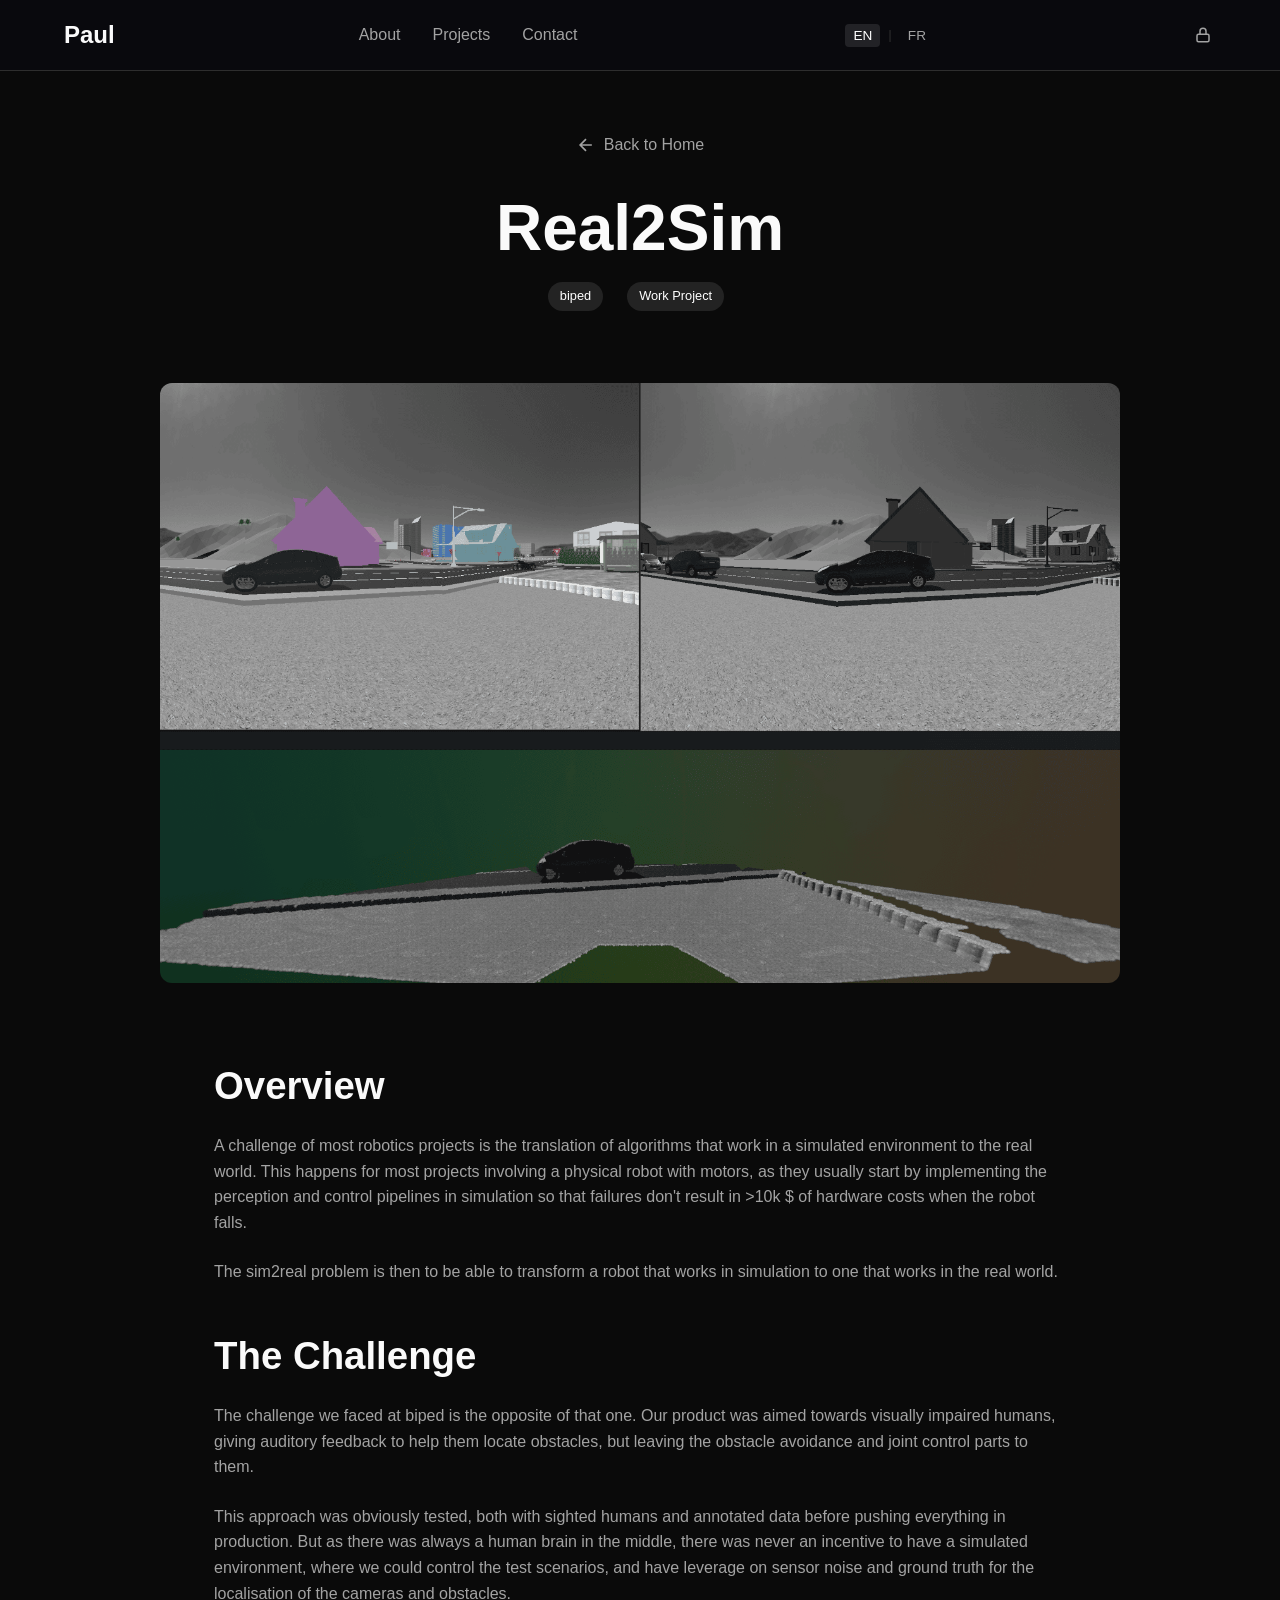
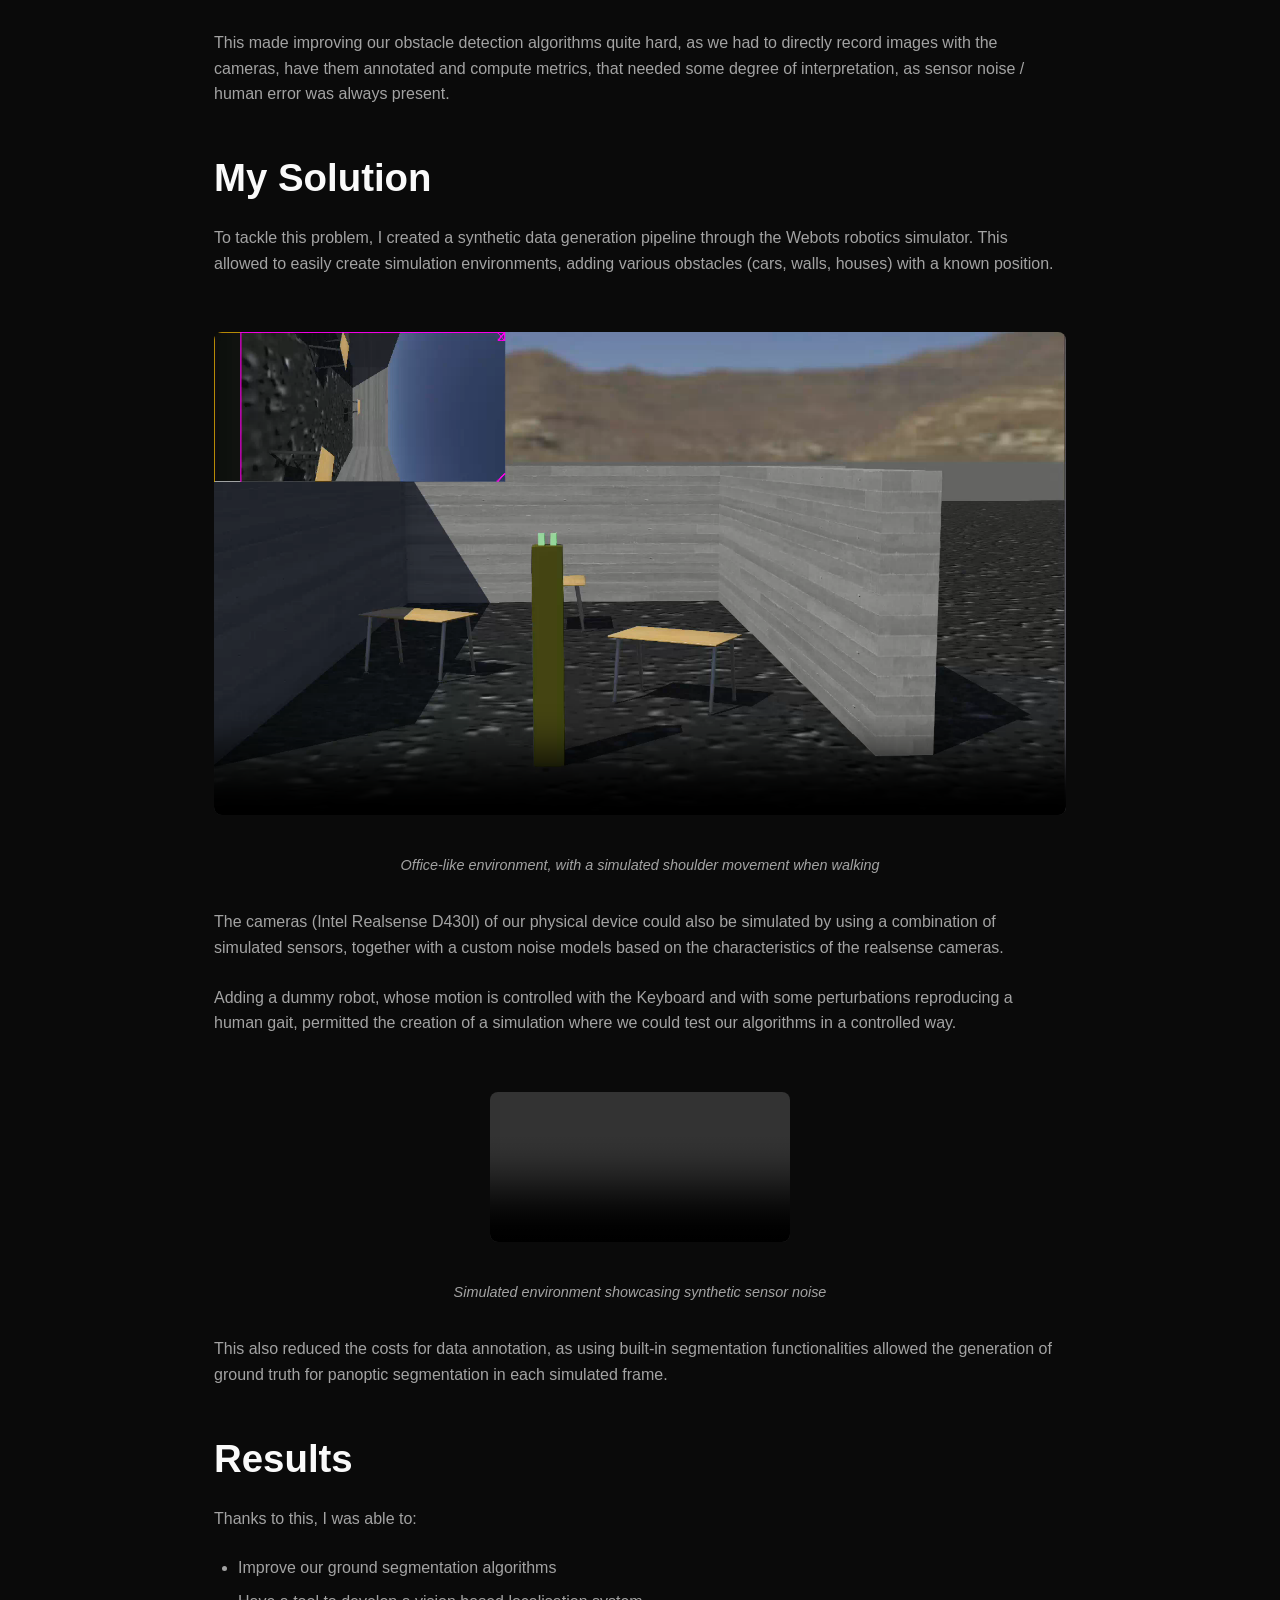
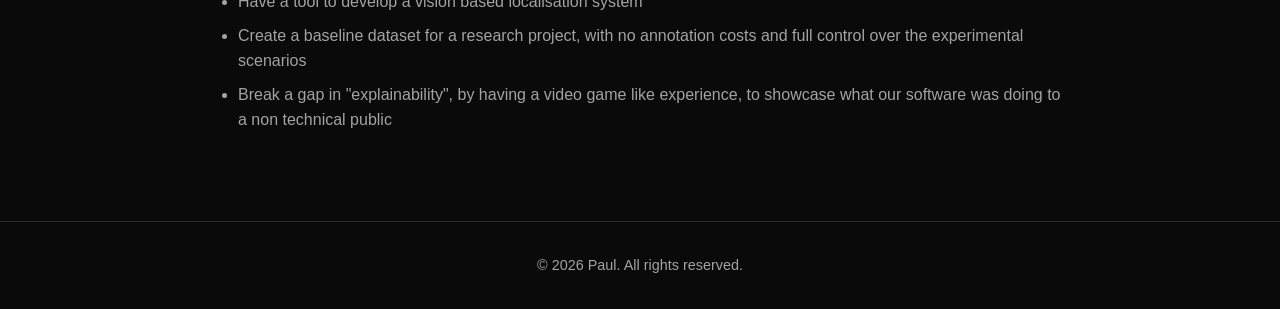
<file: projects/real2sim.html>
<!DOCTYPE html>
<html lang="en">
<head>
    <meta charset="UTF-8">
    <meta name="viewport" content="width=device-width, initial-scale=1.0">
    <title>Real2Sim | Paul - Robotics Engineer</title>
    <link rel="icon" type="image/svg+xml" href="../favicon.svg">
    <link rel="stylesheet" href="../css/style.css">
</head>
<body>
    <nav class="navbar">
        <div class="nav-container">
            <a href="../index.html" class="nav-logo">Paul</a>
            <ul class="nav-links">
                <li><a href="../index.html#about" data-i18n="nav.about">About</a></li>
                <li><a href="../index.html#projects" data-i18n="nav.projects">Projects</a></li>
                <li><a href="../index.html#contact" data-i18n="nav.contact">Contact</a></li>
            </ul>
            <div class="lang-switcher">
                <button data-lang="en">EN</button>
                <span class="lang-divider">|</span>
                <button data-lang="fr">FR</button>
            </div>
            <button class="nav-toggle" aria-label="Toggle navigation">
                <span></span>
                <span></span>
                <span></span>
            </button>
        </div>
    </nav>

    <main class="project-page">
        <div class="project-header">
            <a href="../index.html#projects" class="back-link">
                <svg width="20" height="20" viewBox="0 0 24 24" fill="none" stroke="currentColor" stroke-width="2">
                    <path d="M19 12H5M12 19l-7-7 7-7"/>
                </svg>
                <span data-i18n="projects.backToHome">Back to Home</span>
            </a>
            <h1 data-i18n="projects.real2sim.title">Real2Sim</h1>
            <div class="project-meta">
                <span class="project-tag" data-i18n="tags.biped">biped</span>
                <span class="project-tag" data-i18n="tags.workProject">Work Project</span>
            </div>
        </div>

            <img src="../assets/images/webots_example.png" alt="Real2Sim - Webots simulation environment" class="project-hero-image">

        <div class="project-content">
            <h2 data-i18n="projects.real2sim.overview">Overview</h2>
            <p data-i18n="projects.real2sim.overviewP1">
                A challenge of most robotics projects is the translation of algorithms that work in a simulated
                environment to the real world. This happens for most projects involving a physical robot with motors,
                as they usually start by implementing the perception and control pipelines in simulation so that
                failures don't result in >10k $ of hardware costs when the robot falls.
            </p>
            <p data-i18n="projects.real2sim.overviewP2">
                The sim2real problem is then to be able to transform a robot that works in simulation to one that
                works in the real world.
            </p>

            <h2 data-i18n="projects.real2sim.challenge">The Challenge</h2>
            <p data-i18n="projects.real2sim.challengeP1">
                The challenge we faced at biped is the opposite of that one. Our product was aimed towards visually
                impaired humans, giving auditory feedback to help them locate obstacles, but leaving the obstacle
                avoidance and joint control parts to them.
            </p>
            <p data-i18n="projects.real2sim.challengeP2">
                This approach was obviously tested, both with sighted humans and annotated data before pushing
                everything in production. But as there was always a human brain in the middle, there was never an
                incentive to have a simulated environment, where we could control the test scenarios, and have
                leverage on sensor noise and ground truth for the localisation of the cameras and obstacles.
            </p>
            <p data-i18n="projects.real2sim.challengeP3">
                This made improving our obstacle detection algorithms quite hard, as we had to directly record
                images with the cameras, have them annotated and compute metrics, that needed some degree of
                interpretation, as sensor noise / human error was always present.
            </p>

            <h2 data-i18n="projects.real2sim.solution">My Solution</h2>
            <p data-i18n="projects.real2sim.solutionP1">
                To tackle this problem, I created a synthetic data generation pipeline through the Webots robotics simulator.
                This allowed to easily create simulation environments, adding various obstacles (cars, walls, houses)
                with a known position.
            </p>

            <figure>
                <video controls loop style="max-width: 100%;">
                    <source src="../assets/videos/webots_shoulder.webm" type="video/webm">
                </video>
                <figcaption data-i18n="projects.real2sim.figOffice">Office-like environment, with a simulated shoulder movement when walking</figcaption>
            </figure>

            <p data-i18n="projects.real2sim.solutionP2">
                The cameras (Intel Realsense D430I) of our physical device could also be simulated by using a
                combination of simulated sensors, together with a custom noise models based on the characteristics
                of the realsense cameras.
            </p>
            <p data-i18n="projects.real2sim.solutionP3">
                Adding a dummy robot, whose motion is controlled with the Keyboard and with some perturbations
                reproducing a human gait, permitted the creation of a simulation where we could test our algorithms
                in a controlled way.
            </p>

            <figure>
                <video controls loop style="max-width: 100%;">
                    <source src="../assets/videos/simulated_environment.mp4" type="video/mp4">
                </video>
                <figcaption data-i18n="projects.real2sim.figSimNoise">Simulated environment showcasing synthetic sensor noise</figcaption>
            </figure>

            <p data-i18n="projects.real2sim.solutionP4">
                This also reduced the costs for data annotation, as using built-in segmentation functionalities
                allowed the generation of ground truth for panoptic segmentation in each simulated frame.
            </p>

            <h2 data-i18n="projects.real2sim.results">Results</h2>
            <p data-i18n="projects.real2sim.resultsIntro">Thanks to this, I was able to:</p>
            <ul>
                <li data-i18n="projects.real2sim.result1">Improve our ground segmentation algorithms</li>
                <li data-i18n="projects.real2sim.result2">Have a tool to develop a vision based localisation system</li>
                <li data-i18n="projects.real2sim.result3">Create a baseline dataset for a research project, with no annotation costs and full control over the experimental scenarios</li>
                <li data-i18n="projects.real2sim.result4">Break a gap in "explainability", by having a video game like experience, to showcase what our software was doing to a non technical public</li>
            </ul>
        </div>
    </main>

    <footer class="footer">
        <div class="container">
            <p>&copy; <span data-i18n="footer.copyright">2026 Paul. All rights reserved.</span></p>
        </div>
    </footer>

    <script src="../js/i18n.js"></script>
    <script src="../js/gate.js"></script>
    <script src="../js/main.js"></script>
</body>
</html>
</file>
<file: css/style.css>
/* CSS Variables */
:root {
    --color-bg: #0a0a0a;
    --color-bg-secondary: #171717;
    --color-bg-card: #1f1f1f;
    --color-text: #fafafa;
    --color-text-muted: #a3a3a3;
    --color-primary: #ffffff;
    --color-primary-hover: #d4d4d4;
    --color-accent: #737373;
    --color-border: #2e2e2e;
    --font-sans: 'Inter', -apple-system, BlinkMacSystemFont, 'Segoe UI', Roboto, sans-serif;
    --font-mono: 'JetBrains Mono', 'Fira Code', monospace;
    --transition: 0.3s ease;
    --shadow: 0 4px 6px -1px rgba(0, 0, 0, 0.3), 0 2px 4px -2px rgba(0, 0, 0, 0.2);
    --shadow-lg: 0 10px 15px -3px rgba(0, 0, 0, 0.3), 0 4px 6px -4px rgba(0, 0, 0, 0.2);
}

/* Reset */
*, *::before, *::after {
    box-sizing: border-box;
    margin: 0;
    padding: 0;
}

html {
    scroll-behavior: smooth;
}

body {
    font-family: var(--font-sans);
    background-color: var(--color-bg);
    color: var(--color-text);
    line-height: 1.6;
    min-height: 100vh;
}

/* Typography */
h1, h2, h3, h4, h5, h6 {
    font-weight: 600;
    line-height: 1.2;
}

h1 { font-size: clamp(2.5rem, 5vw, 4rem); }
h2 { font-size: clamp(1.75rem, 3vw, 2.5rem); }
h3 { font-size: clamp(1.25rem, 2vw, 1.5rem); }

a {
    color: var(--color-primary);
    text-decoration: none;
    transition: color var(--transition);
}

a:hover {
    color: var(--color-accent);
}

/* Container */
.container {
    max-width: 1200px;
    margin: 0 auto;
    padding: 0 1.5rem;
}

/* Navigation */
.navbar {
    position: fixed;
    top: 0;
    left: 0;
    right: 0;
    z-index: 1000;
    background: rgba(10, 10, 10, 0.9);
    backdrop-filter: blur(12px);
    border-bottom: 1px solid var(--color-border);
}

.nav-container {
    max-width: 1200px;
    margin: 0 auto;
    padding: 1rem 1.5rem;
    display: flex;
    justify-content: space-between;
    align-items: center;
}

.nav-logo {
    font-size: 1.5rem;
    font-weight: 700;
    color: var(--color-text);
}

.nav-links {
    display: flex;
    gap: 2rem;
    list-style: none;
}

.nav-links a {
    color: var(--color-text-muted);
    font-weight: 500;
    transition: color var(--transition);
}

.nav-links a:hover {
    color: var(--color-text);
}

.nav-toggle {
    display: none;
    flex-direction: column;
    gap: 5px;
    background: none;
    border: none;
    cursor: pointer;
    padding: 5px;
}

.nav-toggle span {
    display: block;
    width: 25px;
    height: 2px;
    background: var(--color-text);
    transition: var(--transition);
}

/* Language Switcher */
.lang-switcher {
    display: flex;
    align-items: center;
    gap: 0.5rem;
    margin-left: 1.5rem;
}

.lang-switcher button {
    background: none;
    border: none;
    color: var(--color-text-muted);
    font-size: 0.85rem;
    font-weight: 500;
    cursor: pointer;
    padding: 0.25rem 0.5rem;
    border-radius: 4px;
    transition: all var(--transition);
}

.lang-switcher button:hover {
    color: var(--color-text);
}

.lang-switcher button.active {
    color: var(--color-primary);
    background: rgba(255, 255, 255, 0.1);
}

.lang-divider {
    color: var(--color-border);
    font-size: 0.85rem;
}

/* Hero Section */
.hero {
    min-height: 100vh;
    display: flex;
    align-items: center;
    padding-top: 80px;
}

.hero-content {
    max-width: 1200px;
    margin: 0 auto;
    padding: 2rem 1.5rem;
    display: grid;
    grid-template-columns: 1fr 1fr;
    gap: 4rem;
    align-items: center;
}

.hero-text h1 {
    margin-bottom: 0.5rem;
}

.highlight {
    color: var(--color-primary);
}

.tagline {
    font-size: 1.5rem;
    color: var(--color-accent);
    margin-bottom: 1.5rem;
    font-weight: 500;
}

.intro {
    color: var(--color-text-muted);
    font-size: 1.1rem;
    margin-bottom: 2rem;
    max-width: 500px;
}

.hero-cta {
    display: flex;
    gap: 1rem;
    flex-wrap: wrap;
}

/* Buttons */
.btn {
    display: inline-flex;
    align-items: center;
    justify-content: center;
    padding: 0.875rem 1.75rem;
    font-size: 1rem;
    font-weight: 500;
    border-radius: 8px;
    transition: all var(--transition);
    cursor: pointer;
    border: none;
}

.btn-primary {
    background: var(--color-primary);
    color: var(--color-bg);
}

.btn-primary:hover {
    background: var(--color-primary-hover);
    color: var(--color-bg);
    transform: translateY(-2px);
    box-shadow: var(--shadow-lg);
}

.btn-secondary {
    background: transparent;
    color: var(--color-text);
    border: 1px solid var(--color-border);
}

.btn-secondary:hover {
    background: var(--color-bg-card);
    color: var(--color-text);
    border-color: var(--color-text-muted);
}

/* Hero Image */
.hero-image {
    display: flex;
    justify-content: center;
    align-items: center;
}

.profile-photo {
    width: 350px;
    height: 350px;
    border-radius: 50%;
    border: 2px solid var(--color-border);
    object-fit: cover;
}

.hero-image img {
    width: 350px;
    height: 350px;
    border-radius: 50%;
    object-fit: cover;
    border: 2px solid var(--color-border);
}

/* Sections */
section {
    padding: 6rem 0;
}

section h2 {
    margin-bottom: 3rem;
    text-align: center;
    position: relative;
}

section h2::after {
    content: '';
    display: block;
    width: 60px;
    height: 3px;
    background: var(--color-primary);
    margin: 1rem auto 0;
    border-radius: 2px;
}

/* About Section */
.about {
    background: var(--color-bg-secondary);
}

.about p {
    max-width: 800px;
    margin: 0 auto;
    text-align: center;
    color: var(--color-text-muted);
    font-size: 1.1rem;
}

/* Projects Grid */
.project-grid {
    display: grid;
    grid-template-columns: repeat(auto-fill, minmax(350px, 1fr));
    gap: 2rem;
}

.project-card {
    background: var(--color-bg-card);
    border-radius: 12px;
    overflow: hidden;
    border: 1px solid var(--color-border);
    transition: all var(--transition);
    display: block;
    color: inherit;
}

.project-card:hover {
    transform: translateY(-5px);
    box-shadow: var(--shadow-lg);
    border-color: var(--color-primary);
    color: inherit;
}

.project-image {
    aspect-ratio: 4 / 3;
    overflow: hidden;
    background: var(--color-bg-secondary);
}

.project-image img {
    width: 100%;
    height: 100%;
    object-fit: cover;
    transition: transform var(--transition);
}

.project-card:hover .project-image img {
    transform: scale(1.05);
}

.placeholder-image {
    display: flex;
    align-items: center;
    justify-content: center;
    color: var(--color-text-muted);
    font-size: 1.5rem;
    font-weight: 600;
}

.project-info {
    padding: 1.5rem;
}

.project-info h3 {
    margin-bottom: 0.5rem;
    color: var(--color-text);
}

.project-info p {
    color: var(--color-text-muted);
    font-size: 0.95rem;
    margin-bottom: 1rem;
}

.project-tag {
    display: inline-block;
    padding: 0.25rem 0.75rem;
    background: rgba(255, 255, 255, 0.1);
    color: var(--color-primary);
    border-radius: 20px;
    font-size: 0.8rem;
    margin-right: 0.5rem;
    margin-bottom: 0.5rem;
}

/* Experience + Projects Layout (index page) */
.experience {
    background: var(--color-bg-secondary);
}

.experience-layout {
    display: grid;
    grid-template-columns: 1fr 1fr;
    gap: 4rem;
    align-items: start;
}

.experience-left h2,
.experience-right h2 {
    text-align: left;
}

.experience-left h2::after,
.experience-right h2::after {
    margin: 1rem 0 0;
}

.experience-intro {
    color: var(--color-text-muted);
    font-size: 1rem;
    margin-bottom: 2rem;
}

/* Timeline strip (left-aligned, no zigzag) */
.timeline-strip {
    position: relative;
    padding: 0.5rem 0;
}

.timeline-group {
    position: relative;
    padding: 1.5rem 0;
}

.timeline-group::before {
    content: '';
    position: absolute;
    left: 0.35rem;
    top: 3rem;
    bottom: 0.5rem;
    width: 2px;
    background: var(--color-border);
}

.timeline-group + .timeline-group {
    margin-top: 0.5rem;
}

.timeline-group-label {
    font-family: var(--font-mono);
    font-size: 0.7rem;
    font-weight: 600;
    text-transform: uppercase;
    letter-spacing: 0.15em;
    color: var(--color-accent);
    margin-bottom: 1.25rem;
    padding-left: 1.75rem;
}

.timeline-group-label::before {
    content: '';
    display: inline-block;
    width: 1.25rem;
    height: 1px;
    background: var(--color-border);
    vertical-align: middle;
    margin-right: 0.5rem;
}

.timeline-node {
    position: relative;
    padding-left: 1.75rem;
    margin-bottom: 1.75rem;
}

.timeline-node:last-child {
    margin-bottom: 0;
}

.timeline-dot {
    position: absolute;
    left: 0;
    top: 0.25rem;
    width: 12px;
    height: 12px;
    background: var(--color-bg-secondary);
    border: 2px solid var(--color-primary);
    border-radius: 50%;
    z-index: 1;
}

.timeline-node:hover .timeline-dot {
    background: var(--color-primary);
}

.timeline-date {
    font-family: var(--font-mono);
    font-size: 0.75rem;
    color: var(--color-accent);
    margin-bottom: 0.15rem;
}

.timeline-label {
    font-weight: 600;
    font-size: 0.95rem;
    margin-bottom: 0.15rem;
}

.timeline-desc {
    font-size: 0.85rem;
    color: var(--color-text-muted);
    line-height: 1.4;
}

.timeline-cta {
    margin-top: 2rem;
}

/* Projects grid in right column */
.experience-right .project-grid {
    grid-template-columns: 1fr;
}

@media (max-width: 968px) {
    .experience-layout {
        grid-template-columns: 1fr;
        gap: 3rem;
    }

    .experience-left h2,
    .experience-right h2 {
        text-align: center;
    }

    .experience-left h2::after,
    .experience-right h2::after {
        margin: 1rem auto 0;
    }

    .experience-right .project-grid {
        grid-template-columns: repeat(auto-fill, minmax(300px, 1fr));
    }
}

/* Biped Project Timeline (detail page) */
.project-timeline {
    position: relative;
    max-width: 900px;
    margin: 0 auto;
    padding: 1rem 0 1rem 2.5rem;
}

.project-timeline::before {
    content: '';
    position: absolute;
    left: 0.5rem;
    top: 0;
    bottom: 0;
    width: 2px;
    background: var(--color-border);
}

.timeline-era {
    position: relative;
    margin-bottom: 3rem;
}

.timeline-era:last-child {
    margin-bottom: 0;
}

.timeline-era::before {
    content: '';
    position: absolute;
    left: -2.25rem;
    top: 0.5rem;
    width: 12px;
    height: 12px;
    background: var(--color-bg);
    border: 2px solid var(--color-primary);
    border-radius: 50%;
}

.era-header {
    display: flex;
    align-items: baseline;
    gap: 1rem;
    flex-wrap: wrap;
    margin-bottom: 0.75rem;
}

.era-period {
    font-family: var(--font-mono);
    font-size: 0.8rem;
    color: var(--color-accent);
    white-space: nowrap;
}

.era-title {
    font-size: 1.25rem;
    font-weight: 600;
}

.era-features {
    color: var(--color-text-muted);
    padding-left: 1.25rem;
    margin: 0;
}

.era-features li {
    margin-bottom: 0.35rem;
    font-size: 0.95rem;
}

.era-features strong {
    color: var(--color-text);
}

.project-stats {
    display: grid;
    grid-template-columns: repeat(auto-fit, minmax(140px, 1fr));
    gap: 1.5rem;
    max-width: 900px;
    margin: 0 auto 3rem;
    padding: 0 1.5rem;
}

.stat-card {
    background: var(--color-bg-card);
    border: 1px solid var(--color-border);
    border-radius: 12px;
    padding: 1.5rem;
    text-align: center;
}

.stat-value {
    font-size: 2rem;
    font-weight: 700;
    display: block;
    margin-bottom: 0.25rem;
}

.stat-label {
    font-size: 0.85rem;
    color: var(--color-text-muted);
}

@media (max-width: 480px) {
    .project-stats {
        grid-template-columns: repeat(2, 1fr);
    }
}

/* Publications (inside experience-left column) */
.publications-heading {
    margin-top: 3rem;
}

.publication-list {
    display: flex;
    flex-direction: column;
    gap: 1rem;
}

.publication-item {
    display: flex;
    align-items: flex-start;
    gap: 1.25rem;
    padding: 1.25rem 1.5rem;
    background: var(--color-bg-card);
    border: 1px solid var(--color-border);
    border-radius: 12px;
    text-decoration: none;
    color: var(--color-text);
    transition: var(--transition);
}

.publication-item:hover {
    border-color: var(--color-primary);
    transform: translateY(-2px);
    box-shadow: var(--shadow-lg);
}

.publication-affiliations {
    display: flex;
    flex-direction: column;
    gap: 0.4rem;
    flex-shrink: 0;
    min-width: 140px;
}

.affiliation-badge {
    display: block;
    width: 140px;
    padding: 0.25rem 0.6rem;
    background: rgba(100, 255, 218, 0.08);
    border: 1px solid var(--color-primary);
    border-radius: 6px;
    font-size: 0.75rem;
    color: var(--color-primary);
    white-space: nowrap;
    text-align: center;
    box-sizing: border-box;
}

.publication-body {
    flex: 1;
    min-width: 0;
}

.publication-body h3 {
    font-size: 1rem;
    margin-bottom: 0.35rem;
    line-height: 1.4;
}

.publication-authors {
    color: var(--color-text-muted);
    font-size: 0.875rem;
    margin-bottom: 0.2rem;
}

.publication-venue {
    color: var(--color-primary);
    font-size: 0.8rem;
    font-family: var(--font-mono);
}

.publication-link-icon {
    flex-shrink: 0;
    color: var(--color-text-muted);
    margin-top: 0.25rem;
    transition: var(--transition);
}

.publication-item:hover .publication-link-icon {
    color: var(--color-primary);
}

/* Contact Section */
.contact {
    background: var(--color-bg-secondary);
    text-align: center;
}

.contact p {
    color: var(--color-text-muted);
    margin-bottom: 2rem;
}

.contact-links {
    display: flex;
    justify-content: center;
    gap: 2rem;
    flex-wrap: wrap;
}

.contact-link {
    display: flex;
    align-items: center;
    gap: 0.5rem;
    color: var(--color-text);
    padding: 0.75rem 1.5rem;
    border: 1px solid var(--color-border);
    border-radius: 8px;
    transition: all var(--transition);
}

.contact-link:hover {
    background: var(--color-bg-card);
    border-color: var(--color-primary);
    color: var(--color-primary);
}

.contact-link svg {
    width: 20px;
    height: 20px;
}

/* Footer */
.footer {
    background: var(--color-bg);
    padding: 2rem 0;
    text-align: center;
    border-top: 1px solid var(--color-border);
}

.footer p {
    color: var(--color-text-muted);
    font-size: 0.9rem;
}

/* Project Page Styles */
.project-page {
    padding-top: 100px;
    min-height: 100vh;
}

.project-header {
    max-width: 900px;
    margin: 0 auto;
    padding: 2rem 1.5rem;
    text-align: center;
}

.project-header h1 {
    margin-bottom: 1rem;
}

.project-meta {
    display: flex;
    justify-content: center;
    gap: 1rem;
    flex-wrap: wrap;
    margin-bottom: 2rem;
}

.back-link {
    display: inline-flex;
    align-items: center;
    gap: 0.5rem;
    color: var(--color-text-muted);
    margin-bottom: 2rem;
}

.back-link:hover {
    color: var(--color-primary);
}

/* Rerun Viewer Container */
.rerun-container {
    width: 100%;
    max-width: 1400px;
    margin: 2rem auto;
    padding: 0 1.5rem;
}

.rerun-viewer {
    width: 100%;
    height: 600px;
    border: 1px solid var(--color-border);
    border-radius: 12px;
    background: var(--color-bg-secondary);
}

.rerun-placeholder {
    width: 100%;
    height: 600px;
    border: 2px dashed var(--color-border);
    border-radius: 12px;
    display: flex;
    flex-direction: column;
    align-items: center;
    justify-content: center;
    color: var(--color-text-muted);
    background: var(--color-bg-secondary);
}

.rerun-placeholder p {
    margin-bottom: 0.5rem;
}

.rerun-placeholder code {
    font-family: var(--font-mono);
    font-size: 0.9rem;
    color: var(--color-accent);
}

.project-hero-image {
    display: block;
    max-width: 100%;
    height: 600px;
    object-fit: contain;
    margin: 0 auto;
    border-radius: 12px;
}

/* Project Content */
.project-content {
    max-width: 900px;
    margin: 0 auto;
    padding: 2rem 1.5rem 4rem;
}

.project-content h2 {
    text-align: left;
    margin-top: 3rem;
    margin-bottom: 1.5rem;
}

.project-content h2::after {
    display: none;
}

.project-content p {
    color: var(--color-text-muted);
    margin-bottom: 1.5rem;
}

.project-content ul, .project-content ol {
    color: var(--color-text-muted);
    margin-bottom: 1.5rem;
    padding-left: 1.5rem;
}

.project-content li {
    margin-bottom: 0.5rem;
}

.project-content img {
    max-width: 100%;
    height: auto;
    border-radius: 8px;
    margin: 1.5rem 0;
}

.project-content video {
    max-width: 100%;
    height: auto;
    border-radius: 8px;
    margin: 1.5rem 0;
}

.project-content figure {
    margin: 2rem 0;
    text-align: center;
}

.project-content figcaption {
    color: var(--color-text-muted);
    font-size: 0.9rem;
    margin-top: 0.5rem;
    font-style: italic;
}

.project-content h3 {
    margin-top: 2.5rem;
    margin-bottom: 1rem;
}

.project-content strong {
    color: var(--color-text);
}

.project-content code {
    font-family: var(--font-mono);
    font-size: 0.9em;
    background-color: var(--color-bg-card);
    border: 1px solid var(--color-border);
    border-radius: 4px;
    padding: 0.1em 0.4em;
}

/* Long-form writing */
.post-lede {
    font-size: 1.15rem;
    font-style: italic;
    padding-bottom: 2rem;
    border-bottom: 1px solid var(--color-border);
    margin-bottom: 2rem;
}

.post-takeaway {
    border-left: 2px solid var(--color-border);
    padding: 0.25rem 0 0.25rem 1.25rem;
}

.figure-pair {
    display: grid;
    grid-template-columns: 1fr 1fr;
    gap: 1.5rem;
    align-items: start;
    margin: 2rem 0;
}

.figure-pair figure {
    margin: 0;
}

.figure-pair img {
    margin: 0 0 0.5rem;
}

@media (max-width: 768px) {
    .figure-pair {
        grid-template-columns: 1fr;
    }
}

/* Tables */
.table-wrapper {
    overflow-x: auto;
    margin: 2rem 0;
}

.project-content table {
    width: 100%;
    border-collapse: collapse;
    color: var(--color-text-muted);
}

.project-content th,
.project-content td {
    text-align: left;
    padding: 0.75rem 1rem;
    border-bottom: 1px solid var(--color-border);
}

.project-content th {
    color: var(--color-text);
    font-weight: 600;
    white-space: nowrap;
}

/* Responsive Design */
@media (max-width: 968px) {
    .hero-content {
        grid-template-columns: 1fr;
        text-align: center;
        gap: 2rem;
    }

    .hero-text {
        order: 2;
    }

    .hero-image {
        order: 1;
    }

    .intro {
        margin: 0 auto 2rem;
    }

    .hero-cta {
        justify-content: center;
    }

    .profile-photo,
    .hero-image img {
        width: 250px;
        height: 250px;
    }
}

@media (max-width: 768px) {
    .nav-links {
        display: none;
        position: absolute;
        top: 100%;
        left: 0;
        right: 0;
        flex-direction: column;
        background: var(--color-bg);
        padding: 1rem;
        border-bottom: 1px solid var(--color-border);
        gap: 0;
    }

    .nav-links.active {
        display: flex;
    }

    .nav-links li {
        padding: 0.75rem 0;
        border-bottom: 1px solid var(--color-border);
    }

    .nav-links li:last-child {
        border-bottom: none;
    }

    .nav-toggle {
        display: flex;
    }

    .lang-switcher {
        margin-left: auto;
        margin-right: 1rem;
    }

    .project-grid {
        grid-template-columns: 1fr;
    }

    .publication-item {
        flex-direction: column;
        gap: 0.75rem;
    }

    .publication-affiliations {
        flex-direction: row;
        flex-wrap: wrap;
        min-width: 0;
    }

    section {
        padding: 4rem 0;
    }

    .rerun-viewer,
    .rerun-placeholder,
    .project-hero-image {
        height: 400px;
    }
}

@media (max-width: 480px) {
    h1 {
        font-size: 2rem;
    }

    .tagline {
        font-size: 1.25rem;
    }

    .hero-cta {
        flex-direction: column;
    }

    .btn {
        width: 100%;
    }

    .contact-links {
        flex-direction: column;
        align-items: center;
    }

    .contact-link {
        width: 100%;
        max-width: 250px;
        justify-content: center;
    }
}

/* Password-gated content (see js/gate.js). Hidden until unlocked, and stays
   hidden if JavaScript is disabled — fail closed. When opened, the block gets
   no display override so it uses its natural layout. */
.gated:not(.gated-open) {
    display: none !important;
}
/* A gated block that lists extra pages inside the projects grid: once open, the
   wrapper itself generates no box so its <a class="project-card"> children become
   grid items and flow in alongside the public cards. */
.project-grid > .gated.gated-open {
    display: contents;
}
/* A whole gated project page (see projects/observability.html): the private body
   is one gated block holding its own project-header + project-content. Once open,
   the wrapper generates no box so those flow as if the block weren't there. */
.project-page > .gated.gated-open {
    display: contents;
}

/* "This page is private" notice shown on a locked gated page; hidden once the
   page's gated block opens. */
.gate-notice {
    color: var(--color-text-muted);
    font-style: italic;
}
.project-page:has(.gated.gated-open) .gate-notice {
    display: none;
}

/* Navbar lock control (injected by js/gate.js) */
.gate-control {
    position: relative;
    display: flex;
    align-items: center;
    margin-left: 0.75rem;
}
.gate-lock-btn {
    display: flex;
    align-items: center;
    justify-content: center;
    background: none;
    border: none;
    padding: 0.25rem;
    color: var(--color-text-muted);
    cursor: pointer;
    border-radius: 4px;
    transition: color var(--transition);
}
.gate-lock-btn:hover {
    color: var(--color-text);
}
.gate-control.is-unlocked .gate-lock-btn {
    color: var(--color-primary);
}
.gate-popover {
    position: absolute;
    top: calc(100% + 0.5rem);
    right: 0;
    background: var(--color-bg-card);
    border: 1px solid var(--color-border);
    border-radius: 8px;
    box-shadow: var(--shadow-lg);
    padding: 0.75rem;
    z-index: 1100;
    min-width: 240px;
}
.gate-form {
    display: flex;
    gap: 0.5rem;
}
.gate-input {
    flex: 1;
    min-width: 0;
    background: var(--color-bg);
    border: 1px solid var(--color-border);
    border-radius: 4px;
    padding: 0.4rem 0.6rem;
    color: var(--color-text);
    font-family: var(--font-sans);
    font-size: 0.85rem;
}
.gate-input:focus {
    outline: none;
    border-color: var(--color-text-muted);
}
.gate-submit,
.gate-relock {
    background: var(--color-primary);
    color: var(--color-bg);
    border: none;
    border-radius: 4px;
    padding: 0.4rem 0.75rem;
    font-family: var(--font-sans);
    font-size: 0.85rem;
    font-weight: 500;
    cursor: pointer;
    white-space: nowrap;
    transition: background var(--transition);
}
.gate-submit:hover,
.gate-relock:hover {
    background: var(--color-primary-hover);
}
.gate-relock {
    width: 100%;
    margin-top: 0.5rem;
    background: none;
    color: var(--color-text-muted);
    border: 1px solid var(--color-border);
}
.gate-relock:hover {
    background: var(--color-bg-secondary);
    color: var(--color-text);
}
.gate-msg {
    margin: 0;
    font-size: 0.8rem;
}
.gate-msg.gate-error {
    color: #f87171;
    margin-top: 0.5rem;
}
.gate-msg.gate-ok {
    color: var(--color-text-muted);
}
</file>
